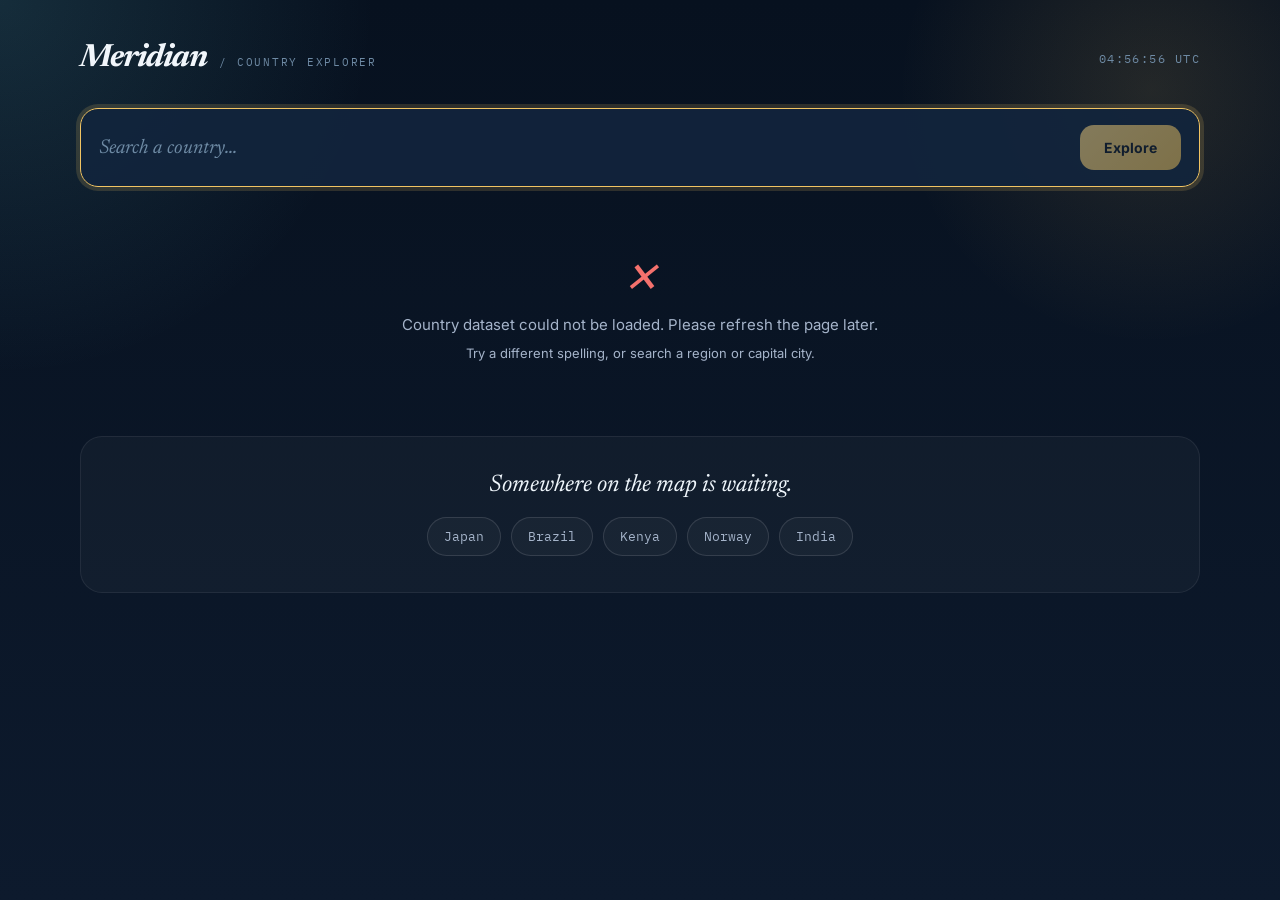
<file: Project/HTML,CSS,JS/country explore/index.html>
<!DOCTYPE html>
<html lang="en">
<head>
<meta charset="UTF-8">
<meta name="viewport" content="width=device-width, initial-scale=1.0">
<title>Meridian — Country Explorer</title>
<style>
  @import url('https://fonts.googleapis.com/css2?family=Newsreader:ital,wght@0,500;0,600;1,400&family=Inter:wght@400;500;600;700&family=IBM+Plex+Mono:wght@400;500&display=swap');

  :root{
    --bg: #08111f;
    --panel: rgba(18,36,60,0.92);
    --panel-surface: rgba(22,40,68,0.96);
    --grid-line: rgba(88,116,146,0.22);
    --ink: #F1F6FB;
    --ink-dim: #A5B4CA;
    --ink-dimmer: #6E8AA4;
    --gold: #F1C463;
    --gold-soft: rgba(241,196,99,0.18);
    --cyan: #6DD6E3;
    --error: #F4716D;
    --serif: 'Newsreader', serif;
    --sans: 'Inter', sans-serif;
    --mono: 'IBM Plex Mono', monospace;
  }

  *{
    box-sizing: border-box;
  }
  html, body{
    margin: 0;
    min-height: 100%;
    background: radial-gradient(circle at top left, rgba(109,214,227,0.14), transparent 24%),
                radial-gradient(circle at 90% 10%, rgba(241,196,99,0.12), transparent 18%),
                linear-gradient(180deg, #07111f 0%, #0d1a2d 100%);
    color: var(--ink);
    font-family: var(--sans);
  }

  body{
    background-attachment: fixed;
  }

  .wrap{
    width: min(1120px, calc(100% - 36px));
    margin: 0 auto;
    padding: 42px 0 72px;
  }

  .top-row{
    display: flex;
    align-items: center;
    justify-content: space-between;
    gap: 16px;
    margin-bottom: 34px;
  }
  .brand{
    display: flex;
    align-items: baseline;
    gap: 12px;
  }
  .brand .mark{
    font-family: var(--serif);
    font-style: italic;
    font-weight: 700;
    font-size: 32px;
    letter-spacing: -0.03em;
  }
  .brand .tag{
    font-family: var(--mono);
    font-size: 11px;
    color: var(--ink-dimmer);
    text-transform: uppercase;
    letter-spacing: 0.16em;
  }
  .coord{
    font-family: var(--mono);
    font-size: 12px;
    color: var(--ink-dimmer);
    letter-spacing: 0.12em;
  }

  .search-box{
    display: grid;
    grid-template-columns: 1fr auto;
    gap: 12px;
    background: var(--panel);
    border: 1px solid rgba(255,255,255,0.08);
    border-radius: 18px;
    padding: 16px 18px;
    box-shadow: 0 24px 52px rgba(0,0,0,0.2);
  }
  .search-box:focus-within{
    border-color: var(--gold);
    box-shadow: 0 0 0 4px rgba(241,196,99,0.16);
  }
  .search-box input{
    width: 100%;
    background: transparent;
    border: none;
    outline: none;
    font-family: var(--serif);
    font-style: italic;
    font-size: 20px;
    color: var(--ink);
    padding: 12px 0;
  }
  .search-box input::placeholder{
    color: var(--ink-dimmer);
  }
  .search-btn{
    background: linear-gradient(135deg, #f4d07d 0%, #e9bd57 100%);
    color: #101823;
    border: none;
    border-radius: 14px;
    padding: 14px 24px;
    font-family: var(--sans);
    font-weight: 700;
    font-size: 14px;
    cursor: pointer;
    transition: transform .18s ease, opacity .15s ease;
    white-space: nowrap;
  }
  .search-btn:hover{
    transform: translateY(-1px);
  }
  .search-btn:disabled{
    opacity: 0.5;
    cursor: default;
    transform: none;
  }

  .state-panel{
    margin-top: 66px;
    text-align: center;
    color: var(--ink-dim);
  }
  .state-panel.hidden{
    display: none;
  }
  .loading-dial{
    width: 40px;
    height: 40px;
    margin: 0 auto 16px;
    border-radius: 50%;
    border: 4px solid rgba(255,255,255,0.14);
    border-top-color: var(--gold);
    animation: spin 0.8s linear infinite;
  }
  @keyframes spin{
    to{ transform: rotate(360deg); }
  }
  .state-panel p{
    font-size: 15px;
    margin: 0;
    line-height: 1.6;
  }
  .error-panel .icon{
    font-family: var(--serif);
    font-style: italic;
    font-size: 42px;
    color: var(--error);
    display:block;
    margin-bottom: 10px;
  }
  .error-panel .err-name{
    color: var(--error);
    font-style: italic;
  }

  .welcome-panel{
    margin-top: 72px;
    text-align: center;
    color: var(--ink-dim);
    padding: 36px 28px;
    background: rgba(255,255,255,0.03);
    border: 1px solid rgba(255,255,255,0.07);
    border-radius: 22px;
  }
  .welcome-panel .big{
    font-family: var(--serif);
    font-style: italic;
    font-size: 24px;
    color: #eef5fb;
    margin-bottom: 20px;
  }
  .welcome-panel .examples{
    display:flex;
    justify-content: center;
    gap: 10px;
    flex-wrap: wrap;
  }
  .welcome-panel .examples span{
    font-family: var(--mono);
    font-size: 13px;
    padding: 10px 16px;
    border: 1px solid rgba(255,255,255,0.12);
    border-radius: 999px;
    cursor: pointer;
    transition: border-color .15s ease, color .15s ease, transform .15s ease;
    background: rgba(255,255,255,0.03);
  }
  .welcome-panel .examples span:hover{
    border-color: var(--gold);
    color: var(--gold);
    transform: translateY(-1px);
  }

  .match-list{
    margin-top: 34px;
  }
  .match-list.hidden{
    display:none;
  }
  .match-label{
    font-family: var(--mono);
    font-size: 11px;
    text-transform: uppercase;
    letter-spacing: 0.08em;
    color: var(--ink-dimmer);
    margin-bottom: 12px;
  }
  .match-item{
    display:flex;
    align-items:center;
    gap: 16px;
    padding: 16px 18px;
    background: var(--panel);
    border: 1px solid rgba(255,255,255,0.08);
    border-radius: 16px;
    margin-bottom: 12px;
    cursor: pointer;
    transition: transform .15s ease, border-color .15s ease;
  }
  .match-item:hover{
    border-color: var(--gold);
    transform: translateX(2px);
  }
  .match-item img{
    width: 52px;
    height: 34px;
    object-fit: cover;
    border-radius: 7px;
  }
  .match-item .m-name{
    font-weight: 600;
    font-size: 15px;
  }
  .match-item .m-region{
    font-family: var(--mono);
    font-size: 12px;
    color: var(--ink-dimmer);
  }

  #entry{
    margin-top: 42px;
  }
  #entry.hidden{
    display: none;
  }

  .entry-header{
    display:flex;
    gap: 26px;
    align-items: flex-start;
    padding-bottom: 24px;
    border-bottom: 1px solid rgba(255,255,255,0.08);
    margin-bottom: 30px;
    flex-wrap: wrap;
  }
  .flag-frame{
    flex-shrink: 0;
    width: 160px;
    min-height: 104px;
    border: 1px solid rgba(255,255,255,0.08);
    border-radius: 14px;
    padding: 8px;
    background: var(--panel);
  }
  .flag-frame img{
    width: 100%;
    display: block;
    border-radius: 10px;
  }
  .headword-block{
    flex: 1;
    min-width: 220px;
  }
  .headword{
    font-family: var(--serif);
    font-size: 42px;
    font-weight: 700;
    line-height: 1.05;
    margin-bottom: 10px;
  }
  .official-name{
    font-family: var(--mono);
    font-size: 13px;
    color: var(--ink-dimmer);
    margin-bottom: 18px;
  }
  .stamp-row{
    display:flex;
    gap: 10px;
    flex-wrap: wrap;
  }
  .stamp{
    font-family: var(--mono);
    font-size: 11.5px;
    padding: 6px 12px;
    border-radius: 999px;
    border: 1px solid var(--cyan);
    color: var(--cyan);
    text-transform: uppercase;
    letter-spacing: 0.04em;
  }

  .fact-grid{
    display:grid;
    grid-template-columns: repeat(3, minmax(0, 1fr));
    gap: 16px;
    margin-bottom: 28px;
  }
  .fact-box{
    background: var(--panel);
    border: 1px solid rgba(255,255,255,0.08);
    border-radius: 18px;
    padding: 20px 22px;
    min-height: 110px;
  }
  .fact-box .k{
    font-family: var(--mono);
    font-size: 10.5px;
    text-transform: uppercase;
    letter-spacing: 0.07em;
    color: var(--ink-dimmer);
    margin-bottom: 10px;
  }
  .fact-box .v{
    font-family: var(--sans);
    font-size: 16px;
    font-weight: 600;
    line-height: 1.5;
  }
  .fact-box .v.mono{
    font-family: var(--mono);
    font-weight: 500;
  }

  .section{
    margin-bottom: 26px;
  }
  .section-label{
    font-family: var(--mono);
    font-size: 11px;
    text-transform: uppercase;
    letter-spacing: 0.08em;
    color: var(--ink-dimmer);
    margin-bottom: 12px;
  }
  .chip-row{
    display:flex;
    flex-wrap: wrap;
    gap: 10px;
  }
  .info-chip{
    font-family: var(--mono);
    font-size: 12.5px;
    padding: 8px 14px;
    border-radius: 999px;
    background: var(--panel);
    border: 1px solid rgba(255,255,255,0.08);
    color: var(--ink-dim);
    transition: border-color .15s ease, color .15s ease, transform .15s ease;
  }
  .info-chip:hover{
    border-color: var(--gold);
    color: var(--ink);
    transform: translateY(-1px);
  }
  .border-chip{
    cursor: pointer;
  }
  .border-chip:hover{
    border-color: var(--gold);
    color: var(--gold);
  }
  .empty-note{
    font-family: var(--mono);
    font-size: 12.5px;
    color: var(--ink-dimmer);
    font-style: italic;
  }

  .source-note{
    margin-top: 36px;
    padding-top: 16px;
    border-top: 1px solid rgba(255,255,255,0.08);
    font-family: var(--mono);
    font-size: 11px;
    color: var(--ink-dimmer);
  }
  .source-note a{
    color: var(--cyan);
    text-decoration: none;
  }

  @media (max-width: 900px){
    .fact-grid{
      grid-template-columns: repeat(2, minmax(0, 1fr));
    }
  }
  @media (max-width: 760px){
    .top-row{
      flex-direction: column;
      align-items: flex-start;
    }
    .search-box{
      grid-template-columns: 1fr;
    }
    .search-btn{
      width: 100%;
    }
  }
  @media (max-width: 640px){
    .headword{
      font-size: 30px;
    }
    .flag-frame{
      width: 100%;
    }
    .fact-grid{
      grid-template-columns: 1fr;
    }
    .entry-header{
      padding-bottom: 20px;
    }
  }
</style>
</head>
<body>
<div class="wrap">

  <div class="top-row">
    <div class="brand">
      <span class="mark">Meridian</span>
      <span class="tag">/ country explorer</span>
    </div>
    <span class="coord" id="clock">--° --°</span>
  </div>

  <form class="search-box" id="searchForm">
    <input type="text" id="countryInput" placeholder="Search a country…" autocomplete="off" autofocus>
    <button type="submit" class="search-btn" id="searchBtn">Explore</button>
  </form>

  <div class="state-panel hidden" id="loadingPanel">
    <div class="loading-dial"></div>
    <p>Charting the coordinates…</p>
  </div>

  <div class="state-panel hidden error-panel" id="errorPanel">
    <span class="icon">✕</span>
    <p>No country found matching <span class="err-name" id="errorWord"></span>.</p>
    <p style="margin-top:6px; font-size:13px;">Try a different spelling, or search a region or capital city.</p>
  </div>

  <div class="welcome-panel" id="welcomePanel">
    <div class="big">Somewhere on the map is waiting.</div>
    <div class="examples">
      <span data-country="Japan">Japan</span>
      <span data-country="Brazil">Brazil</span>
      <span data-country="Kenya">Kenya</span>
      <span data-country="Norway">Norway</span>
      <span data-country="India">India</span>
    </div>
  </div>

  <div class="match-list hidden" id="matchList">
    <div class="match-label">Multiple matches — pick one</div>
    <div id="matchItems"></div>
  </div>

  <div id="entry" class="hidden"></div>

</div>

<script>
  const form = document.getElementById('searchForm');
  const input = document.getElementById('countryInput');
  const searchBtn = document.getElementById('searchBtn');
  const loadingPanel = document.getElementById('loadingPanel');
  const errorPanel = document.getElementById('errorPanel');
  const errorWord = document.getElementById('errorWord');
  const welcomePanel = document.getElementById('welcomePanel');
  const matchList = document.getElementById('matchList');
  const matchItems = document.getElementById('matchItems');
  const entryEl = document.getElementById('entry');
  const clock = document.getElementById('clock');

  const COUNTRY_DATA_URL = 'https://raw.githubusercontent.com/mledoze/countries/master/countries.json';
  let countryList = [];

  function setClock(){
    const now = new Date();
    clock.textContent = now.toUTCString().slice(17, 25) + ' UTC';
  }
  setClock();
  setInterval(setClock, 1000);

  document.querySelectorAll('.welcome-panel .examples span').forEach(el => {
    el.addEventListener('click', () => {
      input.value = el.dataset.country;
      form.requestSubmit();
    });
  });

  function showState(state, word){
    welcomePanel.classList.add('hidden');
    matchList.classList.add('hidden');
    loadingPanel.classList.toggle('hidden', state !== 'loading');
    errorPanel.classList.toggle('hidden', state !== 'error');
    entryEl.classList.toggle('hidden', state !== 'result');
    if (state === 'error') errorWord.textContent = `"${word}"`;
    if (state === 'idle') welcomePanel.classList.remove('hidden');
  }

  function escapeHtml(str){
    const div = document.createElement('div');
    div.textContent = str ?? '';
    return div.innerHTML;
  }

  function formatPopulation(num){
    if (typeof num !== 'number') return '—';
    return num.toLocaleString('en-US');
  }

  function formatCurrencies(currencies){
    if (!currencies) return [];
    return Object.values(currencies).map(c => {
      const name = c.name || 'Unknown';
      const symbol = c.symbol ? ` (${c.symbol})` : '';
      return `${name}${symbol}`;
    });
  }

  function formatLanguages(languages){
    if (!languages) return [];
    return Object.values(languages);
  }

  function getFlagUrl(country){
    if (!country.cca2) return '';
    return `https://flagcdn.com/w320/${country.cca2.toLowerCase()}.png`;
  }

  function mapCountryForRender(country){
    return {
      ...country,
      flags: {
        png: getFlagUrl(country),
        svg: getFlagUrl(country),
        alt: `Flag of ${country.name?.common || country.name?.official || country.cca3 || 'country'}`
      }
    };
  }

  async function loadCountryData(){
    try{
      const res = await fetch(COUNTRY_DATA_URL);
      if (!res.ok) throw new Error('Dataset load failed');
      const data = await res.json();
      if (!Array.isArray(data)) throw new Error('Invalid country data');
      countryList = data.map(mapCountryForRender);
    } catch(err){
      console.error(err);
      searchBtn.disabled = true;
      errorWord.textContent = 'country data unavailable';
      errorPanel.querySelector('p').textContent = 'Country dataset could not be loaded. Please refresh the page later.';
      showState('error', 'country data unavailable');
    }
  }

  function findBorderNames(codes){
    return codes.map(code => {
      const found = countryList.find(c => c.cca3 === code || c.cca2 === code);
      return { name: found?.name?.common || code, code };
    });
  }

  function renderCountry(country){
    const name = country.name?.common || 'Unknown';
    const officialName = country.name?.official || '';
    const flagUrl = country.flags?.svg || country.flags?.png || '';
    const flagAlt = country.flags?.alt || `Flag of ${name}`;
    const capital = (country.capital && country.capital.length) ? country.capital.join(', ') : 'No capital';
    const region = country.region || '—';
    const subregion = country.subregion || '';
    const population = formatPopulation(country.population);
    const currencies = formatCurrencies(country.currencies);
    const languages = formatLanguages(country.languages);
    const timezones = country.timezones || [];
    const borders = country.borders || [];

    let html = '';

    html += `<div class="entry-header">`;
    html += `<div class="flag-frame">${flagUrl ? `<img src="${flagUrl}" alt="${escapeHtml(flagAlt)}">` : `<div class="empty-note">${escapeHtml(country.flag || '')}</div>`}</div>`;
    html += `<div class="headword-block">`;
    html += `<div class="headword">${escapeHtml(name)}</div>`;
    if (officialName && officialName !== name){
      html += `<div class="official-name">${escapeHtml(officialName)}</div>`;
    }
    html += `<div class="stamp-row">`;
    html += `<span class="stamp">${escapeHtml(region)}</span>`;
    if (subregion) html += `<span class="stamp">${escapeHtml(subregion)}</span>`;
    if (country.cca2) html += `<span class="stamp">${escapeHtml(country.cca2)}</span>`;
    html += `</div></div></div>`;

    html += `<div class="fact-grid">`;
    html += `<div class="fact-box"><div class="k">Capital</div><div class="v">${escapeHtml(capital)}</div></div>`;
    html += `<div class="fact-box"><div class="k">Population</div><div class="v mono">${population}</div></div>`;
    html += `<div class="fact-box"><div class="k">Region</div><div class="v">${escapeHtml(region)}${subregion ? ' · ' + escapeHtml(subregion) : ''}</div></div>`;
    html += `</div>`;

    html += `<div class="section"><div class="section-label">Currencies</div>`;
    html += `<div class="chip-row">`;
    if (currencies.length){
      currencies.forEach(c => { html += `<span class="info-chip">${escapeHtml(c)}</span>`; });
    } else {
      html += `<span class="empty-note">No currency data available</span>`;
    }
    html += `</div></div>`;

    html += `<div class="section"><div class="section-label">Languages</div>`;
    html += `<div class="chip-row">`;
    if (languages.length){
      languages.forEach(l => { html += `<span class="info-chip">${escapeHtml(l)}</span>`; });
    } else {
      html += `<span class="empty-note">No language data available</span>`;
    }
    html += `</div></div>`;

    html += `<div class="section"><div class="section-label">Time zones</div>`;
    html += `<div class="chip-row">`;
    if (timezones.length){
      timezones.forEach(tz => { html += `<span class="info-chip">${escapeHtml(tz)}</span>`; });
    } else {
      html += `<span class="empty-note">No time zone data available</span>`;
    }
    html += `</div></div>`;

    html += `<div class="section" id="bordersSection"><div class="section-label">Bordering countries</div>`;
    html += `<div class="chip-row" id="bordersRow">`;
    if (borders.length){
      html += `<span class="empty-note">Loading borders…</span>`;
    } else {
      html += `<span class="empty-note">No land borders — this country is an island or isolated territory.</span>`;
    }
    html += `</div></div>`;

    html += `<div class="source-note">Data via <a href="https://github.com/mledoze/countries" target="_blank" rel="noopener">mledoze country dataset</a></div>`;

    entryEl.innerHTML = html;
    showState('result');

    if (borders.length){
      const borderCountries = findBorderNames(borders);
      const bordersRow = document.getElementById('bordersRow');
      if (bordersRow){
        bordersRow.innerHTML = '';
        borderCountries.forEach(b => {
          const chip = document.createElement('span');
          chip.className = 'info-chip border-chip';
          chip.textContent = b.name;
          chip.addEventListener('click', () => {
            input.value = b.name;
            form.requestSubmit();
          });
          bordersRow.appendChild(chip);
        });
      }
    }
  }

  function renderMatchList(countries){
    matchItems.innerHTML = '';
    countries.slice(0, 10).forEach(c => {
      const item = document.createElement('div');
      item.className = 'match-item';
      const flagUrl = c.flags?.png || c.flags?.svg || '';
      item.innerHTML = `
        ${flagUrl ? `<img src="${flagUrl}" alt="">` : `<span>${escapeHtml(c.flag || '')}</span>`}
        <div>
          <div class="m-name">${escapeHtml(c.name?.common || '')}</div>
          <div class="m-region">${escapeHtml(c.region || '')}${c.capital ? ' · ' + escapeHtml(c.capital[0]) : ''}</div>
        </div>
      `;
      item.addEventListener('click', () => {
        matchList.classList.add('hidden');
        renderCountry(c);
      });
      matchItems.appendChild(item);
    });
    welcomePanel.classList.add('hidden');
    loadingPanel.classList.add('hidden');
    errorPanel.classList.add('hidden');
    entryEl.classList.add('hidden');
    matchList.classList.remove('hidden');
  }

  async function lookup(query){
    if (!countryList.length) await loadCountryData();
    showState('loading');
    searchBtn.disabled = true;
    const search = query.trim().toLowerCase();

    try{
      const results = countryList.filter(c => {
        const common = c.name?.common?.toLowerCase() || '';
        const official = c.name?.official?.toLowerCase() || '';
        const capitals = (c.capital || []).join(' ').toLowerCase();
        const alt = (c.altSpellings || []).join(' ').toLowerCase();
        return common.includes(search) || official.includes(search) || capitals.includes(search) || alt.includes(search);
      });

      if (!results.length){
        showState('error', query);
        return;
      }

      const exact = results.find(c =>
        c.name?.common?.toLowerCase() === search ||
        c.name?.official?.toLowerCase() === search ||
        (c.capital || []).some(cap => cap.toLowerCase() === search)
      );

      if (exact || results.length === 1){
        renderCountry(exact || results[0]);
      } else {
        renderMatchList(results);
      }
    } catch(err){
      console.error(err);
      showState('error', query);
    } finally {
      searchBtn.disabled = false;
    }
  }

  form.addEventListener('submit', (e) => {
    e.preventDefault();
    const query = input.value.trim();
    if (!query) return;
    lookup(query);
  });

  loadCountryData();
</script>
</body>
</html>
</file>
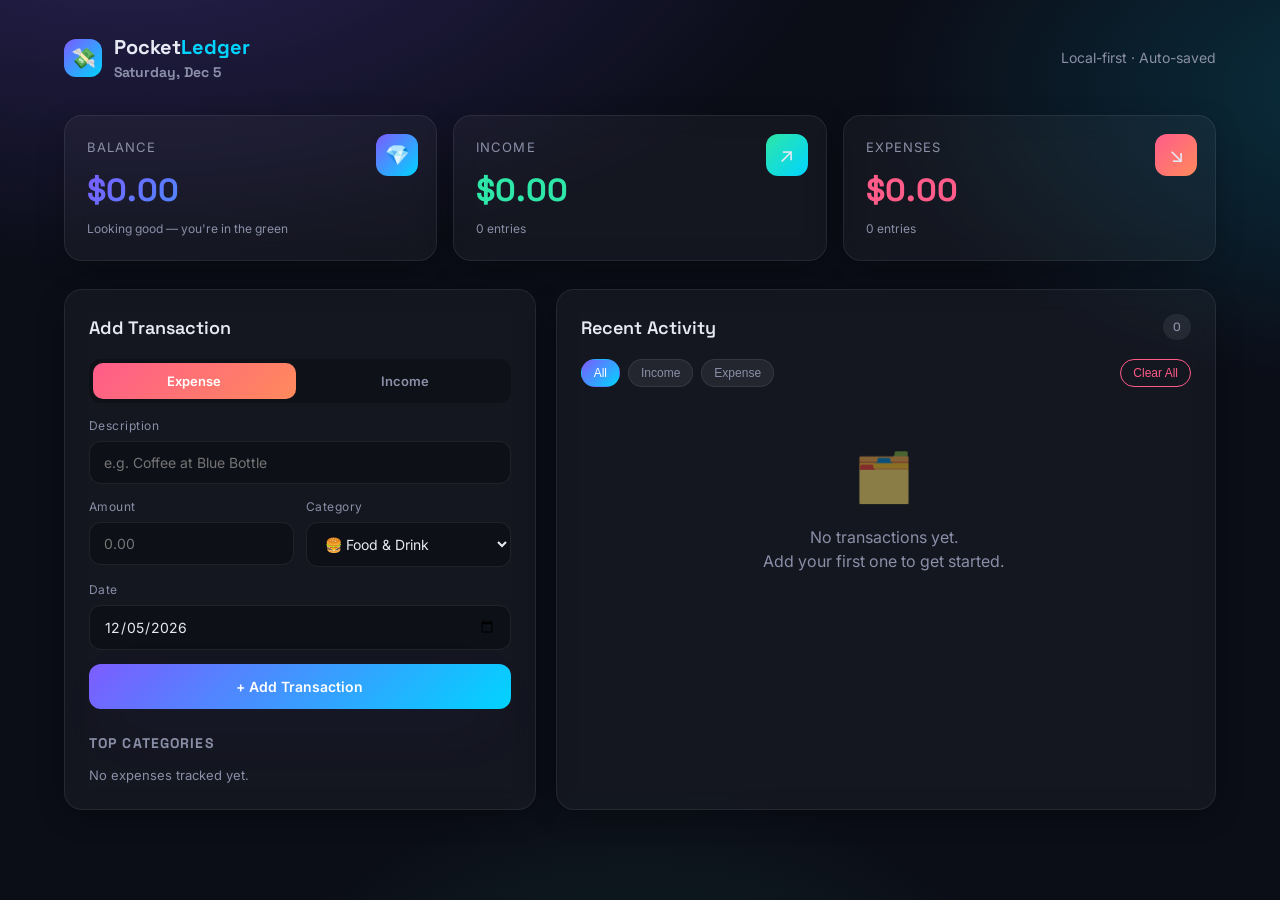
<file: Project/HTML,CSS,JS/Expense Tracker/index.html>
<!DOCTYPE html>
<html lang="en">
<head>
<meta charset="UTF-8" />
<meta name="viewport" content="width=device-width, initial-scale=1.0" />
<title>Expense Tracker — Track Your Spending Beautifully</title>
<meta name="description" content="A rich, modern expense tracker built with pure HTML, CSS, and JavaScript. Track income, expenses, categories, and balance." />
<link rel="preconnect" href="https://fonts.googleapis.com">
<link rel="preconnect" href="https://fonts.gstatic.com" crossorigin>
<link href="https://fonts.googleapis.com/css2?family=Inter:wght@400;500;600;700;800&family=Space+Grotesk:wght@600;700&display=swap" rel="stylesheet">
<style>
  :root {
    --bg-0: #0b0d17;
    --bg-1: #11142235;
    --surface: rgba(255,255,255,0.04);
    --surface-2: rgba(255,255,255,0.07);
    --border: rgba(255,255,255,0.08);
    --text: #e7e9f4;
    --muted: #8b8fa7;
    --primary: #7c5cff;
    --primary-2: #00d4ff;
    --success: #2ee6a8;
    --danger: #ff5c8a;
    --warning: #ffb547;
    --gradient: linear-gradient(135deg, #7c5cff 0%, #00d4ff 100%);
    --gradient-success: linear-gradient(135deg, #2ee6a8, #00d4ff);
    --gradient-danger: linear-gradient(135deg, #ff5c8a, #ff8a5c);
    --shadow-lg: 0 20px 60px -20px rgba(124,92,255,.45);
    --shadow-card: 0 8px 32px -8px rgba(0,0,0,.4);
    --radius: 18px;
  }

  * { box-sizing: border-box; margin: 0; padding: 0; }
  html, body { height: 100%; }
  body {
    font-family: 'Inter', system-ui, sans-serif;
    color: var(--text);
    background: var(--bg-0);
    background-image:
      radial-gradient(1200px 600px at 10% -10%, rgba(124,92,255,.25), transparent 60%),
      radial-gradient(900px 500px at 110% 10%, rgba(0,212,255,.18), transparent 60%),
      radial-gradient(700px 500px at 50% 120%, rgba(46,230,168,.12), transparent 60%);
    min-height: 100vh;
    line-height: 1.5;
    -webkit-font-smoothing: antialiased;
  }

  .app { max-width: 1200px; margin: 0 auto; padding: 32px 24px 80px; }

  header.top {
    display: flex; align-items: center; justify-content: space-between;
    margin-bottom: 32px;
  }
  .logo {
    display: flex; align-items: center; gap: 12px;
    font-family: 'Space Grotesk', sans-serif;
    font-weight: 700; font-size: 20px;
  }
  .logo-mark {
    width: 38px; height: 38px; border-radius: 12px;
    background: var(--gradient);
    display: grid; place-items: center;
    box-shadow: var(--shadow-lg);
    font-size: 20px;
  }
  .top .meta { color: var(--muted); font-size: 14px; }

  /* Stat cards */
  .stats {
    display: grid;
    grid-template-columns: repeat(3, 1fr);
    gap: 16px;
    margin-bottom: 28px;
  }
  .stat {
    position: relative; overflow: hidden;
    padding: 22px; border-radius: var(--radius);
    background: var(--surface); border: 1px solid var(--border);
    backdrop-filter: blur(12px);
    box-shadow: var(--shadow-card);
  }
  .stat .label { color: var(--muted); font-size: 13px; text-transform: uppercase; letter-spacing: .08em; }
  .stat .value {
    font-family: 'Space Grotesk', sans-serif;
    font-size: 32px; font-weight: 700; margin-top: 8px;
  }
  .stat .delta { font-size: 12px; color: var(--muted); margin-top: 6px; }
  .stat .icon {
    position: absolute; top: 18px; right: 18px;
    width: 42px; height: 42px; border-radius: 12px;
    display: grid; place-items: center;
    font-size: 20px;
  }
  .stat.balance .icon { background: var(--gradient); }
  .stat.income .icon { background: var(--gradient-success); }
  .stat.expense .icon { background: var(--gradient-danger); }
  .stat.balance .value { background: var(--gradient); -webkit-background-clip: text; background-clip: text; color: transparent; }
  .stat.income .value { color: var(--success); }
  .stat.expense .value { color: var(--danger); }

  /* Grid layout */
  .grid {
    display: grid;
    grid-template-columns: 1fr 1.4fr;
    gap: 20px;
  }

  .card {
    background: var(--surface);
    border: 1px solid var(--border);
    border-radius: var(--radius);
    padding: 24px;
    backdrop-filter: blur(12px);
    box-shadow: var(--shadow-card);
  }
  .card h2 {
    font-family: 'Space Grotesk', sans-serif;
    font-size: 18px; font-weight: 600;
    margin-bottom: 18px;
    display: flex; align-items: center; justify-content: space-between;
  }
  .card h2 .count {
    font-size: 12px; color: var(--muted); font-weight: 500;
    background: var(--surface-2); padding: 4px 10px; border-radius: 999px;
  }

  /* Form */
  .field { margin-bottom: 14px; }
  .field label { display: block; font-size: 12px; color: var(--muted); margin-bottom: 6px; letter-spacing: .04em; }
  .field input, .field select {
    width: 100%; padding: 12px 14px;
    background: rgba(0,0,0,.25);
    border: 1px solid var(--border);
    border-radius: 12px;
    color: var(--text);
    font-family: inherit; font-size: 14px;
    transition: border-color .2s, box-shadow .2s;
  }
  .field input:focus, .field select:focus {
    outline: none; border-color: var(--primary);
    box-shadow: 0 0 0 4px rgba(124,92,255,.18);
  }
  .row-2 { display: grid; grid-template-columns: 1fr 1fr; gap: 12px; }

  .type-toggle { display: grid; grid-template-columns: 1fr 1fr; gap: 8px; padding: 4px; background: rgba(0,0,0,.25); border-radius: 12px; margin-bottom: 14px; }
  .type-toggle button {
    padding: 10px; border-radius: 10px; border: none; cursor: pointer;
    background: transparent; color: var(--muted); font-weight: 600;
    font-family: inherit; font-size: 13px;
    transition: all .2s;
  }
  .type-toggle button.active.income { background: var(--gradient-success); color: #0b0d17; }
  .type-toggle button.active.expense { background: var(--gradient-danger); color: #fff; }

  .btn-primary {
    width: 100%; padding: 14px;
    background: var(--gradient); border: none; border-radius: 12px;
    color: #fff; font-weight: 600; font-size: 14px;
    font-family: inherit; cursor: pointer;
    box-shadow: var(--shadow-lg);
    transition: transform .15s, box-shadow .15s;
  }
  .btn-primary:hover { transform: translateY(-2px); box-shadow: 0 24px 70px -20px rgba(124,92,255,.6); }
  .btn-primary:active { transform: translateY(0); }

  /* Filters */
  .filters { display: flex; gap: 8px; flex-wrap: wrap; margin-bottom: 14px; }
  .chip {
    padding: 6px 12px; border-radius: 999px;
    background: var(--surface-2); border: 1px solid var(--border);
    color: var(--muted); font-size: 12px; cursor: pointer;
    transition: all .2s;
  }
  .chip.active { background: var(--gradient); color: #fff; border-color: transparent; }

  /* Transactions */
  .tx-list { display: flex; flex-direction: column; gap: 10px; max-height: 520px; overflow-y: auto; padding-right: 4px; }
  .tx-list::-webkit-scrollbar { width: 6px; }
  .tx-list::-webkit-scrollbar-thumb { background: var(--border); border-radius: 3px; }
  .tx {
    display: flex; align-items: center; gap: 14px;
    padding: 14px; border-radius: 14px;
    background: var(--surface-2); border: 1px solid var(--border);
    transition: transform .15s, border-color .2s;
  }
  .tx:hover { transform: translateX(2px); border-color: rgba(124,92,255,.35); }
  .tx .cat-icon {
    width: 44px; height: 44px; border-radius: 12px;
    background: rgba(0,0,0,.35); display: grid; place-items: center;
    font-size: 22px; flex-shrink: 0;
  }
  .tx .info { flex: 1; min-width: 0; }
  .tx .title { font-weight: 600; font-size: 14px; }
  .tx .sub { color: var(--muted); font-size: 12px; margin-top: 2px; }
  .tx .amt { font-family: 'Space Grotesk', sans-serif; font-weight: 700; font-size: 16px; }
  .tx .amt.income { color: var(--success); }
  .tx .amt.expense { color: var(--danger); }
  .tx .del {
    background: transparent; border: none; color: var(--muted);
    cursor: pointer; font-size: 18px; padding: 4px 8px; border-radius: 8px;
    transition: all .2s; opacity: 0;
  }
  .tx:hover .del { opacity: 1; }
  .tx .del:hover { color: var(--danger); background: rgba(255,92,138,.1); }

  .empty {
    text-align: center; padding: 40px 20px; color: var(--muted);
  }
  .empty .icon { font-size: 48px; margin-bottom: 12px; opacity: .5; }

  /* Category breakdown */
  .breakdown { margin-top: 24px; }
  .breakdown h3 {
    font-family: 'Space Grotesk', sans-serif;
    font-size: 14px; color: var(--muted); margin-bottom: 12px;
    text-transform: uppercase; letter-spacing: .08em;
  }
  .cat-row { margin-bottom: 12px; }
  .cat-row .head { display: flex; justify-content: space-between; font-size: 13px; margin-bottom: 6px; }
  .cat-row .head .name { display: flex; align-items: center; gap: 8px; }
  .bar { height: 6px; background: rgba(0,0,0,.3); border-radius: 999px; overflow: hidden; }
  .bar .fill { height: 100%; background: var(--gradient); border-radius: 999px; transition: width .5s ease; }

  @media (max-width: 860px) {
    .grid { grid-template-columns: 1fr; }
    .stats { grid-template-columns: 1fr; }
    .stat .value { font-size: 26px; }
  }
</style>
</head>
<body>
<div class="app">
  <header class="top">
    <div class="logo">
      <div class="logo-mark">💸</div>
      <div>
        <div>Pocket<span style="color:var(--primary-2)">Ledger</span></div>
        <div class="meta" id="todayDate"></div>
      </div>
    </div>
    <div class="meta">Local-first · Auto-saved</div>
  </header>

  <section class="stats">
    <div class="stat balance">
      <div class="icon">💎</div>
      <div class="label">Balance</div>
      <div class="value" id="balance">$0.00</div>
      <div class="delta" id="balanceDelta">Start adding transactions</div>
    </div>
    <div class="stat income">
      <div class="icon">↗</div>
      <div class="label">Income</div>
      <div class="value" id="income">$0.00</div>
      <div class="delta" id="incomeCount">0 entries</div>
    </div>
    <div class="stat expense">
      <div class="icon">↘</div>
      <div class="label">Expenses</div>
      <div class="value" id="expense">$0.00</div>
      <div class="delta" id="expenseCount">0 entries</div>
    </div>
  </section>

  <div class="grid">
    <!-- Form + breakdown -->
    <div class="card">
      <h2>Add Transaction</h2>

      <div class="type-toggle">
        <button type="button" class="active expense" data-type="expense" id="typeExpense">Expense</button>
        <button type="button" class="income" data-type="income" id="typeIncome">Income</button>
      </div>

      <form id="txForm">
        <div class="field">
          <label>Description</label>
          <input type="text" id="desc" placeholder="e.g. Coffee at Blue Bottle" required maxlength="60" />
        </div>
        <div class="row-2">
          <div class="field">
            <label>Amount</label>
            <input type="number" id="amount" placeholder="0.00" step="0.01" min="0.01" required />
          </div>
          <div class="field">
            <label>Category</label>
            <select id="category"></select>
          </div>
        </div>
        <div class="field">
          <label>Date</label>
          <input type="date" id="date" required />
        </div>
        <button type="submit" class="btn-primary">+ Add Transaction</button>
      </form>

      <div class="breakdown">
        <h3>Top Categories</h3>
        <div id="breakdown"></div>
      </div>
    </div>

    <!-- Transactions list -->
    <div class="card">
      <h2>Recent Activity <span class="count" id="txCount">0</span></h2>

      <div class="filters" id="filters">
        <button class="chip active" data-filter="all">All</button>
        <button class="chip" data-filter="income">Income</button>
        <button class="chip" data-filter="expense">Expense</button>
        <button class="chip" data-filter="clear" style="margin-left:auto;background:transparent;border-color:var(--danger);color:var(--danger)">Clear All</button>
      </div>

      <div class="tx-list" id="txList"></div>
    </div>
  </div>
</div>

<script>
  const CATEGORIES = {
    expense: [
      { id: 'food', name: 'Food & Drink', icon: '🍔' },
      { id: 'transport', name: 'Transport', icon: '🚗' },
      { id: 'shopping', name: 'Shopping', icon: '🛍️' },
      { id: 'bills', name: 'Bills & Utilities', icon: '🧾' },
      { id: 'entertainment', name: 'Entertainment', icon: '🎬' },
      { id: 'health', name: 'Health', icon: '💊' },
      { id: 'travel', name: 'Travel', icon: '✈️' },
      { id: 'other_exp', name: 'Other', icon: '📦' },
    ],
    income: [
      { id: 'salary', name: 'Salary', icon: '💼' },
      { id: 'freelance', name: 'Freelance', icon: '💻' },
      { id: 'investment', name: 'Investment', icon: '📈' },
      { id: 'gift', name: 'Gift', icon: '🎁' },
      { id: 'other_inc', name: 'Other', icon: '💰' },
    ],
  };
  const ALL_CATS = [...CATEGORIES.expense, ...CATEGORIES.income];
  const catById = (id) => ALL_CATS.find(c => c.id === id) || { name: 'Other', icon: '📦' };

  const STORAGE_KEY = 'pocketledger.transactions.v1';
  let state = {
    type: 'expense',
    filter: 'all',
    transactions: load(),
  };

  function load() {
    try { return JSON.parse(localStorage.getItem(STORAGE_KEY)) || []; }
    catch { return []; }
  }
  function save() { localStorage.setItem(STORAGE_KEY, JSON.stringify(state.transactions)); }

  const fmt = (n) => new Intl.NumberFormat(undefined, { style: 'currency', currency: 'USD' }).format(n);

  // Init UI
  document.getElementById('todayDate').textContent = new Date().toLocaleDateString(undefined, { weekday: 'long', month: 'short', day: 'numeric' });
  document.getElementById('date').valueAsDate = new Date();

  function renderCategoryOptions() {
    const sel = document.getElementById('category');
    sel.innerHTML = CATEGORIES[state.type].map(c => `<option value="${c.id}">${c.icon}  ${c.name}</option>`).join('');
  }
  renderCategoryOptions();

  // Type toggle
  document.querySelectorAll('.type-toggle button').forEach(btn => {
    btn.addEventListener('click', () => {
      state.type = btn.dataset.type;
      document.querySelectorAll('.type-toggle button').forEach(b => b.classList.remove('active'));
      btn.classList.add('active');
      renderCategoryOptions();
    });
  });

  // Filters
  document.querySelectorAll('#filters .chip').forEach(chip => {
    chip.addEventListener('click', () => {
      if (chip.dataset.filter === 'clear') {
        if (confirm('Delete all transactions? This cannot be undone.')) {
          state.transactions = [];
          save(); render();
        }
        return;
      }
      state.filter = chip.dataset.filter;
      document.querySelectorAll('#filters .chip').forEach(c => c.classList.toggle('active', c === chip));
      render();
    });
  });

  // Form submit
  document.getElementById('txForm').addEventListener('submit', (e) => {
    e.preventDefault();
    const tx = {
      id: crypto.randomUUID(),
      type: state.type,
      desc: document.getElementById('desc').value.trim(),
      amount: parseFloat(document.getElementById('amount').value),
      category: document.getElementById('category').value,
      date: document.getElementById('date').value,
      createdAt: Date.now(),
    };
    if (!tx.desc || !(tx.amount > 0)) return;
    state.transactions.unshift(tx);
    save();
    e.target.reset();
    document.getElementById('date').valueAsDate = new Date();
    render();
  });

function deleteTx(id) {
  const tx = state.transactions.find(t => t.id === id);
  if (!tx) return;
  if (!confirm(`Delete "${tx.desc}"? This cannot be undone.`)) return;
  state.transactions = state.transactions.filter(t => t.id !== id);
  save(); render();
}

  function render() {
    const txs = state.transactions;
    const income = txs.filter(t => t.type === 'income').reduce((s, t) => s + t.amount, 0);
    const expense = txs.filter(t => t.type === 'expense').reduce((s, t) => s + t.amount, 0);
    const balance = income - expense;

    document.getElementById('balance').textContent = fmt(balance);
    document.getElementById('income').textContent = fmt(income);
    document.getElementById('expense').textContent = fmt(expense);
    document.getElementById('incomeCount').textContent = `${txs.filter(t=>t.type==='income').length} entries`;
    document.getElementById('expenseCount').textContent = `${txs.filter(t=>t.type==='expense').length} entries`;
    document.getElementById('balanceDelta').textContent =
      balance >= 0 ? 'Looking good — you\'re in the green' : 'Spending exceeds income';

    // Filtered list
    const filtered = state.filter === 'all' ? txs : txs.filter(t => t.type === state.filter);
    document.getElementById('txCount').textContent = filtered.length;

    const list = document.getElementById('txList');
    if (filtered.length === 0) {
      list.innerHTML = `<div class="empty"><div class="icon">🗂️</div><div>No transactions yet.<br/>Add your first one to get started.</div></div>`;
    } else {
      list.innerHTML = filtered
        .slice()
        .sort((a,b) => (b.date.localeCompare(a.date)) || (b.createdAt - a.createdAt))
        .map(t => {
          const c = catById(t.category);
          const d = new Date(t.date).toLocaleDateString(undefined, { month: 'short', day: 'numeric', year: 'numeric' });
          return `
            <div class="tx">
              <div class="cat-icon">${c.icon}</div>
              <div class="info">
                <div class="title">${escapeHtml(t.desc)}</div>
                <div class="sub">${c.name} · ${d}</div>
              </div>
              <div class="amt ${t.type}">${t.type === 'expense' ? '-' : '+'}${fmt(t.amount)}</div>
              <button class="del" title="Delete" onclick="deleteTx('${t.id}')">✕</button>
            </div>`;
        }).join('');
    }

    // Category breakdown (expenses only)
    const expByCat = {};
    txs.filter(t => t.type === 'expense').forEach(t => {
      expByCat[t.category] = (expByCat[t.category] || 0) + t.amount;
    });
    const totals = Object.entries(expByCat).sort((a,b) => b[1]-a[1]).slice(0,5);
    const max = totals[0]?.[1] || 1;
    const breakdown = document.getElementById('breakdown');
    if (totals.length === 0) {
      breakdown.innerHTML = `<div style="color:var(--muted);font-size:13px">No expenses tracked yet.</div>`;
    } else {
      breakdown.innerHTML = totals.map(([cat, val]) => {
        const c = catById(cat);
        const pct = (val/max)*100;
        return `
          <div class="cat-row">
            <div class="head">
              <div class="name">${c.icon} ${c.name}</div>
              <div style="color:var(--muted)">${fmt(val)}</div>
            </div>
            <div class="bar"><div class="fill" style="width:${pct}%"></div></div>
          </div>`;
      }).join('');
    }
  }

  function escapeHtml(s) {
    return s.replace(/[&<>"']/g, ch => ({'&':'&amp;','<':'&lt;','>':'&gt;','"':'&quot;',"'":'&#39;'}[ch]));
  }

  window.deleteTx = deleteTx;
  render();
</script>
</body>
</html>
</file>
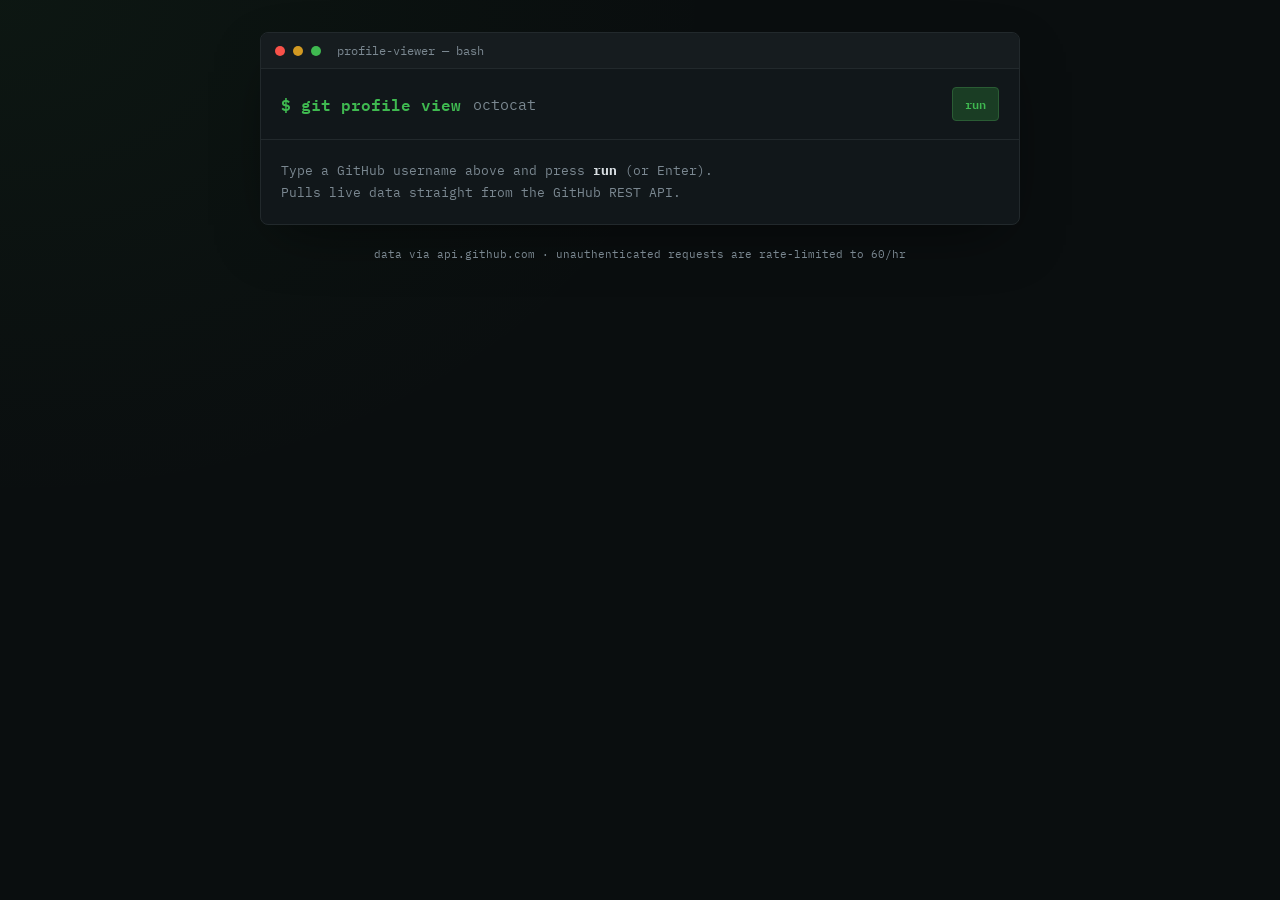
<file: Project/HTML,CSS,JS/github profile viewer/index.html>
<!DOCTYPE html>
<html lang="en">
<head>
<meta charset="UTF-8">
<meta name="viewport" content="width=device-width, initial-scale=1.0">
<title>git profile view</title>
<link rel="preconnect" href="https://fonts.googleapis.com">
<link href="https://fonts.googleapis.com/css2?family=IBM+Plex+Mono:wght@400;500;600;700&family=IBM+Plex+Sans:wght@400;500;600&display=swap" rel="stylesheet">
<style>
  :root{
    --bg: #0a0e0f;
    --panel: #11171a;
    --panel-border: #22292c;
    --text: #d8dee2;
    --text-dim: #7b8891;
    --add: #3fb950;
    --add-dim: #1a3d24;
    --rm: #f85149;
    --rm-dim: #3d1a1a;
    --link: #d29922;
    --mono: 'IBM Plex Mono', monospace;
    --sans: 'IBM Plex Sans', sans-serif;
  }
  *{box-sizing:border-box;}
  body{
    margin:0;
    background:
      radial-gradient(ellipse at top left, rgba(63,185,80,0.05), transparent 40%),
      var(--bg);
    color:var(--text);
    font-family:var(--sans);
    min-height:100vh;
    padding:32px 16px 80px;
  }
  .wrap{max-width:760px;margin:0 auto;}

  /* terminal chrome */
  .term{
    background:var(--panel);
    border:1px solid var(--panel-border);
    border-radius:8px;
    overflow:hidden;
    box-shadow:0 20px 60px -20px rgba(0,0,0,0.6);
  }
  .term-bar{
    display:flex;align-items:center;gap:8px;
    padding:10px 14px;
    background:#161c1f;
    border-bottom:1px solid var(--panel-border);
  }
  .dot{width:10px;height:10px;border-radius:50%;}
  .dot.r{background:#f85149;}
  .dot.y{background:#d29922;}
  .dot.g{background:#3fb950;}
  .term-title{
    margin-left:8px;font-family:var(--mono);font-size:12px;color:var(--text-dim);
  }

  .cmd-row{
    display:flex;align-items:center;gap:10px;
    padding:18px 20px;
    font-family:var(--mono);
    border-bottom:1px solid var(--panel-border);
  }
  .prompt{color:var(--add);font-weight:600;white-space:nowrap;}
  .cmd-row input{
    flex:1;background:transparent;border:none;outline:none;
    color:var(--text);font-family:var(--mono);font-size:15px;
    caret-color:var(--add);
  }
  .cmd-row input::placeholder{color:var(--text-dim);}
  .go-btn{
    background:var(--add-dim);color:var(--add);
    border:1px solid #2a5c34;border-radius:4px;
    font-family:var(--mono);font-size:12px;font-weight:600;
    padding:6px 12px;cursor:pointer;white-space:nowrap;
  }
  .go-btn:hover{background:#204a29;}
  .go-btn:disabled{opacity:0.5;cursor:default;}

  .body-area{padding:20px;min-height:60px;}

  .hint{
    font-family:var(--mono);color:var(--text-dim);font-size:13px;line-height:1.7;
  }
  .hint b{color:var(--text);}

  .err{
    font-family:var(--mono);color:var(--rm);font-size:13px;
    background:var(--rm-dim);border:1px solid #5c2323;border-radius:4px;
    padding:12px 14px;
  }

  .loading{font-family:var(--mono);color:var(--text-dim);font-size:13px;}
  .loading .cur{animation:blink 1s step-end infinite;}
  @keyframes blink{50%{opacity:0;}}

  /* profile card */
  .profile{display:none;}
  .profile.show{display:block;animation:fadeup 0.35s ease both;}
  @keyframes fadeup{from{opacity:0;transform:translateY(6px);}to{opacity:1;transform:translateY(0);}}

  .p-head{display:flex;gap:16px;align-items:flex-start;margin-bottom:18px;}
  .avatar{
    width:72px;height:72px;border-radius:6px;
    border:1px solid var(--panel-border);
    flex-shrink:0;
  }
  .p-idline{font-family:var(--mono);font-size:12px;color:var(--text-dim);margin-bottom:4px;}
  .p-name{font-family:var(--sans);font-weight:600;font-size:19px;color:var(--text);}
  .p-login{font-family:var(--mono);color:var(--link);font-size:13px;margin-left:6px;}
  .p-bio{font-family:var(--sans);color:var(--text);font-size:14px;line-height:1.55;margin-top:8px;}
  .p-meta{
    display:flex;flex-wrap:wrap;gap:10px 18px;margin-top:10px;
    font-family:var(--mono);font-size:12px;color:var(--text-dim);
  }
  .p-meta span b{color:var(--text);font-weight:500;}
  .p-meta a{color:var(--link);text-decoration:none;}
  .p-meta a:hover{text-decoration:underline;}

  /* diffstat */
  .diffstat{
    font-family:var(--mono);font-size:12px;
    border:1px solid var(--panel-border);
    border-radius:6px;
    padding:14px 16px;
    margin:16px 0 20px;
    background:#0d1315;
  }
  .diffstat-title{color:var(--text-dim);margin-bottom:10px;}
  .ds-row{display:flex;align-items:center;gap:10px;margin-bottom:8px;}
  .ds-row:last-child{margin-bottom:0;}
  .ds-label{width:96px;color:var(--text-dim);flex-shrink:0;}
  .ds-num{width:46px;text-align:right;flex-shrink:0;font-weight:600;}
  .ds-num.add{color:var(--add);}
  .ds-num.rm{color:var(--rm);}
  .ds-bar{flex:1;display:flex;gap:1px;height:12px;border-radius:2px;overflow:hidden;background:#1c2427;}
  .ds-fill{height:100%;}
  .ds-fill.add{background:var(--add);}
  .ds-fill.rm{background:var(--rm);}

  /* repo listing */
  .section-label{
    font-family:var(--mono);font-size:12px;color:var(--text-dim);
    margin:22px 0 8px;padding-bottom:6px;border-bottom:1px solid var(--panel-border);
  }
  .repo-list{display:flex;flex-direction:column;}
  .repo-row{
    display:flex;align-items:baseline;gap:10px;
    padding:9px 0;border-bottom:1px solid #1a2124;
    font-family:var(--mono);font-size:12.5px;
  }
  .repo-row:last-child{border-bottom:none;}
  .lang-dot{width:8px;height:8px;border-radius:50%;flex-shrink:0;background:var(--text-dim);}
  .repo-name{color:var(--text);font-weight:600;text-decoration:none;flex-shrink:0;}
  .repo-name:hover{color:var(--link);}
  .repo-desc{
    color:var(--text-dim);flex:1;min-width:0;overflow:hidden;text-overflow:ellipsis;
    white-space:nowrap;font-family:var(--sans);font-size:12.5px;
  }
  .repo-star{color:var(--link);flex-shrink:0;white-space:nowrap;}

  .empty-note{font-family:var(--mono);color:var(--text-dim);font-size:12px;padding:8px 0;}

  footer{
    text-align:center;font-family:var(--mono);color:var(--text-dim);
    font-size:11px;margin-top:22px;
  }

  @media (max-width:480px){
    .p-head{flex-direction:column;align-items:flex-start;}
    .repo-desc{display:none;}
  }
</style>
</head>
<body>
<div class="wrap">
  <div class="term">
    <div class="term-bar">
      <div class="dot r"></div><div class="dot y"></div><div class="dot g"></div>
      <div class="term-title">profile-viewer — bash</div>
    </div>
    <div class="cmd-row">
      <span class="prompt">$ git profile view</span>
      <input id="username" type="text" placeholder="octocat" autocomplete="off" spellcheck="false">
      <button class="go-btn" id="goBtn">run</button>
    </div>
    <div class="body-area" id="body">
      <div class="hint">
        Type a GitHub username above and press <b>run</b> (or Enter).<br>
        Pulls live data straight from the GitHub REST API.
      </div>
    </div>
  </div>
  <footer>data via api.github.com · unauthenticated requests are rate-limited to 60/hr</footer>
</div>

<script>
const input = document.getElementById('username');
const goBtn = document.getElementById('goBtn');
const body = document.getElementById('body');

function esc(s){
  const d = document.createElement('div');
  d.innerText = s ?? '';
  return d.innerHTML;
}

function fmtNum(n){
  if(n >= 1000) return (n/1000).toFixed(n % 1000 === 0 ? 0 : 1) + 'k';
  return String(n);
}

function timeAgo(dateStr){
  const d = new Date(dateStr);
  const diff = Math.floor((Date.now() - d.getTime())/1000);
  const units = [[31536000,'y'],[2592000,'mo'],[86400,'d'],[3600,'h'],[60,'m']];
  for(const [s,label] of units){
    if(diff >= s) return Math.floor(diff/s) + label + ' ago';
  }
  return 'just now';
}

const LANG_COLORS = {
  JavaScript:'#f1e05a', TypeScript:'#3178c6', Python:'#3572A5', Java:'#b07219',
  Go:'#00ADD8', Rust:'#dea584', C:'#555555', 'C++':'#f34b7d', 'C#':'#178600',
  HTML:'#e34c26', CSS:'#563d7c', Ruby:'#701516', PHP:'#4F5D95', Shell:'#89e051',
  Swift:'#F05138', Kotlin:'#A97BFF', Dart:'#00B4AB', Vue:'#41b883'
};

function langColor(lang){
  return LANG_COLORS[lang] || '#8b949e';
}

async function runSearch(){
  const username = input.value.trim();
  if(!username){
    input.focus();
    return;
  }
  goBtn.disabled = true;
  body.innerHTML = `<div class="loading">fetching /users/${esc(username)}<span class="cur">_</span></div>`;

  try {
    const [userRes, reposRes] = await Promise.all([
      fetch(`https://api.github.com/users/${encodeURIComponent(username)}`),
      fetch(`https://api.github.com/users/${encodeURIComponent(username)}/repos?sort=updated&per_page=100`)
    ]);

    if(userRes.status === 404){
      body.innerHTML = `<div class="err">error: user '${esc(username)}' not found (404)</div>`;
      goBtn.disabled = false;
      return;
    }
    if(!userRes.ok){
      let msg = 'request failed';
      if(userRes.status === 403) msg = 'rate limit exceeded — try again later';
      body.innerHTML = `<div class="err">error: ${esc(msg)} (${userRes.status})</div>`;
      goBtn.disabled = false;
      return;
    }

    const user = await userRes.json();
    const repos = reposRes.ok ? await reposRes.json() : [];

    // diffstat scaling
    const maxVal = Math.max(user.followers, user.following, user.public_repos, 1);
    const scale = v => Math.max(4, Math.round((v/maxVal)*100));

    const topRepos = [...repos]
      .filter(r => !r.fork)
      .sort((a,b) => b.stargazers_count - a.stargazers_count)
      .slice(0, 8);

    let reposHtml = '';
    if(topRepos.length === 0){
      reposHtml = `<div class="empty-note">no public, non-fork repositories to show.</div>`;
    } else {
      reposHtml = `<div class="repo-list">` + topRepos.map(r => `
        <div class="repo-row">
          <span class="lang-dot" style="background:${langColor(r.language)}"></span>
          <a class="repo-name" href="${r.html_url}" target="_blank" rel="noopener">${esc(r.name)}</a>
          <span class="repo-desc">${esc(r.description || 'no description')}</span>
          <span class="repo-star">★ ${fmtNum(r.stargazers_count)}</span>
        </div>
      `).join('') + `</div>`;
    }

    body.innerHTML = `
      <div class="profile show">
        <div class="p-head">
          <img class="avatar" src="${user.avatar_url}" alt="${esc(user.login)} avatar">
          <div>
            <div class="p-idline"># ${esc(user.login)} — joined ${new Date(user.created_at).toLocaleDateString('en-US',{year:'numeric',month:'short'})}</div>
            <span class="p-name">${esc(user.name || user.login)}</span><span class="p-login">@${esc(user.login)}</span>
            ${user.bio ? `<div class="p-bio">${esc(user.bio)}</div>` : ''}
            <div class="p-meta">
              ${user.company ? `<span>🏢 <b>${esc(user.company)}</b></span>` : ''}
              ${user.location ? `<span>📍 <b>${esc(user.location)}</b></span>` : ''}
              ${user.blog ? `<span>🔗 <a href="${user.blog.startsWith('http') ? user.blog : 'https://'+user.blog}" target="_blank" rel="noopener">${esc(user.blog)}</a></span>` : ''}
              <span>🕓 last updated ${timeAgo(user.updated_at)}</span>
            </div>
          </div>
        </div>

        <div class="diffstat">
          <div class="diffstat-title">git diff --stat  (profile summary)</div>
          <div class="ds-row">
            <span class="ds-label">repos</span>
            <span class="ds-num add">${user.public_repos}</span>
            <span class="ds-bar"><span class="ds-fill add" style="width:${scale(user.public_repos)}%"></span></span>
          </div>
          <div class="ds-row">
            <span class="ds-label">followers</span>
            <span class="ds-num add">${user.followers}</span>
            <span class="ds-bar"><span class="ds-fill add" style="width:${scale(user.followers)}%"></span></span>
          </div>
          <div class="ds-row">
            <span class="ds-label">following</span>
            <span class="ds-num rm">${user.following}</span>
            <span class="ds-bar"><span class="ds-fill rm" style="width:${scale(user.following)}%"></span></span>
          </div>
          <div class="ds-row">
            <span class="ds-label">gists</span>
            <span class="ds-num add">${user.public_gists}</span>
            <span class="ds-bar"><span class="ds-fill add" style="width:${scale(user.public_gists)}%"></span></span>
          </div>
        </div>

        <div class="section-label">top repositories (by ★, excluding forks)</div>
        ${reposHtml}
      </div>
    `;
  } catch(e){
    body.innerHTML = `<div class="err">error: network request failed — ${esc(e.message)}</div>`;
  } finally {
    goBtn.disabled = false;
  }
}

goBtn.addEventListener('click', runSearch);
input.addEventListener('keydown', (e) => {
  if(e.key === 'Enter') runSearch();
});
</script>
</body>
</html>
</file>
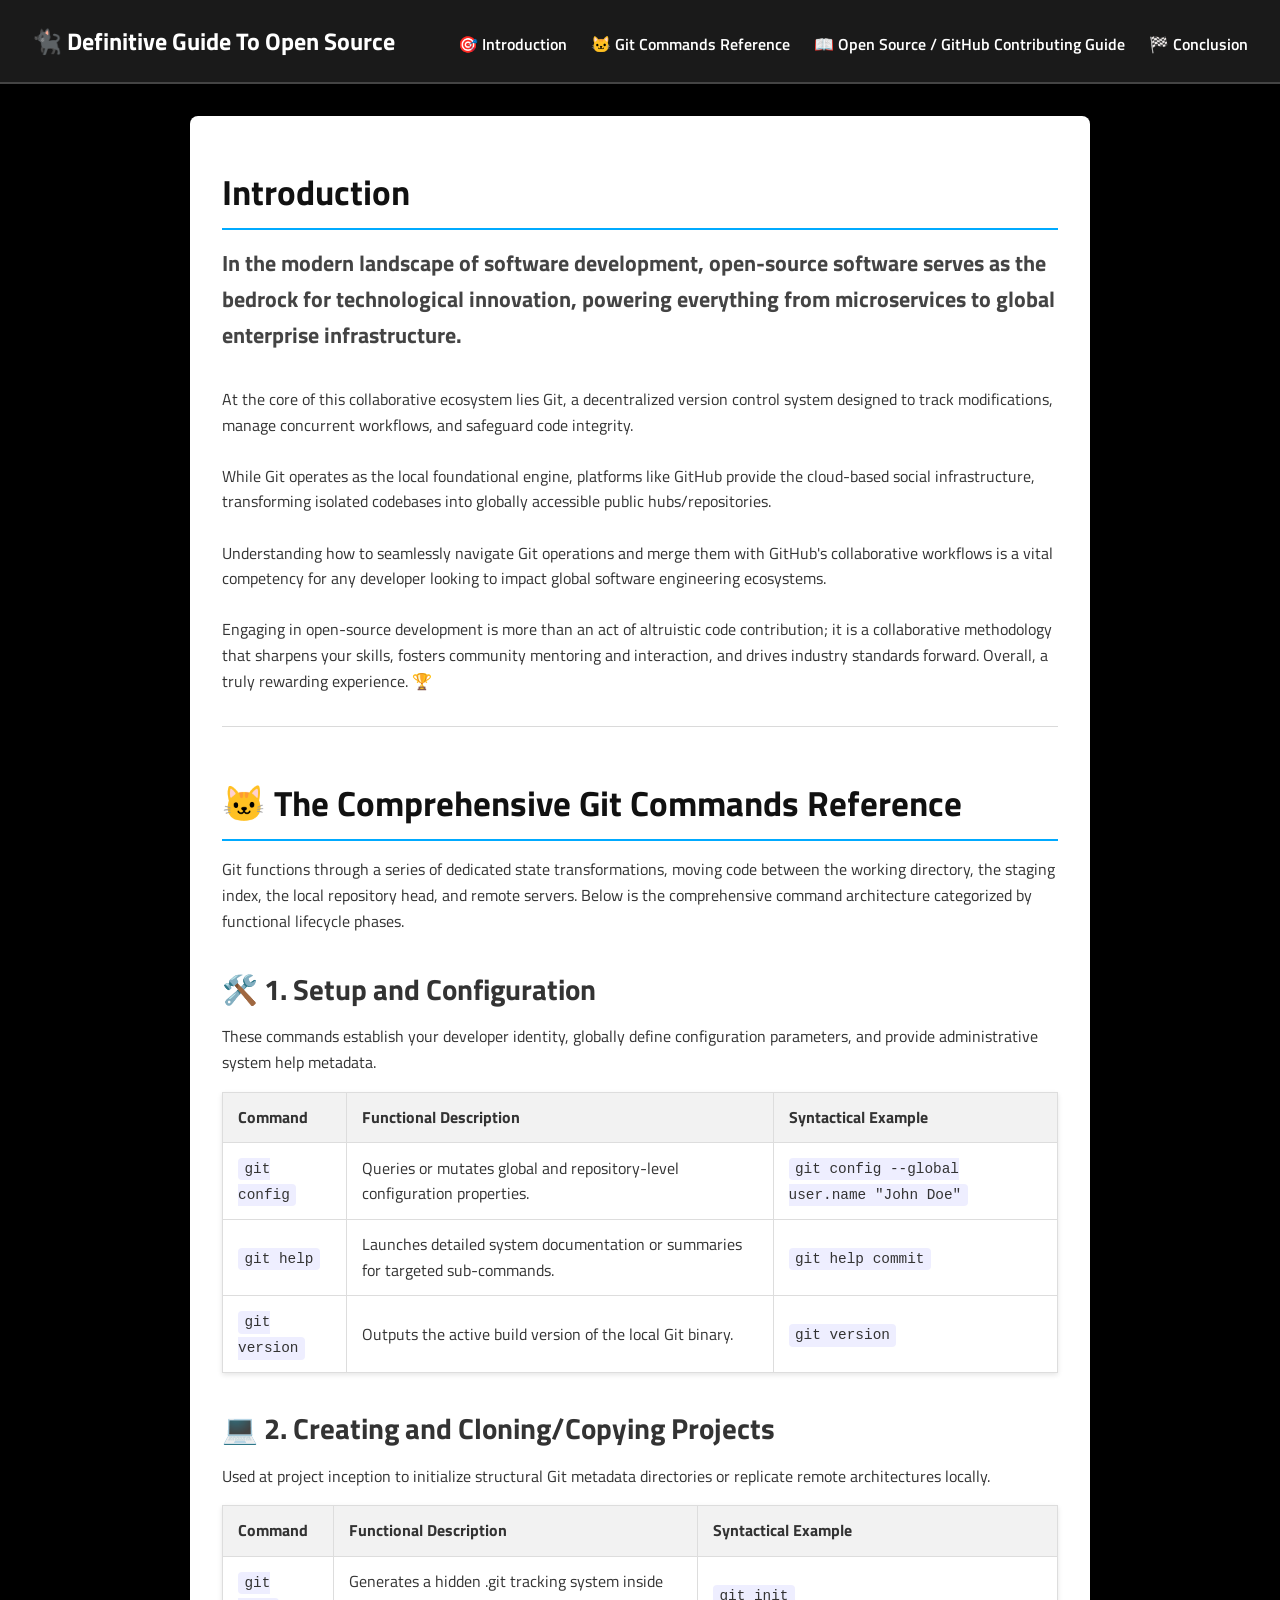
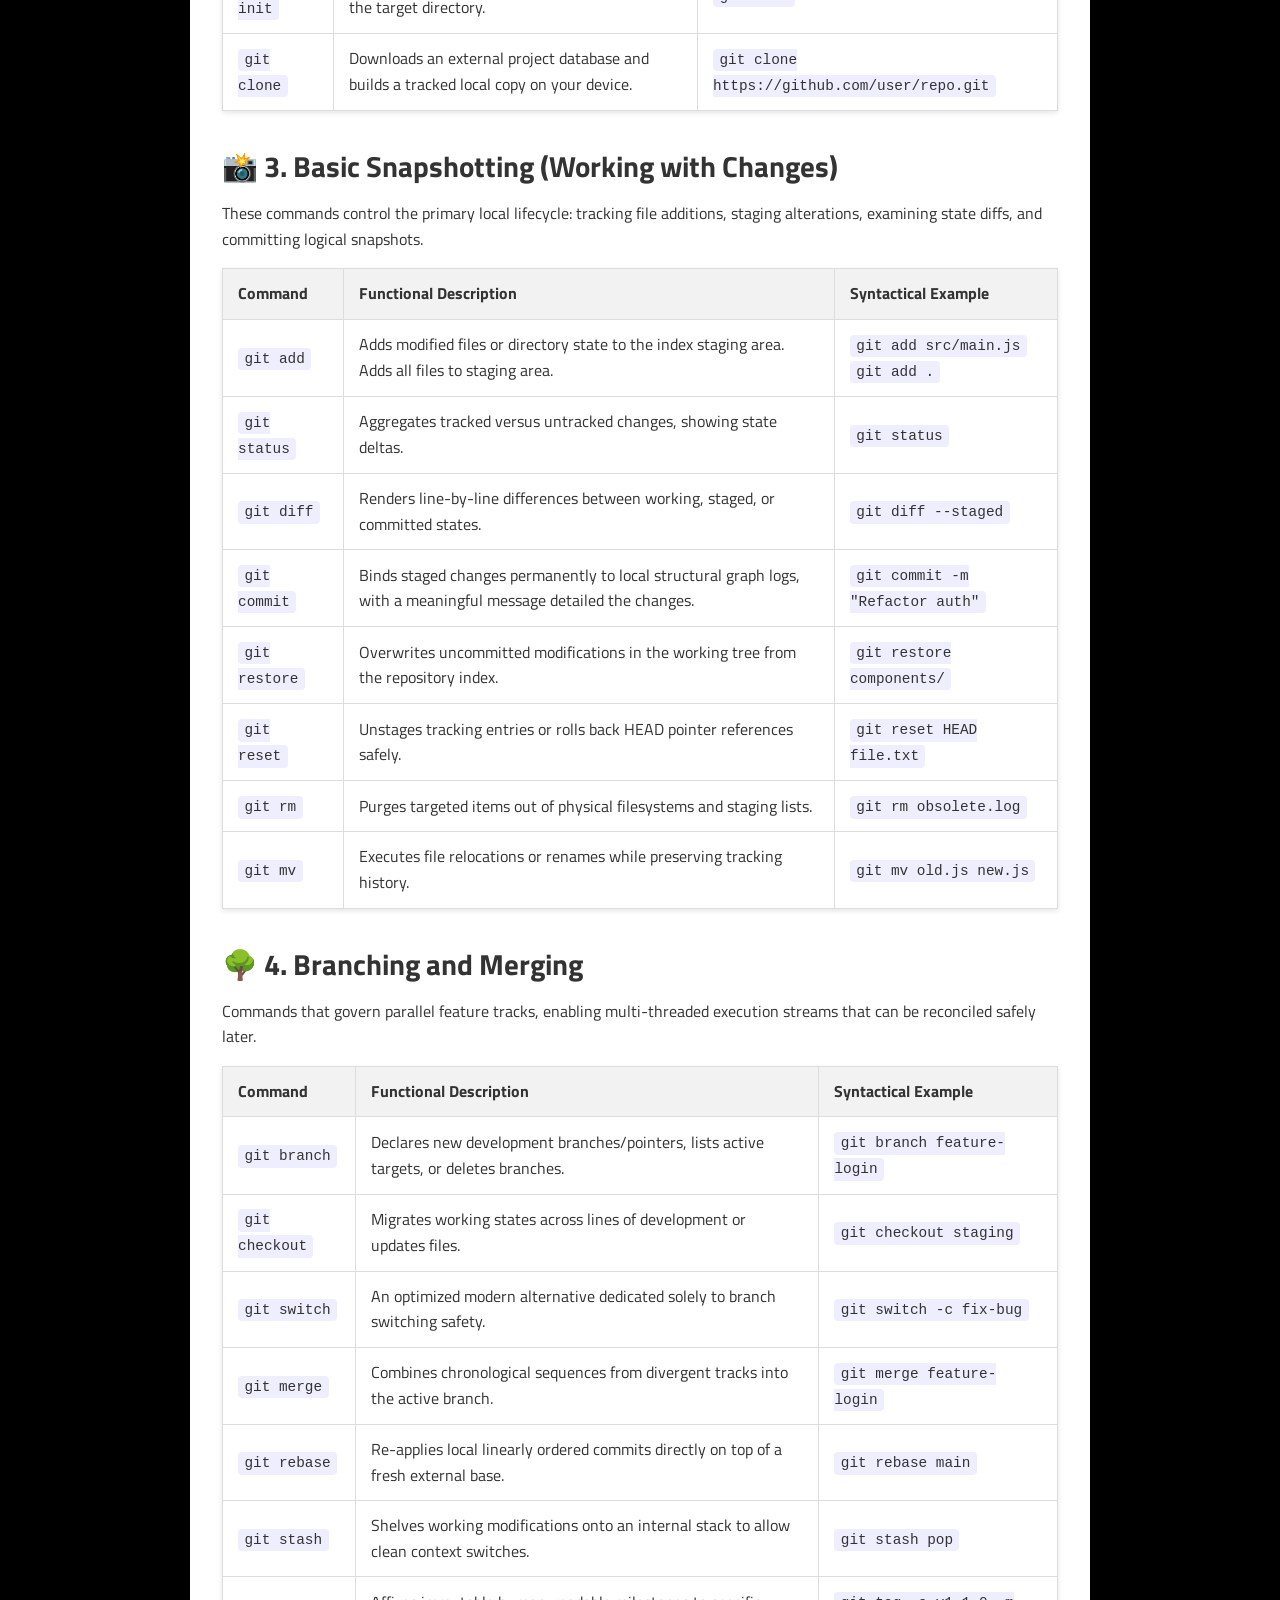
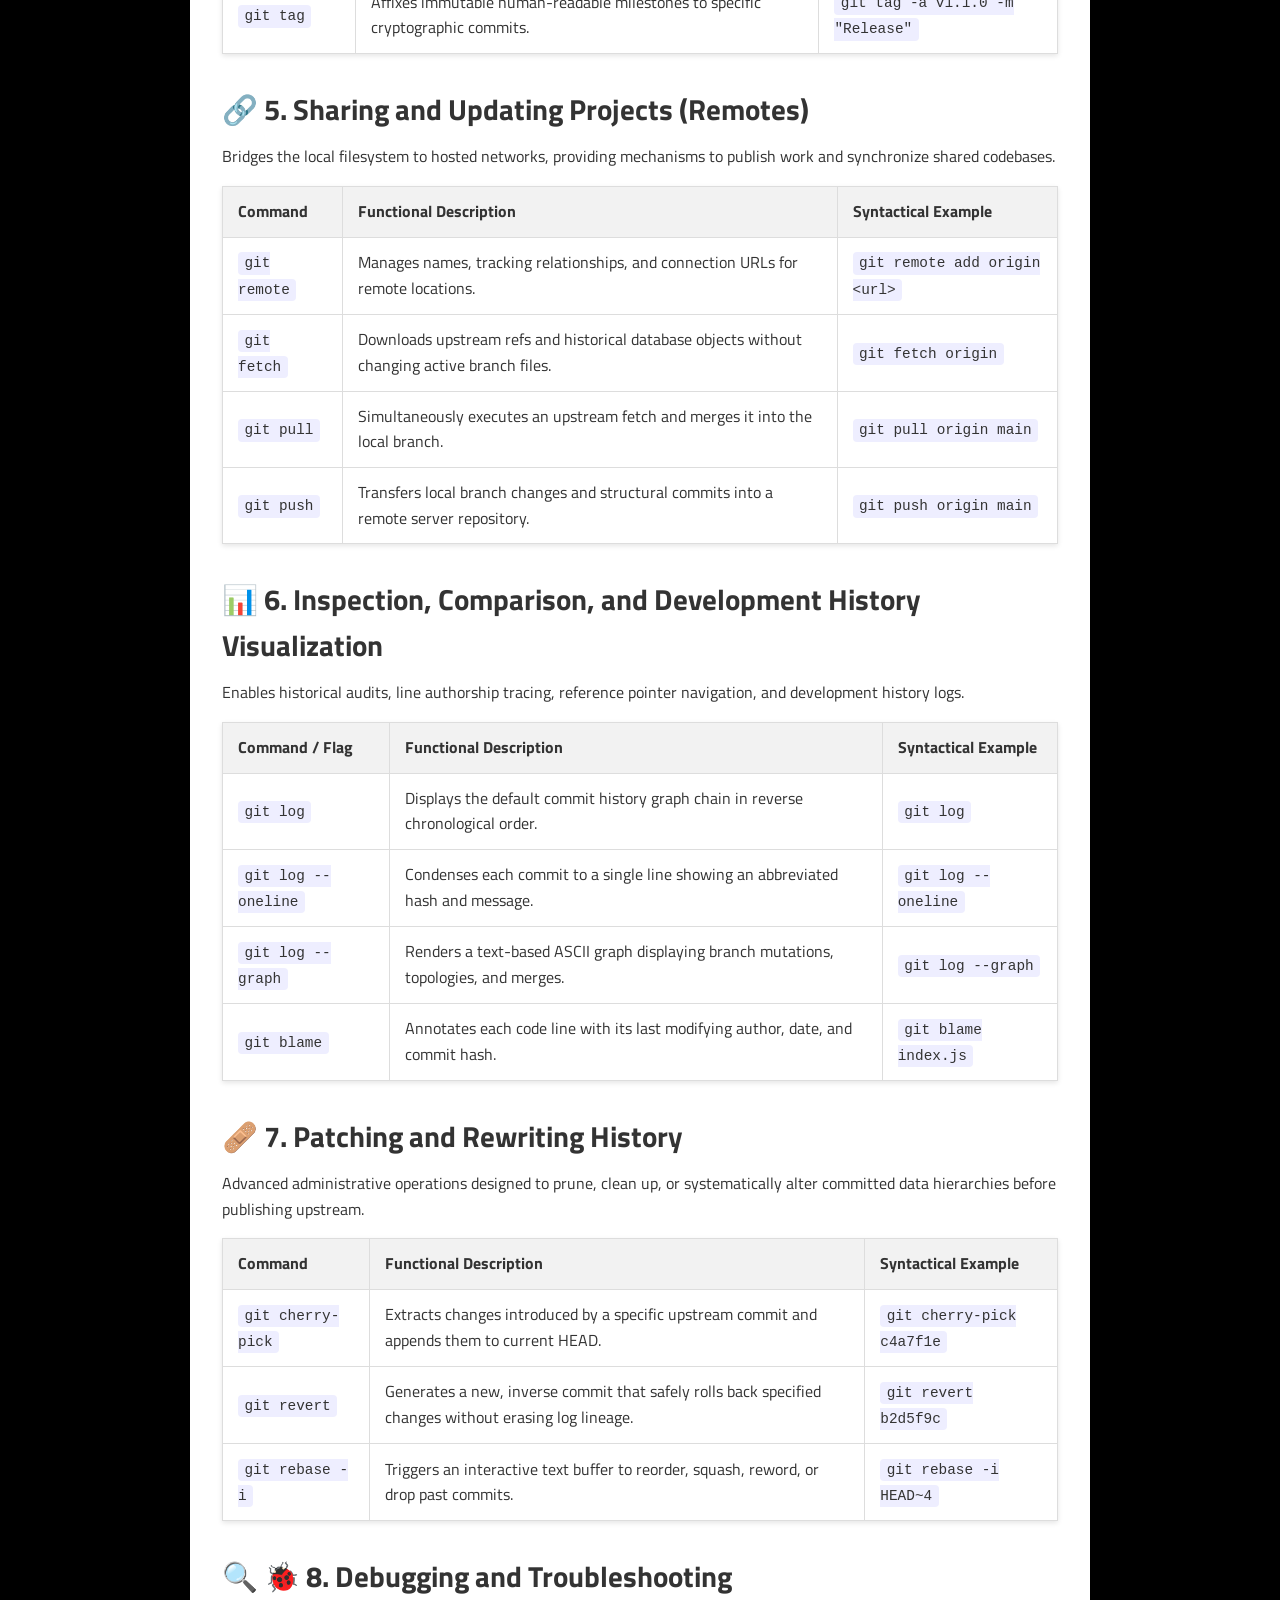
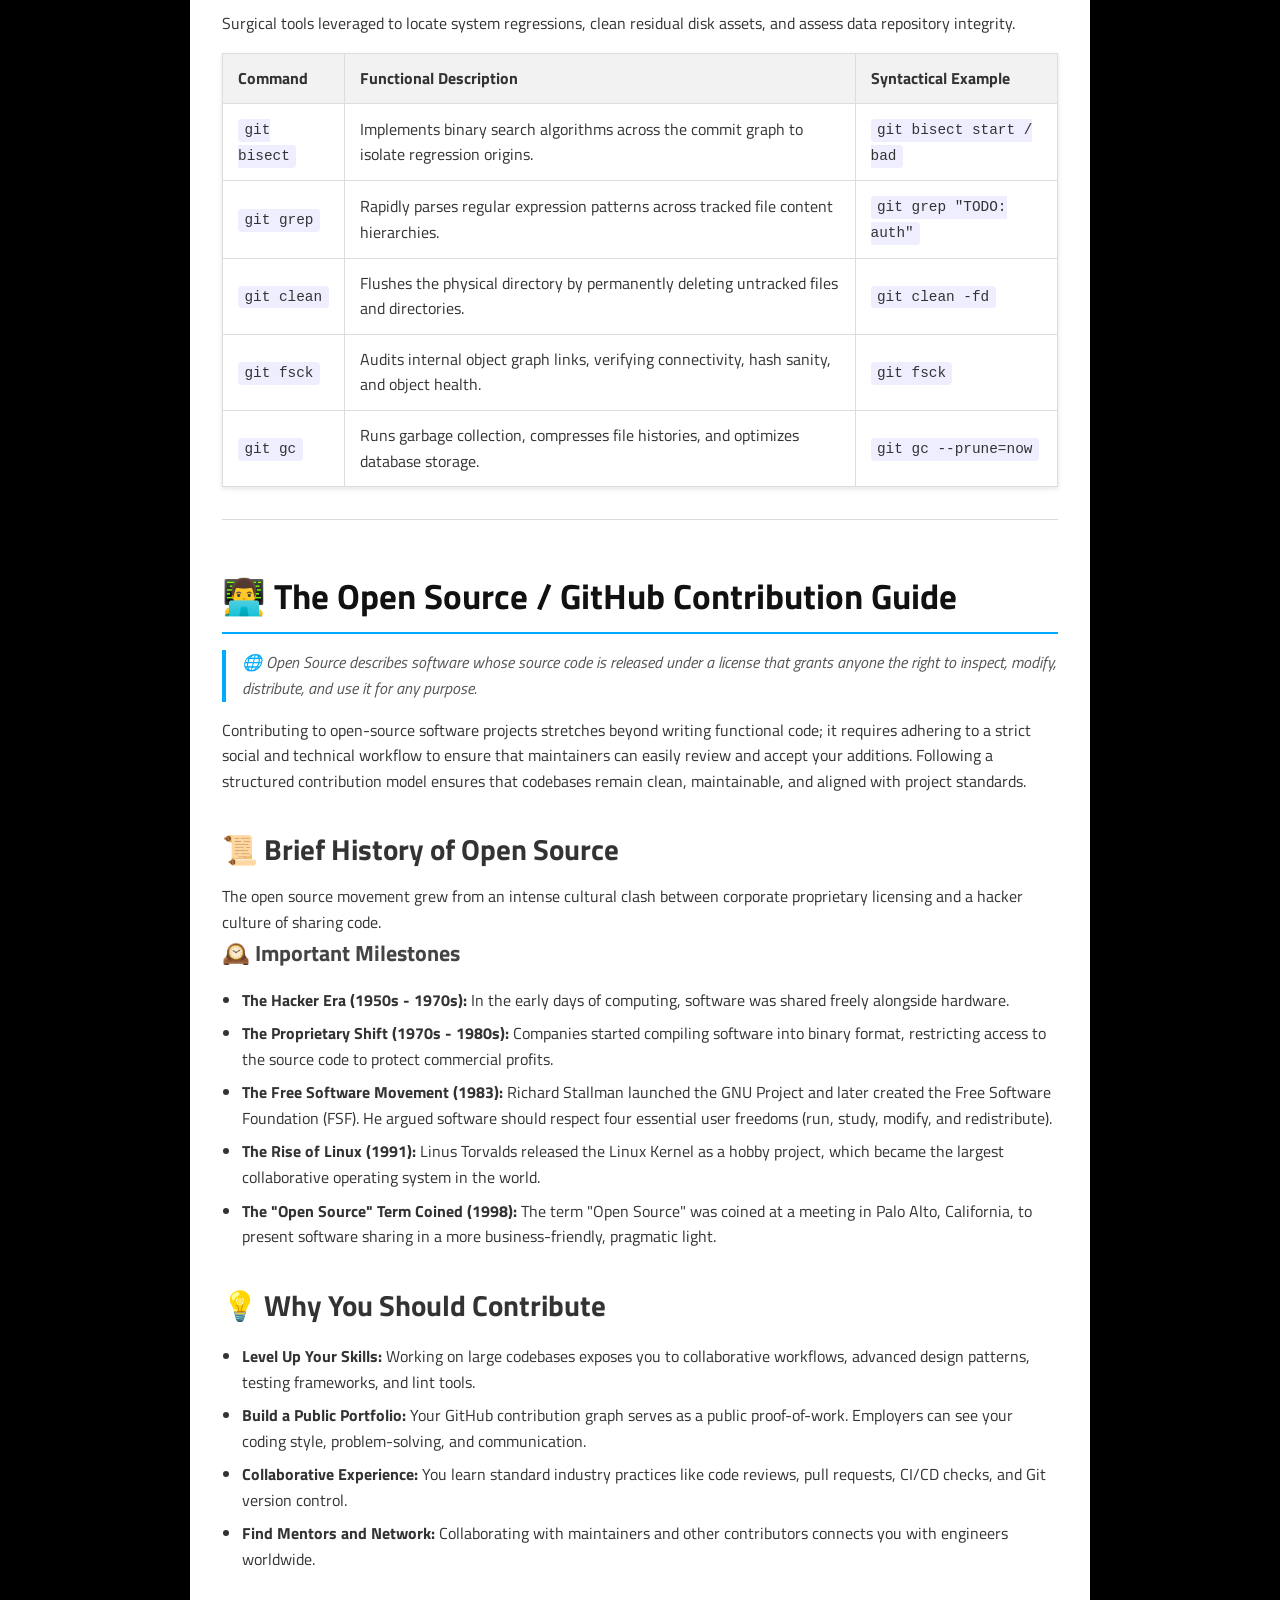
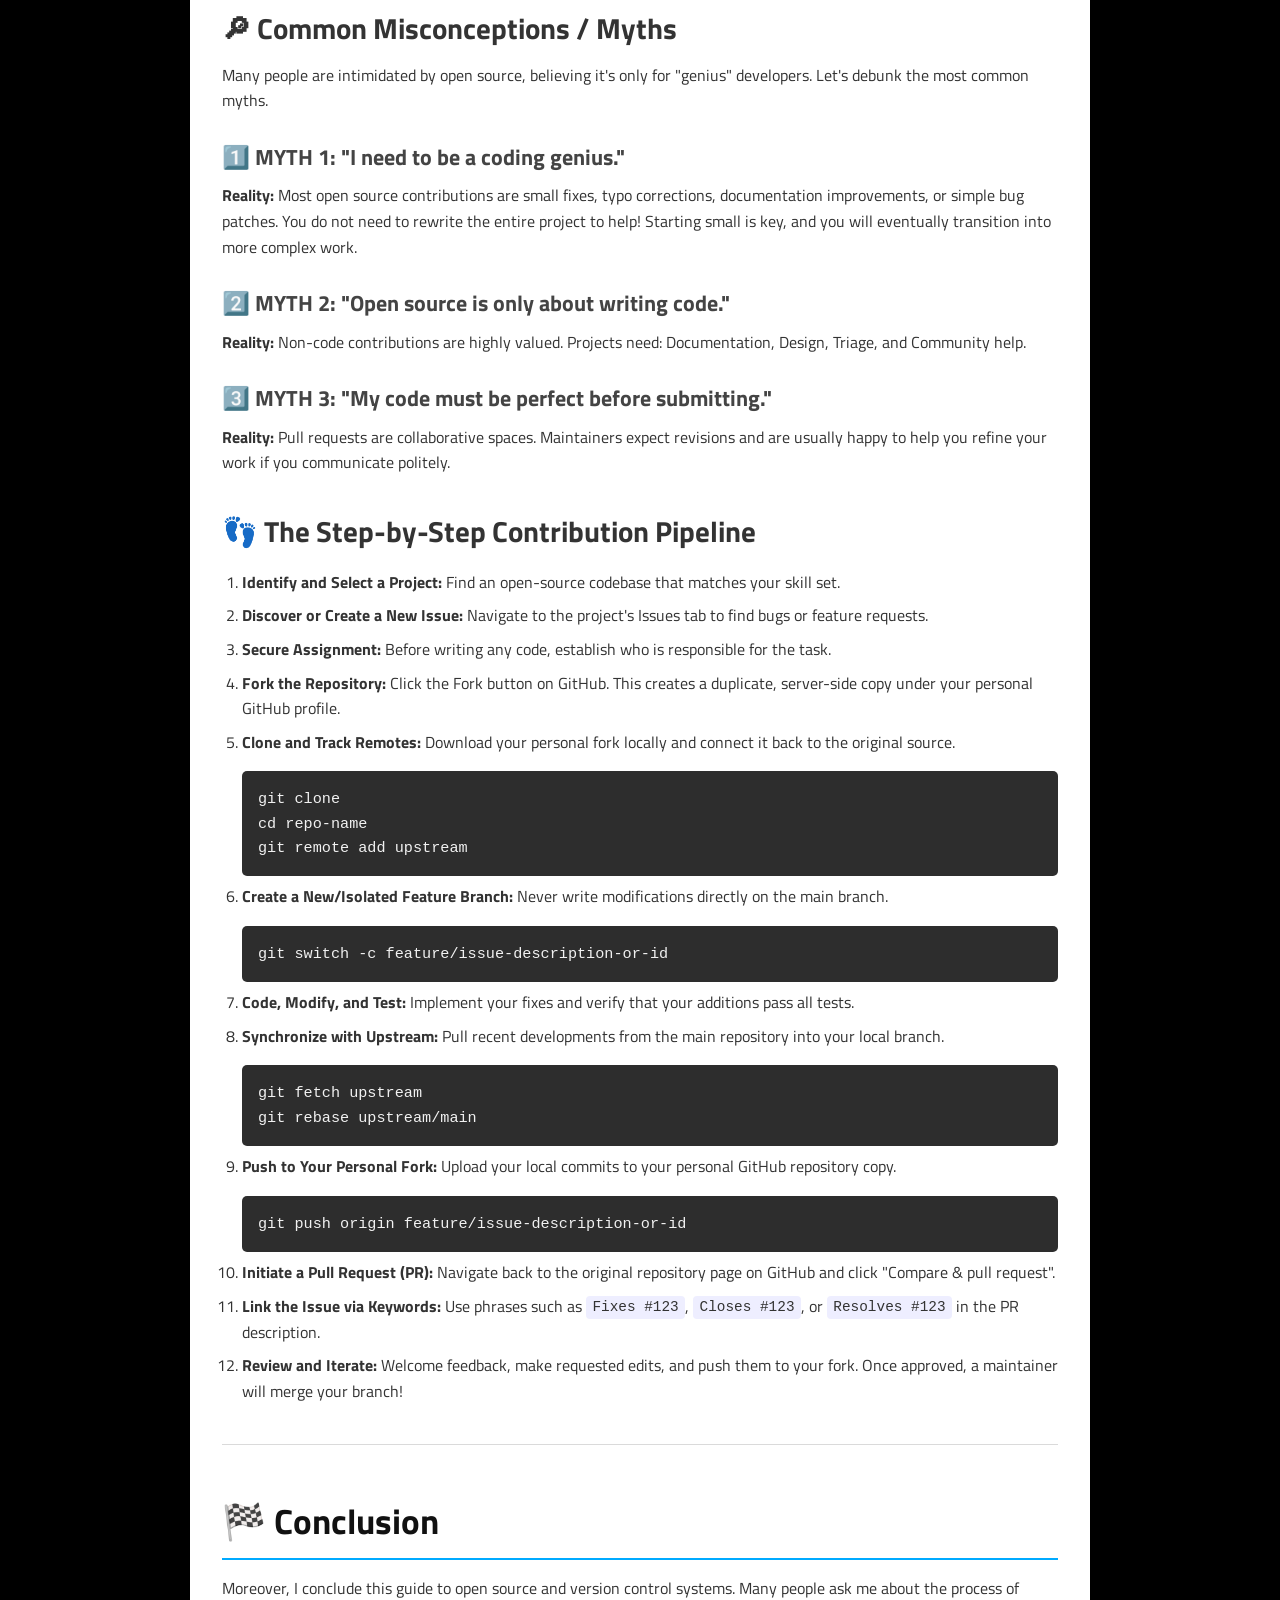
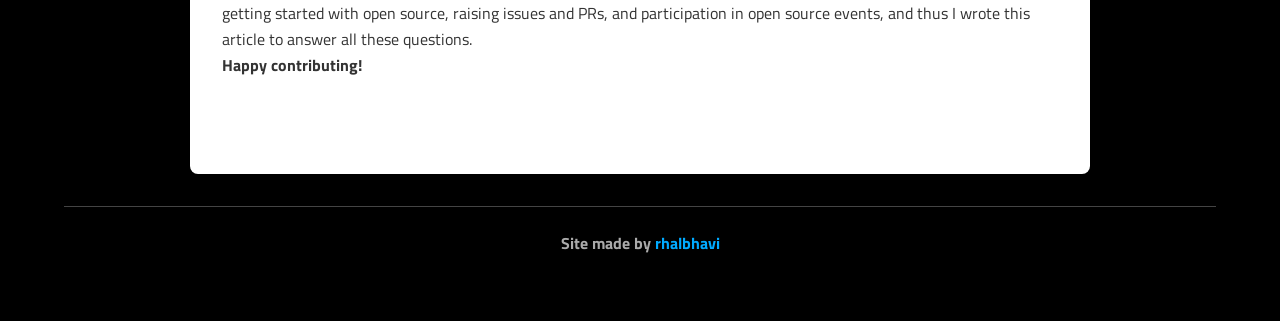
<file: Project/HTML,CSS,JS/Guide To Open Source/index.html>
<!DOCTYPE html>
<html lang="en">
<head>
    <meta charset="UTF-8">
    <meta name="viewport" content="width=device-width, initial-scale=1.0">
    <title>🐈‍⬛ Definitive Guide To Open Source</title>
    <link rel="preconnect" href="https://fonts.googleapis.com">
    <link rel="preconnect" href="https://fonts.gstatic.com" crossorigin>
    <link href="https://fonts.googleapis.com/css2?family=Titillium+Web:wght@400;600;700&display=swap" rel="stylesheet">
    <link rel="stylesheet" href="style.css">
</head>
<body>

    <header class="topbar">
        <h1><a href="#top">🐈‍⬛ Definitive Guide To Open Source</a></h1>
        <nav>
            <ul>
                <li><a href="#intro">🎯 Introduction</a></li>
                <li class="dropdown">
                    <a href="#part1">🐱 Git Commands Reference</a>
                    <ul class="dropdown-menu">
                        <li><a href="#setup">Setup & Configuration</a></li>
                        <li><a href="#creating">Creating & Cloning Projects</a></li>
                        <li><a href="#snapshotting">Basic Snapshotting</a></li>
                        <li><a href="#branching">Branching & Merging</a></li>
                        <li><a href="#sharing">Sharing & Updating Projects</a></li>
                        <li><a href="#inspection">Inspection & History</a></li>
                        <li><a href="#patching">Patching & Rewriting History</a></li>
                        <li><a href="#debugging">Debugging & Troubleshooting</a></li>
                    </ul>
                </li>
                <li class="dropdown">
                    <a href="#part2">📖 Open Source / GitHub Contributing Guide</a>
                    <ul class="dropdown-menu">
                        <li><a href="#history">Brief History</a></li>
                        <li><a href="#why-contribute">Why You Should Contribute</a></li>
                        <li><a href="#myths">Common Misconceptions</a></li>
                        <li><a href="#pipeline">Contribution Pipeline</a></li>
                    </ul>
                </li>
                <li><a href="#conclusion">🏁 Conclusion</a></li>
            </ul>
        </nav>
    </header>

    <div class="container">
        <main>
            <section id="intro">
                <h2>Introduction</h2>
                <h4>In the modern landscape of software development, open-source software serves as the bedrock for technological innovation, powering everything from microservices to global enterprise infrastructure.</h4><br>
                <p>At the core of this collaborative ecosystem lies Git, a decentralized version control system designed to track modifications, manage concurrent workflows, and safeguard code integrity.</p><br>
                <p>While Git operates as the local foundational engine, platforms like GitHub provide the cloud-based social infrastructure, transforming isolated codebases into globally accessible public hubs/repositories.</p><br>
                <p>Understanding how to seamlessly navigate Git operations and merge them with GitHub's collaborative workflows is a vital competency for any developer looking to impact global software engineering ecosystems.</p><br>
                <p>Engaging in open-source development is more than an act of altruistic code contribution; it is a collaborative methodology that sharpens your skills, fosters community mentoring and interaction, and drives industry standards forward. Overall, a truly rewarding experience. 🏆</p>
            </section>

            <section id="part1">
                <h2>🐱 The Comprehensive Git Commands Reference</h2>
                <p>Git functions through a series of dedicated state transformations, moving code between the working directory, the staging index, the local repository head, and remote servers. Below is the comprehensive command architecture categorized by functional lifecycle phases.</p>

                <article id="setup">
                    <h3>🛠️ 1. Setup and Configuration</h3>
                    <p>These commands establish your developer identity, globally define configuration parameters, and provide administrative system help metadata.</p>
                    <table>
                        <thead>
                            <tr>
                                <th>Command</th>
                                <th>Functional Description</th>
                                <th>Syntactical Example</th>
                            </tr>
                        </thead>
                        <tbody>
                            <tr>
                                <td><code>git config</code></td>
                                <td>Queries or mutates global and repository-level configuration properties.</td>
                                <td><code>git config --global user.name "John Doe"</code></td>
                            </tr>
                            <tr>
                                <td><code>git help</code></td>
                                <td>Launches detailed system documentation or summaries for targeted sub-commands.</td>
                                <td><code>git help commit</code></td>
                            </tr>
                            <tr>
                                <td><code>git version</code></td>
                                <td>Outputs the active build version of the local Git binary.</td>
                                <td><code>git version</code></td>
                            </tr>
                        </tbody>
                    </table>
                </article>

                <article id="creating">
                    <h3>💻 2. Creating and Cloning/Copying Projects</h3>
                    <p>Used at project inception to initialize structural Git metadata directories or replicate remote architectures locally.</p>
                    <table>
                        <thead>
                            <tr>
                                <th>Command</th>
                                <th>Functional Description</th>
                                <th>Syntactical Example</th>
                            </tr>
                        </thead>
                        <tbody>
                            <tr>
                                <td><code>git init</code></td>
                                <td>Generates a hidden .git tracking system inside the target directory.</td>
                                <td><code>git init</code></td>
                            </tr>
                            <tr>
                                <td><code>git clone</code></td>
                                <td>Downloads an external project database and builds a tracked local copy on your device.</td>
                                <td><code>git clone https://github.com/user/repo.git</code></td>
                            </tr>
                        </tbody>
                    </table>
                </article>

                <article id="snapshotting">
                    <h3>📸 3. Basic Snapshotting (Working with Changes)</h3>
                    <p>These commands control the primary local lifecycle: tracking file additions, staging alterations, examining state diffs, and committing logical snapshots.</p>
                    <table>
                        <thead>
                            <tr>
                                <th>Command</th>
                                <th>Functional Description</th>
                                <th>Syntactical Example</th>
                            </tr>
                        </thead>
                        <tbody>
                            <tr>
                                <td><code>git add</code></td>
                                <td>Adds modified files or directory state to the index staging area. Adds all files to staging area.</td>
                                <td><code>git add src/main.js</code><br><code>git add .</code></td>
                            </tr>
                            <tr>
                                <td><code>git status</code></td>
                                <td>Aggregates tracked versus untracked changes, showing state deltas.</td>
                                <td><code>git status</code></td>
                            </tr>
                            <tr>
                                <td><code>git diff</code></td>
                                <td>Renders line-by-line differences between working, staged, or committed states.</td>
                                <td><code>git diff --staged</code></td>
                            </tr>
                            <tr>
                                <td><code>git commit</code></td>
                                <td>Binds staged changes permanently to local structural graph logs, with a meaningful message detailed the changes.</td>
                                <td><code>git commit -m "Refactor auth"</code></td>
                            </tr>
                            <tr>
                                <td><code>git restore</code></td>
                                <td>Overwrites uncommitted modifications in the working tree from the repository index.</td>
                                <td><code>git restore components/</code></td>
                            </tr>
                            <tr>
                                <td><code>git reset</code></td>
                                <td>Unstages tracking entries or rolls back HEAD pointer references safely.</td>
                                <td><code>git reset HEAD file.txt</code></td>
                            </tr>
                            <tr>
                                <td><code>git rm</code></td>
                                <td>Purges targeted items out of physical filesystems and staging lists.</td>
                                <td><code>git rm obsolete.log</code></td>
                            </tr>
                            <tr>
                                <td><code>git mv</code></td>
                                <td>Executes file relocations or renames while preserving tracking history.</td>
                                <td><code>git mv old.js new.js</code></td>
                            </tr>
                        </tbody>
                    </table>
                </article>
                
                <article id="branching">
                    <h3>🌳 4. Branching and Merging</h3>
                    <p>Commands that govern parallel feature tracks, enabling multi-threaded execution streams that can be reconciled safely later.</p>
                    <table>
                        <thead>
                            <tr>
                                <th>Command</th>
                                <th>Functional Description</th>
                                <th>Syntactical Example</th>
                            </tr>
                        </thead>
                        <tbody>
                            <tr>
                                <td><code>git branch</code></td>
                                <td>Declares new development branches/pointers, lists active targets, or deletes branches.</td>
                                <td><code>git branch feature-login</code></td>
                            </tr>
                            <tr>
                                <td><code>git checkout</code></td>
                                <td>Migrates working states across lines of development or updates files.</td>
                                <td><code>git checkout staging</code></td>
                            </tr>
                            <tr>
                                <td><code>git switch</code></td>
                                <td>An optimized modern alternative dedicated solely to branch switching safety.</td>
                                <td><code>git switch -c fix-bug</code></td>
                            </tr>
                            <tr>
                                <td><code>git merge</code></td>
                                <td>Combines chronological sequences from divergent tracks into the active branch.</td>
                                <td><code>git merge feature-login</code></td>
                            </tr>
                            <tr>
                                <td><code>git rebase</code></td>
                                <td>Re-applies local linearly ordered commits directly on top of a fresh external base.</td>
                                <td><code>git rebase main</code></td>
                            </tr>
                            <tr>
                                <td><code>git stash</code></td>
                                <td>Shelves working modifications onto an internal stack to allow clean context switches.</td>
                                <td><code>git stash pop</code></td>
                            </tr>
                            <tr>
                                <td><code>git tag</code></td>
                                <td>Affixes immutable human-readable milestones to specific cryptographic commits.</td>
                                <td><code>git tag -a v1.1.0 -m "Release"</code></td>
                            </tr>
                        </tbody>
                    </table>
                </article>

                <article id="sharing">
                    <h3>🔗 5. Sharing and Updating Projects (Remotes)</h3>
                    <p>Bridges the local filesystem to hosted networks, providing mechanisms to publish work and synchronize shared codebases.</p>
                    <table>
                        <thead>
                            <tr>
                                <th>Command</th>
                                <th>Functional Description</th>
                                <th>Syntactical Example</th>
                            </tr>
                        </thead>
                        <tbody>
                            <tr>
                                <td><code>git remote</code></td>
                                <td>Manages names, tracking relationships, and connection URLs for remote locations.</td>
                                <td><code>git remote add origin &lt;url&gt;</code></td>
                            </tr>
                            <tr>
                                <td><code>git fetch</code></td>
                                <td>Downloads upstream refs and historical database objects without changing active branch files.</td>
                                <td><code>git fetch origin</code></td>
                            </tr>
                            <tr>
                                <td><code>git pull</code></td>
                                <td>Simultaneously executes an upstream fetch and merges it into the local branch.</td>
                                <td><code>git pull origin main</code></td>
                            </tr>
                            <tr>
                                <td><code>git push</code></td>
                                <td>Transfers local branch changes and structural commits into a remote server repository.</td>
                                <td><code>git push origin main</code></td>
                            </tr>
                        </tbody>
                    </table>
                </article>

                <article id="inspection">
                    <h3>📊 6. Inspection, Comparison, and Development History Visualization</h3>
                    <p>Enables historical audits, line authorship tracing, reference pointer navigation, and development history logs.</p>
                    <table>
                        <thead>
                            <tr>
                                <th>Command / Flag</th>
                                <th>Functional Description</th>
                                <th>Syntactical Example</th>
                            </tr>
                        </thead>
                        <tbody>
                            <tr>
                                <td><code>git log</code></td>
                                <td>Displays the default commit history graph chain in reverse chronological order.</td>
                                <td><code>git log</code></td>
                            </tr>
                            <tr>
                                <td><code>git log --oneline</code></td>
                                <td>Condenses each commit to a single line showing an abbreviated hash and message.</td>
                                <td><code>git log --oneline</code></td>
                            </tr>
                            <tr>
                                <td><code>git log --graph</code></td>
                                <td>Renders a text-based ASCII graph displaying branch mutations, topologies, and merges.</td>
                                <td><code>git log --graph</code></td>
                            </tr>
                             <tr>
                                <td><code>git blame</code></td>
                                <td>Annotates each code line with its last modifying author, date, and commit hash.</td>
                                <td><code>git blame index.js</code></td>
                            </tr>
                        </tbody>
                    </table>
                </article>

                <article id="patching">
                    <h3>🩹 7. Patching and Rewriting History</h3>
                    <p>Advanced administrative operations designed to prune, clean up, or systematically alter committed data hierarchies before publishing upstream.</p>
                    <table>
                        <thead>
                            <tr>
                                <th>Command</th>
                                <th>Functional Description</th>
                                <th>Syntactical Example</th>
                            </tr>
                        </thead>
                        <tbody>
                            <tr>
                                <td><code>git cherry-pick</code></td>
                                <td>Extracts changes introduced by a specific upstream commit and appends them to current HEAD.</td>
                                <td><code>git cherry-pick c4a7f1e</code></td>
                            </tr>
                            <tr>
                                <td><code>git revert</code></td>
                                <td>Generates a new, inverse commit that safely rolls back specified changes without erasing log lineage.</td>
                                <td><code>git revert b2d5f9c</code></td>
                            </tr>
                            <tr>
                                <td><code>git rebase -i</code></td>
                                <td>Triggers an interactive text buffer to reorder, squash, reword, or drop past commits.</td>
                                <td><code>git rebase -i HEAD~4</code></td>
                            </tr>
                        </tbody>
                    </table>
                </article>

                <article id="debugging">
                    <h3>🔍 🐞 8. Debugging and Troubleshooting</h3>
                    <p>Surgical tools leveraged to locate system regressions, clean residual disk assets, and assess data repository integrity.</p>
                    <table>
                        <thead>
                            <tr>
                                <th>Command</th>
                                <th>Functional Description</th>
                                <th>Syntactical Example</th>
                            </tr>
                        </thead>
                        <tbody>
                            <tr>
                                <td><code>git bisect</code></td>
                                <td>Implements binary search algorithms across the commit graph to isolate regression origins.</td>
                                <td><code>git bisect start / bad</code></td>
                            </tr>
                            <tr>
                                <td><code>git grep</code></td>
                                <td>Rapidly parses regular expression patterns across tracked file content hierarchies.</td>
                                <td><code>git grep "TODO: auth"</code></td>
                            </tr>
                            <tr>
                                <td><code>git clean</code></td>
                                <td>Flushes the physical directory by permanently deleting untracked files and directories.</td>
                                <td><code>git clean -fd</code></td>
                            </tr>
                            <tr>
                                <td><code>git fsck</code></td>
                                <td>Audits internal object graph links, verifying connectivity, hash sanity, and object health.</td>
                                <td><code>git fsck</code></td>
                            </tr>
                            <tr>
                                <td><code>git gc</code></td>
                                <td>Runs garbage collection, compresses file histories, and optimizes database storage.</td>
                                <td><code>git gc --prune=now</code></td>
                            </tr>
                        </tbody>
                    </table>
                </article>
            </section>

            <section id="part2">
                <h2>👨‍💻 The Open Source / GitHub Contribution Guide</h2>
                <blockquote>🌐 Open Source describes software whose source code is released under a license that grants anyone the right to inspect, modify, distribute, and use it for any purpose.</blockquote>
                <p>Contributing to open-source software projects stretches beyond writing functional code; it requires adhering to a strict social and technical workflow to ensure that maintainers can easily review and accept your additions. Following a structured contribution model ensures that codebases remain clean, maintainable, and aligned with project standards.</p>

                <article id="history">
                    <h3>📜 Brief History of Open Source</h3>
                    <p>The open source movement grew from an intense cultural clash between corporate proprietary licensing and a hacker culture of sharing code.</p>
                    <h4>🕰️ Important Milestones</h4>
                    <ul>
                        <li><strong>The Hacker Era (1950s - 1970s):</strong> In the early days of computing, software was shared freely alongside hardware.</li>
                        <li><strong>The Proprietary Shift (1970s - 1980s):</strong> Companies started compiling software into binary format, restricting access to the source code to protect commercial profits.</li>
                        <li><strong>The Free Software Movement (1983):</strong> Richard Stallman launched the GNU Project and later created the Free Software Foundation (FSF). He argued software should respect four essential user freedoms (run, study, modify, and redistribute).</li>
                        <li><strong>The Rise of Linux (1991):</strong> Linus Torvalds released the Linux Kernel as a hobby project, which became the largest collaborative operating system in the world.</li>
                        <li><strong>The "Open Source" Term Coined (1998):</strong> The term "Open Source" was coined at a meeting in Palo Alto, California, to present software sharing in a more business-friendly, pragmatic light.</li>
                    </ul>
                </article>

                <article id="why-contribute">
                    <h3>💡 Why You Should Contribute</h3>
                    <ul>
                        <li><strong>Level Up Your Skills:</strong> Working on large codebases exposes you to collaborative workflows, advanced design patterns, testing frameworks, and lint tools.</li>
                        <li><strong>Build a Public Portfolio:</strong> Your GitHub contribution graph serves as a public proof-of-work. Employers can see your coding style, problem-solving, and communication.</li>
                        <li><strong>Collaborative Experience:</strong> You learn standard industry practices like code reviews, pull requests, CI/CD checks, and Git version control.</li>
                        <li><strong>Find Mentors and Network:</strong> Collaborating with maintainers and other contributors connects you with engineers worldwide.</li>
                    </ul>
                </article>

                <article id="myths">
                    <h3>🔎︎ Common Misconceptions / Myths</h3>
                    <p>Many people are intimidated by open source, believing it's only for "genius" developers. Let's debunk the most common myths.</p><br>
                    <h4>1️⃣ MYTH 1: "I need to be a coding genius."</h4>
                    <p><strong>Reality:</strong> Most open source contributions are small fixes, typo corrections, documentation improvements, or simple bug patches. You do not need to rewrite the entire project to help! Starting small is key, and you will eventually transition into more complex work.</p><br>
                    <h4>2️⃣ MYTH 2: "Open source is only about writing code."</h4>
                    <p><strong>Reality:</strong> Non-code contributions are highly valued. Projects need: Documentation, Design, Triage, and Community help.</p><br>
                    <h4>3️⃣ MYTH 3: "My code must be perfect before submitting."</h4>
                    <p><strong>Reality:</strong> Pull requests are collaborative spaces. Maintainers expect revisions and are usually happy to help you refine your work if you communicate politely.</p>
                </article>

                <article id="pipeline">
                    <h3>👣 The Step-by-Step Contribution Pipeline</h3>
                    <ol>
                        <li><strong>Identify and Select a Project:</strong> Find an open-source codebase that matches your skill set.</li>
                        <li><strong>Discover or Create a New Issue:</strong> Navigate to the project's Issues tab to find bugs or feature requests.</li>
                        <li><strong>Secure Assignment:</strong> Before writing any code, establish who is responsible for the task.</li>
                        <li><strong>Fork the Repository:</strong> Click the Fork button on GitHub. This creates a duplicate, server-side copy under your personal GitHub profile.</li>
                        <li><strong>Clone and Track Remotes:</strong> Download your personal fork locally and connect it back to the original source.
                            <pre><code>git clone <https://github.com/your-username/repo-name.git>
cd repo-name
git remote add upstream <https://github.com/original-username/repo-name.git></code></pre>
                        </li>
                        <li><strong>Create a New/Isolated Feature Branch:</strong> Never write modifications directly on the main branch.
                            <pre><code>git switch -c feature/issue-description-or-id</code></pre>
                        </li>
                        <li><strong>Code, Modify, and Test:</strong> Implement your fixes and verify that your additions pass all tests.</li>
                        <li><strong>Synchronize with Upstream:</strong> Pull recent developments from the main repository into your local branch.
                            <pre><code>git fetch upstream
git rebase upstream/main</code></pre>
                        </li>
                        <li><strong>Push to Your Personal Fork:</strong> Upload your local commits to your personal GitHub repository copy.
                            <pre><code>git push origin feature/issue-description-or-id</code></pre>
                        </li>
                        <li><strong>Initiate a Pull Request (PR):</strong> Navigate back to the original repository page on GitHub and click "Compare & pull request".</li>
                        <li><strong>Link the Issue via Keywords:</strong> Use phrases such as <code>Fixes #123</code>, <code>Closes #123</code>, or <code>Resolves #123</code> in the PR description.</li>
                        <li><strong>Review and Iterate:</strong> Welcome feedback, make requested edits, and push them to your fork. Once approved, a maintainer will merge your branch!</li>
                    </ol>
                </article>
            </section>

            <section id="conclusion">
                <h2>🏁 Conclusion</h2>
                <p>Moreover, I conclude this guide to open source and version control systems. Many people ask me about the process of getting started with open source, raising issues and PRs, and participation in open source events, and thus I wrote this article to answer all these questions.</p>
                <p><strong>Happy contributing!</strong></p>
            </section>
        </main>
        <footer>
            <hr>
            <p><strong>Site made by <a href="https://github.com/rhalbhavi" target="_blank" rel="noopener noreferrer">rhalbhavi</a></strong></p>
        </footer>
    </div>

    <script src="script.js"></script>
</body>
</html>
</file>
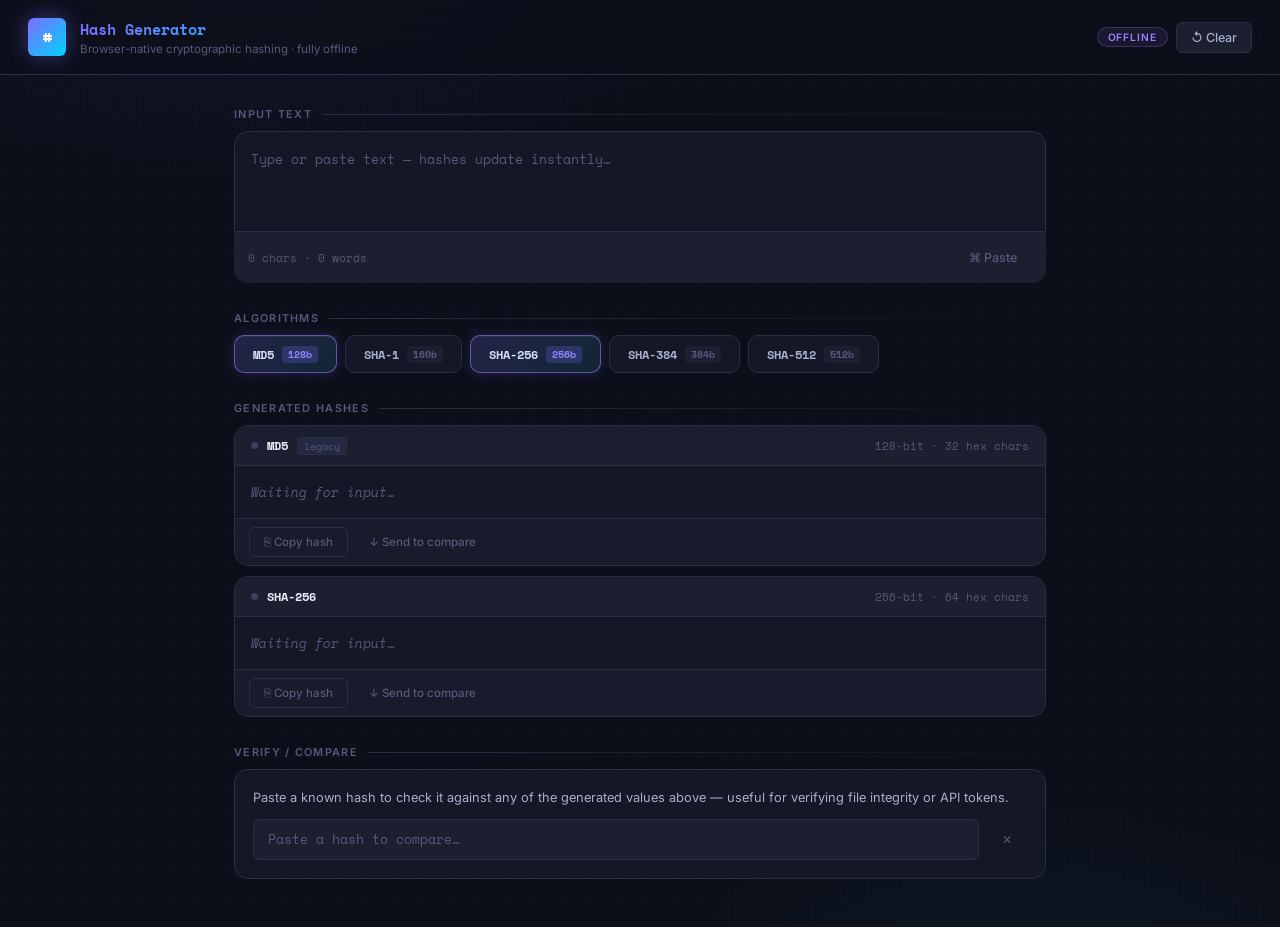
<file: Project/HTML,CSS,JS/hash generator/index.html>
<!DOCTYPE html>
<html lang="en">
<head>
  <meta charset="UTF-8" />
  <meta name="viewport" content="width=device-width, initial-scale=1.0" />
  <title>Hash Generator</title>
  <link href="https://fonts.googleapis.com/css2?family=Inter:wght@400;500;600&family=Space+Mono:wght@400;700&display=swap" rel="stylesheet" />
  <style>
    *, *::before, *::after { box-sizing: border-box; margin: 0; padding: 0; }

    :root {
      --bg:          #0C0F1A;
      --surface:     #131726;
      --surface2:    #1B1F30;
      --surface3:    #242840;
      --border:      #2A2E45;
      --border-hi:   #3C4060;
      --grad-a:      #7C6DFF;
      --grad-b:      #00D4FF;
      --accent:      #9B7FFF;
      --accent-dim:  #9B7FFF18;
      --success:     #3FB950;
      --success-bg:  #3FB95018;
      --error:       #FF7B72;
      --error-bg:    #FF7B7218;
      --text:        #E8EAF6;
      --text-soft:   #A8AECC;
      --muted:       #555A7A;
      --mono:        'Space Mono', monospace;
      --sans:        'Inter', sans-serif;
      --radius:      10px;
      --radius-sm:   6px;
      --radius-lg:   14px;
    }

    body {
      background: var(--bg);
      color: var(--text);
      font-family: var(--sans);
      min-height: 100vh;
      display: flex;
      flex-direction: column;
      background-image:
        radial-gradient(ellipse 70% 50% at 20% -10%, rgba(124,109,255,0.07) 0%, transparent 60%),
        radial-gradient(ellipse 50% 40% at 80% 110%, rgba(0,212,255,0.05) 0%, transparent 60%),
        linear-gradient(rgba(124,109,255,0.025) 1px, transparent 1px),
        linear-gradient(90deg, rgba(124,109,255,0.025) 1px, transparent 1px);
      background-size: 100% 100%, 100% 100%, 28px 28px, 28px 28px;
    }

    /* ── Header ── */
    header {
      padding: 18px 28px;
      border-bottom: 1px solid var(--border);
      display: flex;
      align-items: center;
      justify-content: space-between;
      background: rgba(12,15,26,0.75);
      backdrop-filter: blur(16px);
      -webkit-backdrop-filter: blur(16px);
      position: sticky;
      top: 0;
      z-index: 10;
      gap: 12px;
    }

    .header-left { display: flex; align-items: center; gap: 14px; }

    .logo-icon {
      width: 38px; height: 38px;
      background: linear-gradient(135deg, var(--grad-a) 0%, var(--grad-b) 100%);
      border-radius: var(--radius-sm);
      display: flex; align-items: center; justify-content: center;
      font-family: var(--mono);
      font-size: 1.1rem;
      font-weight: 700;
      color: #fff;
      box-shadow: 0 0 20px rgba(124,109,255,0.45), 0 2px 8px rgba(0,0,0,0.4);
      flex-shrink: 0;
    }

    .logo-text {
      font-family: var(--mono);
      font-size: 0.95rem;
      font-weight: 700;
      background: linear-gradient(90deg, var(--grad-a), var(--grad-b));
      -webkit-background-clip: text;
      -webkit-text-fill-color: transparent;
      background-clip: text;
    }

    .logo-sub {
      font-size: 0.72rem;
      color: var(--muted);
      margin-top: 2px;
    }

    .header-right { display: flex; align-items: center; gap: 8px; }

    .badge {
      font-size: 0.64rem;
      font-weight: 600;
      text-transform: uppercase;
      letter-spacing: 0.09em;
      padding: 3px 10px;
      border-radius: 20px;
      background: var(--accent-dim);
      color: var(--accent);
      border: 1px solid rgba(155,127,255,0.25);
    }

    /* ── Buttons ── */
    .btn {
      font-family: var(--sans);
      font-size: 0.78rem;
      font-weight: 500;
      padding: 7px 14px;
      border-radius: var(--radius-sm);
      border: 1px solid var(--border);
      background: var(--surface2);
      color: var(--text-soft);
      cursor: pointer;
      transition: all 0.15s;
      display: inline-flex;
      align-items: center;
      gap: 6px;
      white-space: nowrap;
    }
    .btn:hover { border-color: var(--border-hi); color: var(--text); background: var(--surface3); }
    .btn.ghost { background: transparent; border-color: transparent; color: var(--muted); }
    .btn.ghost:hover { background: var(--surface2); border-color: var(--border); color: var(--text-soft); }
    .btn.danger:hover { border-color: var(--error); color: var(--error); }

    .btn.copy {
      font-size: 0.72rem;
      background: transparent;
      border-color: var(--border);
      color: var(--muted);
    }
    .btn.copy:hover { border-color: var(--success); color: var(--success); }
    .btn.copy.copied { border-color: var(--success); color: var(--success); background: var(--success-bg); }

    /* ── Main ── */
    main {
      flex: 1;
      max-width: 860px;
      width: 100%;
      margin: 0 auto;
      padding: 32px 24px 48px;
      display: flex;
      flex-direction: column;
      gap: 28px;
    }

    /* ── Section ── */
    .section { display: flex; flex-direction: column; gap: 10px; }

    .section-label {
      font-size: 0.68rem;
      font-weight: 600;
      text-transform: uppercase;
      letter-spacing: 0.12em;
      color: var(--muted);
      display: flex;
      align-items: center;
      gap: 10px;
    }
    .section-label::after {
      content: '';
      flex: 1;
      height: 1px;
      background: linear-gradient(to right, var(--border), transparent);
    }

    /* ── Textarea ── */
    .input-wrapper { position: relative; }

    textarea {
      width: 100%;
      min-height: 148px;
      font-family: var(--mono);
      font-size: 0.84rem;
      line-height: 1.75;
      background: var(--surface);
      border: 1px solid var(--border);
      border-radius: var(--radius-lg);
      color: var(--text-soft);
      padding: 16px 16px 48px;
      resize: vertical;
      outline: none;
      transition: border-color 0.18s, box-shadow 0.18s;
    }
    textarea:focus {
      border-color: var(--accent);
      box-shadow: 0 0 0 3px rgba(155,127,255,0.12), 0 4px 20px rgba(124,109,255,0.08);
    }
    textarea::placeholder { color: var(--muted); }

    .input-footer {
      position: absolute;
      bottom: 0;
      left: 0; right: 0;
      padding: 10px 14px;
      display: flex;
      align-items: center;
      justify-content: space-between;
      border-top: 1px solid var(--border);
      background: var(--surface2);
      border-radius: 0 0 var(--radius-lg) var(--radius-lg);
    }

    .counters {
      font-family: var(--mono);
      font-size: 0.7rem;
      color: var(--muted);
    }

    /* ── Algo buttons ── */
    .algo-grid {
      display: flex;
      flex-wrap: wrap;
      gap: 8px;
    }

    .algo-btn {
      font-family: var(--mono);
      font-size: 0.76rem;
      font-weight: 700;
      padding: 9px 18px;
      border-radius: var(--radius);
      border: 1px solid var(--border);
      background: var(--surface);
      color: var(--text-soft);
      cursor: pointer;
      transition: all 0.16s;
      display: flex;
      align-items: center;
      gap: 8px;
      position: relative;
      overflow: hidden;
    }
    .algo-btn::before {
      content: '';
      position: absolute;
      inset: 0;
      background: linear-gradient(135deg, rgba(124,109,255,0.15), rgba(0,212,255,0.08));
      opacity: 0;
      transition: opacity 0.16s;
    }
    .algo-btn:hover { border-color: var(--border-hi); color: var(--text); }
    .algo-btn:hover::before { opacity: 1; }
    .algo-btn.active {
      border-color: rgba(155,127,255,0.6);
      color: var(--text);
      box-shadow: 0 0 14px rgba(124,109,255,0.2), inset 0 1px 0 rgba(255,255,255,0.06);
    }
    .algo-btn.active::before { opacity: 1; }

    .algo-bits {
      font-size: 0.62rem;
      color: var(--muted);
      background: var(--surface2);
      padding: 1px 6px;
      border-radius: 3px;
      transition: background 0.16s, color 0.16s;
    }
    .algo-btn.active .algo-bits {
      background: rgba(124,109,255,0.22);
      color: var(--accent);
    }

    /* ── Hash cards ── */
    .hash-cards { display: flex; flex-direction: column; gap: 10px; }

    .hash-card {
      background: var(--surface);
      border: 1px solid var(--border);
      border-radius: var(--radius-lg);
      overflow: hidden;
      transition: border-color 0.18s, box-shadow 0.18s;
    }
    .hash-card:hover { border-color: var(--border-hi); }
    .hash-card.live {
      border-color: rgba(155,127,255,0.4);
      box-shadow: 0 0 0 1px rgba(155,127,255,0.08), 0 4px 24px rgba(124,109,255,0.1);
    }

    .hash-card-header {
      display: flex;
      align-items: center;
      justify-content: space-between;
      padding: 10px 16px;
      border-bottom: 1px solid var(--border);
      background: var(--surface2);
    }

    .algo-name {
      font-family: var(--mono);
      font-size: 0.78rem;
      font-weight: 700;
      display: flex;
      align-items: center;
      gap: 9px;
    }

    .algo-dot {
      width: 7px; height: 7px;
      border-radius: 50%;
      background: var(--border-hi);
      transition: background 0.3s, box-shadow 0.3s;
      flex-shrink: 0;
    }
    .algo-dot.ready {
      background: var(--success);
      box-shadow: 0 0 7px var(--success);
    }

    .legacy-tag {
      font-size: 0.6rem;
      color: var(--muted);
      font-weight: 400;
      background: var(--surface3);
      padding: 1px 6px;
      border-radius: 3px;
      border: 1px solid var(--border);
    }

    .hash-meta { font-family: var(--mono); font-size: 0.68rem; color: var(--muted); }

    .hash-value-wrap {
      padding: 14px 16px;
      min-height: 52px;
      display: flex;
      align-items: center;
    }

    .hash-value {
      font-family: var(--mono);
      font-size: 0.82rem;
      line-height: 1.6;
      word-break: break-all;
      color: var(--muted);
      font-style: italic;
    }
    .hash-value.ready {
      color: var(--text-soft);
      font-style: normal;
    }

    .hash-card-footer {
      display: flex;
      align-items: center;
      gap: 6px;
      padding: 8px 14px;
      border-top: 1px solid var(--border);
      background: rgba(27, 31, 48, 0.6);
    }

    /* ── Compare ── */
    .compare-box {
      background: var(--surface);
      border: 1px solid var(--border);
      border-radius: var(--radius-lg);
      padding: 18px;
      display: flex;
      flex-direction: column;
      gap: 12px;
    }

    .compare-desc {
      font-size: 0.8rem;
      color: var(--text-soft);
      line-height: 1.5;
    }

    .compare-field {
      display: flex;
      gap: 8px;
    }

    input.compare-input {
      flex: 1;
      font-family: var(--mono);
      font-size: 0.8rem;
      background: var(--surface2);
      border: 1px solid var(--border);
      border-radius: var(--radius-sm);
      color: var(--text-soft);
      padding: 10px 14px;
      outline: none;
      transition: border-color 0.15s, box-shadow 0.15s;
      min-width: 0;
    }
    input.compare-input:focus {
      border-color: var(--accent);
      box-shadow: 0 0 0 3px rgba(155,127,255,0.1);
    }
    input.compare-input::placeholder { color: var(--muted); }

    .compare-result {
      font-size: 0.8rem;
      padding: 9px 14px;
      border-radius: var(--radius-sm);
      display: flex;
      align-items: center;
      gap: 9px;
      font-weight: 500;
      border: 1px solid transparent;
      transition: all 0.2s;
    }
    .compare-result.idle { display: none; }
    .compare-result.match { background: var(--success-bg); color: var(--success); border-color: rgba(63,185,80,0.3); }
    .compare-result.no-match { background: var(--error-bg); color: var(--error); border-color: rgba(255,123,114,0.3); }

    /* ── Toast ── */
    #toast {
      position: fixed;
      bottom: 24px; right: 24px;
      background: var(--surface2);
      border: 1px solid var(--border);
      color: var(--text-soft);
      padding: 10px 18px;
      border-radius: var(--radius);
      font-size: 0.8rem;
      opacity: 0;
      transform: translateY(10px);
      transition: all 0.2s;
      pointer-events: none;
      z-index: 999;
      backdrop-filter: blur(8px);
    }
    #toast.show { opacity: 1; transform: translateY(0); }

    /* ── Animate ── */
    @keyframes hashReveal {
      from { opacity: 0.3; transform: translateY(3px); }
      to   { opacity: 1;   transform: translateY(0); }
    }
    .hash-animate { animation: hashReveal 0.28s ease-out; }

    /* ── Scrollbar ── */
    ::-webkit-scrollbar { width: 6px; }
    ::-webkit-scrollbar-track { background: transparent; }
    ::-webkit-scrollbar-thumb { background: var(--border); border-radius: 3px; }
    ::-webkit-scrollbar-thumb:hover { background: var(--border-hi); }

    /* ── Responsive ── */
    @media (max-width: 600px) {
      header { padding: 14px 16px; }
      main { padding: 20px 16px 36px; gap: 22px; }
      .algo-btn { padding: 7px 13px; font-size: 0.72rem; }
      .hash-value { font-size: 0.76rem; }
    }
  </style>
</head>
<body>

<header>
  <div class="header-left">
    <div class="logo-icon">#</div>
    <div>
      <div class="logo-text">Hash Generator</div>
      <div class="logo-sub">Browser-native cryptographic hashing · fully offline</div>
    </div>
  </div>
  <div class="header-right">
    <div class="badge">Offline</div>
    <button class="btn danger" onclick="clearAll()">↺ Clear</button>
  </div>
</header>

<main>

  <!-- Input -->
  <div class="section">
    <div class="section-label">Input Text</div>
    <div class="input-wrapper">
      <textarea id="inputText"
        placeholder="Type or paste text — hashes update instantly…"
        oninput="onInput()"
        spellcheck="false"></textarea>
      <div class="input-footer">
        <span class="counters" id="counters">0 chars · 0 words</span>
        <button class="btn ghost" onclick="pasteText()">⌘ Paste</button>
      </div>
    </div>
  </div>

  <!-- Algorithm selector -->
  <div class="section">
    <div class="section-label">Algorithms</div>
    <div class="algo-grid" id="algoGrid"></div>
  </div>

  <!-- Hash outputs -->
  <div class="section">
    <div class="section-label">Generated Hashes</div>
    <div class="hash-cards" id="hashCards"></div>
  </div>

  <!-- Compare -->
  <div class="section">
    <div class="section-label">Verify / Compare</div>
    <div class="compare-box">
      <p class="compare-desc">Paste a known hash to check it against any of the generated values above — useful for verifying file integrity or API tokens.</p>
      <div class="compare-field">
        <input class="compare-input" id="compareInput" type="text"
          placeholder="Paste a hash to compare…"
          oninput="doCompare()"
          spellcheck="false"
          autocomplete="off" />
        <button class="btn ghost" onclick="clearCompare()">✕</button>
      </div>
      <div class="compare-result idle" id="compareResult"></div>
    </div>
  </div>

</main>

<div id="toast"></div>

<script>
/* ─── MD5 — RFC 1321, pure JS ────────────────────────── */
function md5(str) {
  function safeAdd(x, y) {
    const lsw = (x & 0xFFFF) + (y & 0xFFFF);
    const msw = (x >> 16) + (y >> 16) + (lsw >> 16);
    return (msw << 16) | (lsw & 0xFFFF);
  }
  const brl = (n, c) => (n << c) | (n >>> (32 - c));
  const cmn = (q, a, b, x, s, t) => safeAdd(brl(safeAdd(safeAdd(a, q), safeAdd(x, t)), s), b);
  const ff = (a,b,c,d,x,s,t) => cmn((b&c)|(~b&d),a,b,x,s,t);
  const gg = (a,b,c,d,x,s,t) => cmn((b&d)|(c&~d),a,b,x,s,t);
  const hh = (a,b,c,d,x,s,t) => cmn(b^c^d,a,b,x,s,t);
  const ii = (a,b,c,d,x,s,t) => cmn(c^(b|~d),a,b,x,s,t);

  const utf8 = unescape(encodeURIComponent(str));
  const bytes = Array.from(utf8, c => c.charCodeAt(0));
  bytes.push(0x80);
  while (bytes.length % 64 !== 56) bytes.push(0);
  const bl = utf8.length * 8;
  bytes.push(bl&0xff,(bl>>>8)&0xff,(bl>>>16)&0xff,(bl>>>24)&0xff,0,0,0,0);

  let a=0x67452301,b=0xEFCDAB89,c=0x98BADCFE,d=0x10325476;
  for (let i = 0; i < bytes.length; i += 64) {
    const m = Array.from({length:16},(_,j)=>bytes[i+j*4]|(bytes[i+j*4+1]<<8)|(bytes[i+j*4+2]<<16)|(bytes[i+j*4+3]<<24));
    const [aa,bb,cc,dd]=[a,b,c,d];
    a=ff(a,b,c,d,m[0],7,-680876936);d=ff(d,a,b,c,m[1],12,-389564586);c=ff(c,d,a,b,m[2],17,606105819);b=ff(b,c,d,a,m[3],22,-1044525330);
    a=ff(a,b,c,d,m[4],7,-176418897);d=ff(d,a,b,c,m[5],12,1200080426);c=ff(c,d,a,b,m[6],17,-1473231341);b=ff(b,c,d,a,m[7],22,-45705983);
    a=ff(a,b,c,d,m[8],7,1770035416);d=ff(d,a,b,c,m[9],12,-1958414417);c=ff(c,d,a,b,m[10],17,-42063);b=ff(b,c,d,a,m[11],22,-1990404162);
    a=ff(a,b,c,d,m[12],7,1804603682);d=ff(d,a,b,c,m[13],12,-40341101);c=ff(c,d,a,b,m[14],17,-1502002290);b=ff(b,c,d,a,m[15],22,1236535329);
    a=gg(a,b,c,d,m[1],5,-165796510);d=gg(d,a,b,c,m[6],9,-1069501632);c=gg(c,d,a,b,m[11],14,643717713);b=gg(b,c,d,a,m[0],20,-373897302);
    a=gg(a,b,c,d,m[5],5,-701558691);d=gg(d,a,b,c,m[10],9,38016083);c=gg(c,d,a,b,m[15],14,-660478335);b=gg(b,c,d,a,m[4],20,-405537848);
    a=gg(a,b,c,d,m[9],5,568446438);d=gg(d,a,b,c,m[14],9,-1019803690);c=gg(c,d,a,b,m[3],14,-187363961);b=gg(b,c,d,a,m[8],20,1163531501);
    a=gg(a,b,c,d,m[13],5,-1444681467);d=gg(d,a,b,c,m[2],9,-51403784);c=gg(c,d,a,b,m[7],14,1735328473);b=gg(b,c,d,a,m[12],20,-1926607734);
    a=hh(a,b,c,d,m[5],4,-378558);d=hh(d,a,b,c,m[8],11,-2022574463);c=hh(c,d,a,b,m[11],16,1839030562);b=hh(b,c,d,a,m[14],23,-35309556);
    a=hh(a,b,c,d,m[1],4,-1530992060);d=hh(d,a,b,c,m[4],11,1272893353);c=hh(c,d,a,b,m[7],16,-155497632);b=hh(b,c,d,a,m[10],23,-1094730640);
    a=hh(a,b,c,d,m[13],4,681279174);d=hh(d,a,b,c,m[0],11,-358537222);c=hh(c,d,a,b,m[3],16,-722521979);b=hh(b,c,d,a,m[6],23,76029189);
    a=hh(a,b,c,d,m[9],4,-640364487);d=hh(d,a,b,c,m[12],11,-421815835);c=hh(c,d,a,b,m[15],16,530742520);b=hh(b,c,d,a,m[2],23,-995338651);
    a=ii(a,b,c,d,m[0],6,-198630844);d=ii(d,a,b,c,m[7],10,1126891415);c=ii(c,d,a,b,m[14],15,-1416354905);b=ii(b,c,d,a,m[5],21,-57434055);
    a=ii(a,b,c,d,m[12],6,1700485571);d=ii(d,a,b,c,m[3],10,-1894986606);c=ii(c,d,a,b,m[10],15,-1051523);b=ii(b,c,d,a,m[1],21,-2054922799);
    a=ii(a,b,c,d,m[8],6,1873313359);d=ii(d,a,b,c,m[15],10,-30611744);c=ii(c,d,a,b,m[6],15,-1560198380);b=ii(b,c,d,a,m[13],21,1309151649);
    a=ii(a,b,c,d,m[4],6,-145523070);d=ii(d,a,b,c,m[11],10,-1120210379);c=ii(c,d,a,b,m[2],15,718787259);b=ii(b,c,d,a,m[9],21,-343485551);
    a=safeAdd(a,aa);b=safeAdd(b,bb);c=safeAdd(c,cc);d=safeAdd(d,dd);
  }
  return [a,b,c,d].map(n=>[0,1,2,3].map(j=>('0'+((n>>>(j*8))&0xff).toString(16)).slice(-2)).join('')).join('');
}

/* ─── Config ─────────────────────────────────────────── */
const ALGOS = [
  { id:'MD5',    label:'MD5',    bits:'128', web:false },
  { id:'SHA-1',  label:'SHA-1',  bits:'160', web:true, subtle:'SHA-1'   },
  { id:'SHA-256',label:'SHA-256',bits:'256', web:true, subtle:'SHA-256' },
  { id:'SHA-384',label:'SHA-384',bits:'384', web:true, subtle:'SHA-384' },
  { id:'SHA-512',label:'SHA-512',bits:'512', web:true, subtle:'SHA-512' },
];

let activeAlgos = new Set(['MD5', 'SHA-256']);
let hashCache = {};

/* ─── Build UI ───────────────────────────────────────── */
function buildUI() {
  const grid = document.getElementById('algoGrid');
  ALGOS.forEach(a => {
    const btn = document.createElement('button');
    btn.className = 'algo-btn' + (activeAlgos.has(a.id) ? ' active' : '');
    btn.id = 'abtn-' + a.id;
    btn.title = a.web ? 'Uses Web Crypto API (SHA family)' : 'Pure JS — MD5 is legacy, avoid for security use';
    btn.innerHTML = `${a.label}<span class="algo-bits">${a.bits}b</span>`;
    btn.onclick = () => toggleAlgo(a.id);
    grid.appendChild(btn);
  });

  const cards = document.getElementById('hashCards');
  ALGOS.forEach(a => {
    const card = document.createElement('div');
    card.className = 'hash-card';
    card.id = 'card-' + a.id;
    card.style.display = activeAlgos.has(a.id) ? '' : 'none';
    card.innerHTML = `
      <div class="hash-card-header">
        <div class="algo-name">
          <div class="algo-dot" id="dot-${a.id}"></div>
          ${a.label}
          ${!a.web ? '<span class="legacy-tag">legacy</span>' : ''}
        </div>
        <span class="hash-meta">${a.bits}-bit · ${parseInt(a.bits)/4} hex chars</span>
      </div>
      <div class="hash-value-wrap">
        <span class="hash-value" id="hval-${a.id}">Waiting for input…</span>
      </div>
      <div class="hash-card-footer">
        <button class="btn copy" id="copy-${a.id}" onclick="copyHash('${a.id}')">⎘ Copy hash</button>
        <button class="btn ghost" style="font-size:0.72rem;" onclick="sendToCompare('${a.id}')">↓ Send to compare</button>
      </div>
    `;
    cards.appendChild(card);
  });
}

function toggleAlgo(id) {
  if (activeAlgos.has(id) && activeAlgos.size === 1) {
    toast('Keep at least one algorithm active.'); return;
  }
  activeAlgos.has(id) ? activeAlgos.delete(id) : activeAlgos.add(id);
  document.getElementById('abtn-' + id).classList.toggle('active', activeAlgos.has(id));
  document.getElementById('card-' + id).style.display = activeAlgos.has(id) ? '' : 'none';
  rehash();
}

/* ─── Hashing ────────────────────────────────────────── */
function ab2hex(buf) {
  return Array.from(new Uint8Array(buf), b => b.toString(16).padStart(2,'0')).join('');
}

async function computeHashes(text) {
  const enc = new TextEncoder();
  const data = enc.encode(text);
  const out = {};
  for (const a of ALGOS) {
    if (!activeAlgos.has(a.id)) continue;
    try {
      out[a.id] = a.web
        ? ab2hex(await crypto.subtle.digest(a.subtle, data))
        : md5(text);
    } catch(e) { out[a.id] = '(error: ' + e.message + ')'; }
  }
  return out;
}

let debounce;
function onInput() {
  const t = document.getElementById('inputText').value;
  const chars = t.length;
  const words = t.trim() ? t.trim().split(/\s+/).length : 0;
  document.getElementById('counters').textContent = `${chars.toLocaleString()} chars · ${words.toLocaleString()} words`;
  clearTimeout(debounce);
  debounce = setTimeout(rehash, 60);
}

async function rehash() {
  const text = document.getElementById('inputText').value;
  if (!text) {
    hashCache = {};
    ALGOS.forEach(a => setCard(a.id, null));
    doCompare();
    return;
  }
  const results = await computeHashes(text);
  hashCache = results;
  ALGOS.forEach(a => { if (activeAlgos.has(a.id)) setCard(a.id, results[a.id]); });
  doCompare();
}

function setCard(id, value) {
  const el   = document.getElementById('hval-' + id);
  const dot  = document.getElementById('dot-' + id);
  const card = document.getElementById('card-' + id);
  if (!value) {
    el.textContent = 'Waiting for input…';
    el.className   = 'hash-value';
    dot.className  = 'algo-dot';
    card.classList.remove('live');
  } else {
    el.textContent = value;
    el.className   = 'hash-value ready hash-animate';
    dot.className  = 'algo-dot ready';
    card.classList.add('live');
    setTimeout(() => el.classList.remove('hash-animate'), 350);
  }
}

/* ─── Copy ───────────────────────────────────────────── */
function copyHash(id) {
  const val = hashCache[id];
  if (!val) { toast('Nothing to copy yet.'); return; }
  navigator.clipboard.writeText(val).then(() => {
    const btn = document.getElementById('copy-' + id);
    btn.textContent = '✓ Copied!';
    btn.classList.add('copied');
    setTimeout(() => { btn.textContent = '⎘ Copy hash'; btn.classList.remove('copied'); }, 1800);
  });
}

function sendToCompare(id) {
  const val = hashCache[id];
  if (!val) { toast('Generate a hash first.'); return; }
  document.getElementById('compareInput').value = val;
  doCompare();
  document.querySelector('.compare-box').scrollIntoView({ behavior: 'smooth', block: 'nearest' });
}

/* ─── Compare ────────────────────────────────────────── */
function doCompare() {
  const input = document.getElementById('compareInput').value.trim().toLowerCase();
  const res   = document.getElementById('compareResult');
  if (!input) { res.className = 'compare-result idle'; return; }
  const entry = Object.entries(hashCache).find(([,v]) => v.toLowerCase() === input);
  if (entry) {
    res.className = 'compare-result match';
    res.innerHTML = `✓ Match — ${entry[0]}`;
  } else {
    res.className = 'compare-result no-match';
    res.innerHTML = `✗ No match with current hashes`;
  }
}

function clearCompare() {
  document.getElementById('compareInput').value = '';
  document.getElementById('compareResult').className = 'compare-result idle';
}

/* ─── Misc ───────────────────────────────────────────── */
async function pasteText() {
  try {
    const t = await navigator.clipboard.readText();
    document.getElementById('inputText').value = t;
    onInput();
  } catch { toast('Clipboard access denied — paste with Ctrl/Cmd+V.'); }
}

function clearAll() {
  document.getElementById('inputText').value = '';
  document.getElementById('counters').textContent = '0 chars · 0 words';
  clearCompare();
  hashCache = {};
  ALGOS.forEach(a => setCard(a.id, null));
  toast('Cleared.');
}

let toastTimer;
function toast(msg) {
  const el = document.getElementById('toast');
  el.textContent = msg;
  el.classList.add('show');
  clearTimeout(toastTimer);
  toastTimer = setTimeout(() => el.classList.remove('show'), 2200);
}

buildUI();
</script>
</body>
</html>
</file>
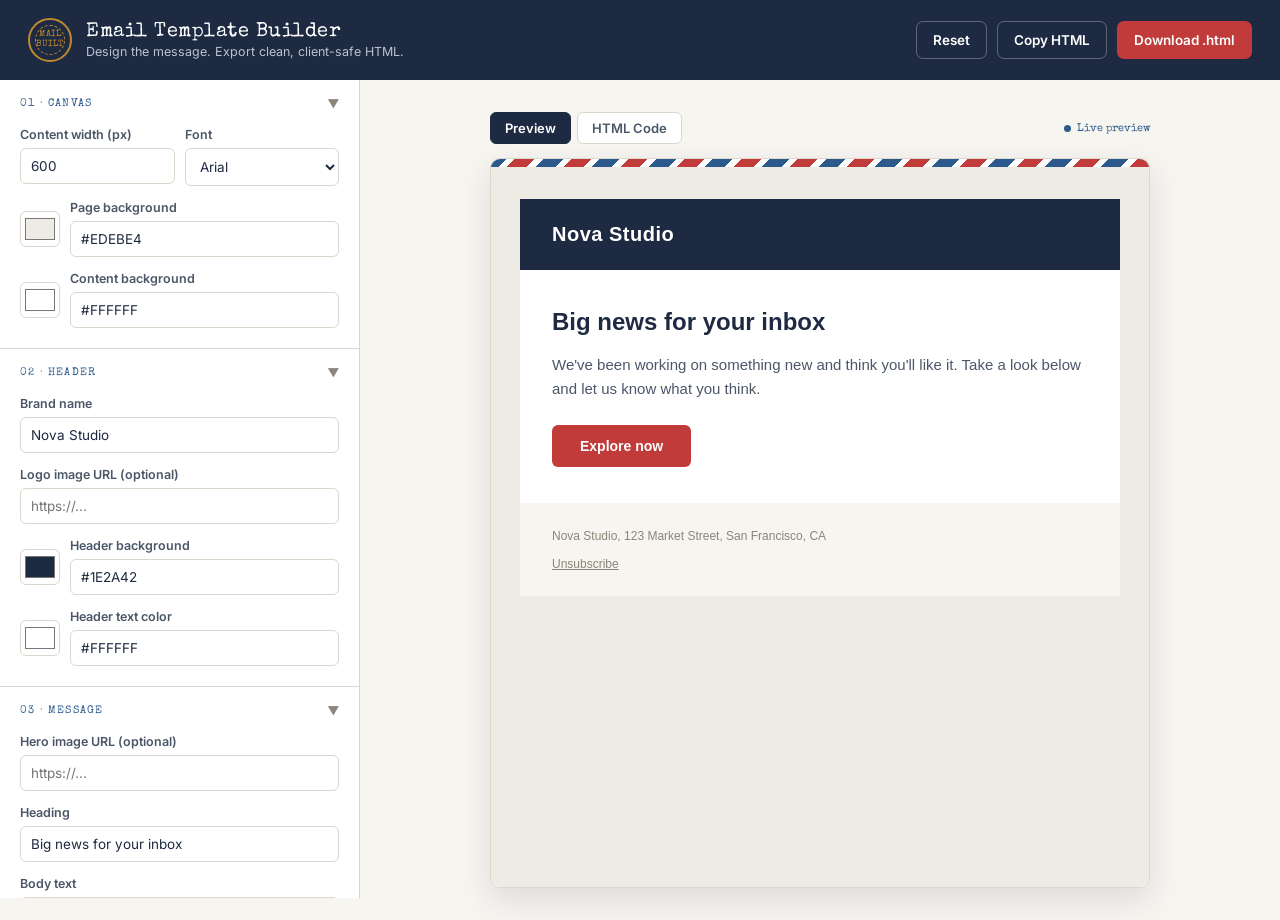
<file: Project/HTML,CSS,JS/HTML Email Template Builder/index.html>
<!DOCTYPE html>
<html lang="en">
<head>
<meta charset="UTF-8">
<title>Email Template Builder</title>
<link rel="preconnect" href="https://fonts.googleapis.com">
<link href="https://fonts.googleapis.com/css2?family=Special+Elite&family=Inter:wght@400;500;600;700&family=JetBrains+Mono:wght@400;500&display=swap" rel="stylesheet">
<style>
  :root{
    --paper:#F7F5F0;
    --ink:#1E2A42;
    --ink-soft:#4B5768;
    --ink-faint:#8A8578;
    --airmail-red:#C23B3B;
    --airmail-blue:#2C5A8C;
    --stamp-gold:#BD8B2E;
    --line:#DCD7CC;
    --card:#FFFFFF;
  }
  *{box-sizing:border-box;}
  html,body{margin:0;padding:0;}
  body{
    background:var(--paper);
    color:var(--ink);
    font-family:'Inter',sans-serif;
    min-height:100vh;
  }
  .app{
    display:flex;
    flex-direction:column;
    min-height:100vh;
  }

  /* ---- Top bar ---- */
  .topbar{
    display:flex;
    align-items:center;
    justify-content:space-between;
    padding:18px 28px;
    background:var(--ink);
    color:#fff;
    flex-wrap:wrap;
    gap:12px;
  }
  .brand{
    display:flex;
    align-items:center;
    gap:14px;
  }
  .postmark{
    width:44px;height:44px;
    border-radius:50%;
    border:2px solid var(--stamp-gold);
    display:flex;
    align-items:center;
    justify-content:center;
    position:relative;
    flex-shrink:0;
  }
  .postmark::before{
    content:"";
    position:absolute;
    inset:5px;
    border:1px dashed var(--stamp-gold);
    border-radius:50%;
  }
  .postmark span{
    font-family:'Special Elite',monospace;
    font-size:9px;
    color:var(--stamp-gold);
    letter-spacing:0.5px;
    text-align:center;
    line-height:1.1;
  }
  .brand h1{
    font-family:'Special Elite',monospace;
    font-size:20px;
    font-weight:400;
    margin:0;
    letter-spacing:0.5px;
  }
  .brand p{
    margin:2px 0 0;
    font-size:12.5px;
    color:#B9C2D0;
  }
  .actions{
    display:flex;
    gap:10px;
  }
  .btn{
    font-family:'Inter',sans-serif;
    font-size:13.5px;
    font-weight:600;
    padding:10px 16px;
    border-radius:7px;
    border:1px solid transparent;
    cursor:pointer;
    display:inline-flex;
    align-items:center;
    gap:7px;
    transition:transform .12s ease, background .15s ease;
  }
  .btn:active{ transform:scale(0.97); }
  .btn-primary{
    background:var(--airmail-red);
    color:#fff;
  }
  .btn-primary:hover{ background:#a92f2f; }
  .btn-ghost{
    background:transparent;
    color:#fff;
    border-color:rgba(255,255,255,0.28);
  }
  .btn-ghost:hover{ background:rgba(255,255,255,0.08); }

  /* ---- Main layout ---- */
  .main{
    display:flex;
    flex:1;
    min-height:0;
  }
  .sidebar{
    width:360px;
    flex-shrink:0;
    background:var(--card);
    border-right:1px solid var(--line);
    overflow-y:auto;
    max-height:calc(100vh - 82px);
  }
  .preview-wrap{
    flex:1;
    padding:32px;
    overflow-y:auto;
    display:flex;
    flex-direction:column;
    align-items:center;
  }

  /* ---- Sidebar sections ---- */
  .section{
    border-bottom:1px solid var(--line);
  }
  .section summary{
    list-style:none;
    cursor:pointer;
    padding:16px 20px;
    display:flex;
    align-items:center;
    justify-content:space-between;
    user-select:none;
  }
  .section summary::-webkit-details-marker{ display:none; }
  .eyebrow{
    font-family:'Special Elite',monospace;
    font-size:11px;
    letter-spacing:1.2px;
    text-transform:uppercase;
    color:var(--airmail-blue);
  }
  .chev{
    font-size:12px;
    color:var(--ink-faint);
    transition:transform .15s ease;
  }
  details[open] > summary .chev{ transform:rotate(90deg); }
  .section-body{
    padding:0 20px 20px;
    display:flex;
    flex-direction:column;
    gap:14px;
  }

  .field label{
    display:block;
    font-size:12.5px;
    font-weight:600;
    color:var(--ink-soft);
    margin-bottom:6px;
  }
  .field input[type="text"],
  .field input[type="url"],
  .field textarea,
  .field select{
    width:100%;
    padding:9px 10px;
    border:1px solid var(--line);
    border-radius:6px;
    font-family:'Inter',sans-serif;
    font-size:13.5px;
    color:var(--ink);
    background:#fff;
  }
  .field textarea{ resize:vertical; min-height:64px; }
  .field input:focus,
  .field textarea:focus,
  .field select:focus{
    outline:2px solid var(--airmail-blue);
    outline-offset:1px;
  }
  .row2{ display:flex; gap:10px; }
  .row2 .field{ flex:1; }

  .color-field{ display:flex; align-items:center; gap:10px; }
  .color-field input[type="color"]{
    width:40px;height:36px;
    border:1px solid var(--line);
    border-radius:6px;
    padding:2px;
    background:#fff;
    cursor:pointer;
    flex-shrink:0;
  }
  .color-field input[type="text"]{ flex:1; }

  .range-field{ display:flex; align-items:center; gap:10px; }
  .range-field input[type="range"]{ flex:1; }
  .range-value{
    font-family:'JetBrains Mono',monospace;
    font-size:12px;
    color:var(--ink-soft);
    width:40px;
    text-align:right;
  }

  /* ---- Preview frame ---- */
  .frame-toolbar{
    width:100%;
    max-width:660px;
    display:flex;
    align-items:center;
    justify-content:space-between;
    margin-bottom:14px;
  }
  .tabs{ display:flex; gap:6px; }
  .tab{
    font-family:'Inter',sans-serif;
    font-size:13px;
    font-weight:600;
    padding:7px 14px;
    border-radius:6px;
    border:1px solid var(--line);
    background:#fff;
    color:var(--ink-soft);
    cursor:pointer;
  }
  .tab.active{
    background:var(--ink);
    color:#fff;
    border-color:var(--ink);
  }
  .live-badge{
    font-family:'Special Elite',monospace;
    font-size:11px;
    color:var(--airmail-blue);
    display:flex;
    align-items:center;
    gap:6px;
  }
  .live-dot{
    width:7px;height:7px;
    border-radius:50%;
    background:var(--airmail-blue);
    display:inline-block;
    animation:pulse 2s infinite ease-in-out;
  }
  @media (prefers-reduced-motion: reduce){
    .live-dot{ animation:none; }
  }
  @keyframes pulse{
    0%,100%{ opacity:1; }
    50%{ opacity:0.35; }
  }

  .airmail-frame{
    width:100%;
    max-width:660px;
    background:#fff;
    border-radius:10px;
    box-shadow:0 12px 32px rgba(30,42,66,0.12);
    overflow:hidden;
    border:1px solid var(--line);
  }
  .airmail-stripe{
    height:8px;
    width:100%;
    background:repeating-linear-gradient(
      -45deg,
      var(--airmail-red) 0 14px,
      #fff 14px 20px,
      var(--airmail-blue) 20px 34px,
      #fff 34px 40px
    );
  }
  #previewFrame{
    width:100%;
    height:720px;
    border:none;
    display:block;
  }
  .code-view{
    display:none;
    width:100%;
    height:720px;
    margin:0;
    padding:20px;
    font-family:'JetBrains Mono',monospace;
    font-size:12.5px;
    line-height:1.6;
    color:#DCE3EC;
    background:var(--ink);
    overflow:auto;
    white-space:pre-wrap;
    word-break:break-word;
    border-radius:0 0 10px 10px;
  }
  .copied-toast{
    position:fixed;
    bottom:24px;
    left:50%;
    transform:translateX(-50%) translateY(20px);
    background:var(--ink);
    color:#fff;
    padding:10px 18px;
    border-radius:7px;
    font-size:13.5px;
    font-weight:600;
    opacity:0;
    transition:opacity .2s ease, transform .2s ease;
    pointer-events:none;
    display:flex;
    align-items:center;
    gap:8px;
  }
  .copied-toast.show{
    opacity:1;
    transform:translateX(-50%) translateY(0);
  }
  .copied-toast .dot{
    width:7px;height:7px;border-radius:50%;
    background:var(--airmail-red);
  }

  ::-webkit-scrollbar{ width:10px; height:10px; }
  ::-webkit-scrollbar-thumb{ background:var(--line); border-radius:10px; }
  ::-webkit-scrollbar-track{ background:transparent; }

  @media (max-width: 860px){
    .main{ flex-direction:column; }
    .sidebar{ width:100%; max-height:none; border-right:none; border-bottom:1px solid var(--line); }
    .preview-wrap{ padding:20px 14px; }
  }
</style>
</head>
<body>
<div class="app">

  <div class="topbar">
    <div class="brand">
      <div class="postmark"><span>MAIL<br>BUILT</span></div>
      <div>
        <h1>Email Template Builder</h1>
        <p>Design the message. Export clean, client-safe HTML.</p>
      </div>
    </div>
    <div class="actions">
      <button class="btn btn-ghost" id="resetBtn">Reset</button>
      <button class="btn btn-ghost" id="copyBtn">Copy HTML</button>
      <button class="btn btn-primary" id="downloadBtn">Download .html</button>
    </div>
  </div>

  <div class="main">
    <div class="sidebar" id="sidebar">

      <details class="section" open>
        <summary><span class="eyebrow">01 · Canvas</span><span class="chev">▶</span></summary>
        <div class="section-body">
          <div class="row2">
            <div class="field">
              <label for="containerWidth">Content width (px)</label>
              <input type="text" id="containerWidth" value="600">
            </div>
            <div class="field">
              <label for="fontFamily">Font</label>
              <select id="fontFamily">
                <option value="Arial, Helvetica, sans-serif">Arial</option>
                <option value="Georgia, 'Times New Roman', serif">Georgia</option>
                <option value="'Trebuchet MS', sans-serif">Trebuchet MS</option>
                <option value="Verdana, Geneva, sans-serif">Verdana</option>
                <option value="Tahoma, Geneva, sans-serif">Tahoma</option>
                <option value="'Courier New', monospace">Courier New</option>
              </select>
            </div>
          </div>
          <div class="field color-field">
            <input type="color" id="pageBg" value="#EDEBE4">
            <div style="flex:1">
              <label>Page background</label>
              <input type="text" id="pageBgText" value="#EDEBE4">
            </div>
          </div>
          <div class="field color-field">
            <input type="color" id="contentBg" value="#FFFFFF">
            <div style="flex:1">
              <label>Content background</label>
              <input type="text" id="contentBgText" value="#FFFFFF">
            </div>
          </div>
        </div>
      </details>

      <details class="section" open>
        <summary><span class="eyebrow">02 · Header</span><span class="chev">▶</span></summary>
        <div class="section-body">
          <div class="field">
            <label for="brandName">Brand name</label>
            <input type="text" id="brandName" value="Nova Studio">
          </div>
          <div class="field">
            <label for="logoUrl">Logo image URL (optional)</label>
            <input type="url" id="logoUrl" placeholder="https://...">
          </div>
          <div class="field color-field">
            <input type="color" id="headerBg" value="#1E2A42">
            <div style="flex:1">
              <label>Header background</label>
              <input type="text" id="headerBgText" value="#1E2A42">
            </div>
          </div>
          <div class="field color-field">
            <input type="color" id="headerTextColor" value="#FFFFFF">
            <div style="flex:1">
              <label>Header text color</label>
              <input type="text" id="headerTextColorText" value="#FFFFFF">
            </div>
          </div>
        </div>
      </details>

      <details class="section" open>
        <summary><span class="eyebrow">03 · Message</span><span class="chev">▶</span></summary>
        <div class="section-body">
          <div class="field">
            <label for="heroUrl">Hero image URL (optional)</label>
            <input type="url" id="heroUrl" placeholder="https://...">
          </div>
          <div class="field">
            <label for="headingText">Heading</label>
            <input type="text" id="headingText" value="Big news for your inbox">
          </div>
          <div class="field">
            <label for="bodyText">Body text</label>
            <textarea id="bodyText">We've been working on something new and think you'll like it. Take a look below and let us know what you think.</textarea>
          </div>
          <div class="field color-field">
            <input type="color" id="headingColor" value="#1E2A42">
            <div style="flex:1">
              <label>Heading color</label>
              <input type="text" id="headingColorText" value="#1E2A42">
            </div>
          </div>
          <div class="field color-field">
            <input type="color" id="bodyTextColor" value="#4B5768">
            <div style="flex:1">
              <label>Body text color</label>
              <input type="text" id="bodyTextColorText" value="#4B5768">
            </div>
          </div>
        </div>
      </details>

      <details class="section" open>
        <summary><span class="eyebrow">04 · Button</span><span class="chev">▶</span></summary>
        <div class="section-body">
          <div class="row2">
            <div class="field">
              <label for="buttonText">Label</label>
              <input type="text" id="buttonText" value="Explore now">
            </div>
            <div class="field">
              <label for="buttonUrl">Link</label>
              <input type="url" id="buttonUrl" value="https://example.com">
            </div>
          </div>
          <div class="field color-field">
            <input type="color" id="buttonBg" value="#C23B3B">
            <div style="flex:1">
              <label>Button background</label>
              <input type="text" id="buttonBgText" value="#C23B3B">
            </div>
          </div>
          <div class="field color-field">
            <input type="color" id="buttonTextColor" value="#FFFFFF">
            <div style="flex:1">
              <label>Button text color</label>
              <input type="text" id="buttonTextColorText" value="#FFFFFF">
            </div>
          </div>
          <div class="field range-field">
            <label style="margin:0; flex-shrink:0; width:110px;">Corner radius</label>
            <input type="range" id="buttonRadius" min="0" max="28" value="6">
            <span class="range-value" id="buttonRadiusValue">6px</span>
          </div>
        </div>
      </details>

      <details class="section">
        <summary><span class="eyebrow">05 · Footer</span><span class="chev">▶</span></summary>
        <div class="section-body">
          <div class="field">
            <label for="footerText">Footer text</label>
            <textarea id="footerText">Nova Studio, 123 Market Street, San Francisco, CA</textarea>
          </div>
          <div class="field">
            <label for="unsubscribeText">Unsubscribe link label</label>
            <input type="text" id="unsubscribeText" value="Unsubscribe">
          </div>
          <div class="field color-field">
            <input type="color" id="footerBg" value="#F7F5F0">
            <div style="flex:1">
              <label>Footer background</label>
              <input type="text" id="footerBgText" value="#F7F5F0">
            </div>
          </div>
          <div class="field color-field">
            <input type="color" id="footerTextColor" value="#8A8578">
            <div style="flex:1">
              <label>Footer text color</label>
              <input type="text" id="footerTextColorText" value="#8A8578">
            </div>
          </div>
        </div>
      </details>

    </div>

    <div class="preview-wrap">
      <div class="frame-toolbar">
        <div class="tabs">
          <button class="tab active" id="tabPreview">Preview</button>
          <button class="tab" id="tabCode">HTML Code</button>
        </div>
        <div class="live-badge"><span class="live-dot"></span>Live preview</div>
      </div>
      <div class="airmail-frame">
        <div class="airmail-stripe"></div>
        <iframe id="previewFrame" title="Email preview"></iframe>
        <pre class="code-view" id="codeView"></pre>
      </div>
    </div>
  </div>
</div>

<div class="copied-toast" id="toast"><span class="dot"></span><span id="toastText">Copied</span></div>

<script>
  const ids = [
    'containerWidth','fontFamily','pageBg','contentBg',
    'brandName','logoUrl','headerBg','headerTextColor',
    'heroUrl','headingText','bodyText','headingColor','bodyTextColor',
    'buttonText','buttonUrl','buttonBg','buttonTextColor','buttonRadius',
    'footerText','unsubscribeText','footerBg','footerTextColor'
  ];

  const defaults = {};
  ids.forEach(id => {
    const el = document.getElementById(id);
    defaults[id] = el.value;
  });

  // Sync color pickers <-> text inputs
  const colorPairs = [
    ['pageBg','pageBgText'],['contentBg','contentBgText'],
    ['headerBg','headerBgText'],['headerTextColor','headerTextColorText'],
    ['headingColor','headingColorText'],['bodyTextColor','bodyTextColorText'],
    ['buttonBg','buttonBgText'],['buttonTextColor','buttonTextColorText'],
    ['footerBg','footerBgText'],['footerTextColor','footerTextColorText']
  ];
  colorPairs.forEach(([colorId, textId]) => {
    const colorEl = document.getElementById(colorId);
    const textEl = document.getElementById(textId);
    colorEl.addEventListener('input', () => { textEl.value = colorEl.value; render(); });
    textEl.addEventListener('input', () => {
      if (/^#[0-9A-Fa-f]{6}$/.test(textEl.value)) colorEl.value = textEl.value;
      render();
    });
  });

  document.getElementById('buttonRadius').addEventListener('input', (e) => {
    document.getElementById('buttonRadiusValue').textContent = e.target.value + 'px';
    render();
  });

  ids.forEach(id => {
    const el = document.getElementById(id);
    if (el.tagName === 'SELECT' || el.type === 'text' || el.type === 'url' || el.tagName === 'TEXTAREA') {
      el.addEventListener('input', render);
    }
  });

  function esc(str){
    return String(str)
      .replace(/&/g,'&amp;')
      .replace(/</g,'&lt;')
      .replace(/>/g,'&gt;');
  }

  function getVal(id){ return document.getElementById(id).value.trim(); }

  function generateHTML(){
    const width = parseInt(getVal('containerWidth')) || 600;
    const font = getVal('fontFamily');
    const pageBg = getVal('pageBg');
    const contentBg = getVal('contentBg');
    const brandName = getVal('brandName') || 'Your Brand';
    const logoUrl = getVal('logoUrl');
    const headerBg = getVal('headerBg');
    const headerTextColor = getVal('headerTextColor');
    const heroUrl = getVal('heroUrl');
    const headingText = getVal('headingText');
    const bodyText = getVal('bodyText');
    const headingColor = getVal('headingColor');
    const bodyTextColor = getVal('bodyTextColor');
    const buttonText = getVal('buttonText') || 'Click here';
    const buttonUrl = getVal('buttonUrl') || '#';
    const buttonBg = getVal('buttonBg');
    const buttonTextColor = getVal('buttonTextColor');
    const buttonRadius = getVal('buttonRadius');
    const footerText = getVal('footerText');
    const unsubscribeText = getVal('unsubscribeText') || 'Unsubscribe';
    const footerBg = getVal('footerBg');
    const footerTextColor = getVal('footerTextColor');

    const logoBlock = logoUrl
      ? `<img src="${esc(logoUrl)}" alt="${esc(brandName)}" width="140" style="display:block;border:0;max-width:140px;height:auto;">`
      : `<span style="font-family:${font};font-size:20px;font-weight:bold;color:${headerTextColor};letter-spacing:0.5px;">${esc(brandName)}</span>`;

    const heroBlock = heroUrl
      ? `<tr>
          <td style="padding:0;">
            <img src="${esc(heroUrl)}" alt="" width="${width}" style="display:block;width:100%;max-width:${width}px;height:auto;border:0;">
          </td>
        </tr>`
      : '';

    return `<!DOCTYPE html>
<html lang="en">
<head>
<meta charset="UTF-8">
<meta name="viewport" content="width=device-width, initial-scale=1.0">
<title>${esc(brandName)}</title>
</head>
<body style="margin:0;padding:0;background-color:${pageBg};font-family:${font};">
<table role="presentation" width="100%" cellpadding="0" cellspacing="0" border="0" style="background-color:${pageBg};">
  <tr>
    <td align="center" style="padding:32px 16px;">
      <table role="presentation" width="${width}" cellpadding="0" cellspacing="0" border="0" style="width:${width}px;max-width:100%;background-color:${contentBg};border-collapse:collapse;">

        <!-- Header -->
        <tr>
          <td style="background-color:${headerBg};padding:24px 32px;text-align:left;">
            ${logoBlock}
          </td>
        </tr>
${heroBlock}
        <!-- Body -->
        <tr>
          <td style="padding:36px 32px 12px;">
            <h1 style="margin:0 0 16px;font-family:${font};font-size:24px;line-height:1.3;color:${headingColor};">${esc(headingText)}</h1>
            <p style="margin:0;font-family:${font};font-size:15px;line-height:1.6;color:${bodyTextColor};">${esc(bodyText)}</p>
          </td>
        </tr>

        <!-- Button -->
        <tr>
          <td style="padding:12px 32px 36px;">
            <table role="presentation" cellpadding="0" cellspacing="0" border="0">
              <tr>
                <td style="border-radius:${buttonRadius}px;background-color:${buttonBg};">
                  <a href="${esc(buttonUrl)}" target="_blank" style="display:inline-block;padding:13px 28px;font-family:${font};font-size:14px;font-weight:bold;color:${buttonTextColor};text-decoration:none;border-radius:${buttonRadius}px;">${esc(buttonText)}</a>
                </td>
              </tr>
            </table>
          </td>
        </tr>

        <!-- Footer -->
        <tr>
          <td style="background-color:${footerBg};padding:24px 32px;text-align:left;">
            <p style="margin:0 0 8px;font-family:${font};font-size:12px;line-height:1.6;color:${footerTextColor};">${esc(footerText)}</p>
            <a href="#" style="font-family:${font};font-size:12px;color:${footerTextColor};text-decoration:underline;">${esc(unsubscribeText)}</a>
          </td>
        </tr>

      </table>
    </td>
  </tr>
</table>
</body>
</html>`;
  }

  function render(){
    const html = generateHTML();
    document.getElementById('previewFrame').srcdoc = html;
    document.getElementById('codeView').textContent = html;
  }

  // Tabs
  const tabPreview = document.getElementById('tabPreview');
  const tabCode = document.getElementById('tabCode');
  const previewFrame = document.getElementById('previewFrame');
  const codeView = document.getElementById('codeView');

  tabPreview.addEventListener('click', () => {
    tabPreview.classList.add('active');
    tabCode.classList.remove('active');
    previewFrame.style.display = 'block';
    codeView.style.display = 'none';
  });
  tabCode.addEventListener('click', () => {
    tabCode.classList.add('active');
    tabPreview.classList.remove('active');
    previewFrame.style.display = 'none';
    codeView.style.display = 'block';
  });

  function showToast(text){
    const toast = document.getElementById('toast');
    document.getElementById('toastText').textContent = text;
    toast.classList.add('show');
    setTimeout(() => toast.classList.remove('show'), 1800);
  }

  document.getElementById('copyBtn').addEventListener('click', () => {
    const html = generateHTML();
    const ta = document.createElement('textarea');
    ta.value = html;
    ta.style.position = 'fixed';
    ta.style.opacity = '0';
    document.body.appendChild(ta);
    ta.focus();
    ta.select();
    let ok = false;
    try { ok = document.execCommand('copy'); } catch (e) { ok = false; }
    document.body.removeChild(ta);
    if (ok) {
      showToast('HTML copied to clipboard');
    } else if (navigator.clipboard && navigator.clipboard.writeText) {
      navigator.clipboard.writeText(html).then(
        () => showToast('HTML copied to clipboard'),
        () => showToast('Copy failed — select the code manually')
      );
    } else {
      showToast('Copy failed — select the code manually');
    }
  });

  document.getElementById('downloadBtn').addEventListener('click', () => {
    const html = generateHTML();
    const blob = new Blob([html], { type: 'text/html' });
    const url = URL.createObjectURL(blob);
    const a = document.createElement('a');
    const brand = (getVal('brandName') || 'email-template').toLowerCase().replace(/[^a-z0-9]+/g, '-').replace(/(^-|-$)/g, '');
    a.href = url;
    a.download = (brand || 'email-template') + '.html';
    document.body.appendChild(a);
    a.click();
    document.body.removeChild(a);
    URL.revokeObjectURL(url);
    showToast('Template downloaded');
  });

  document.getElementById('resetBtn').addEventListener('click', () => {
    ids.forEach(id => {
      document.getElementById(id).value = defaults[id];
    });
    colorPairs.forEach(([colorId, textId]) => {
      document.getElementById(textId).value = document.getElementById(colorId).value;
    });
    document.getElementById('buttonRadiusValue').textContent = defaults.buttonRadius + 'px';
    render();
  });

  render();
</script>
</body>
</html>
</file>
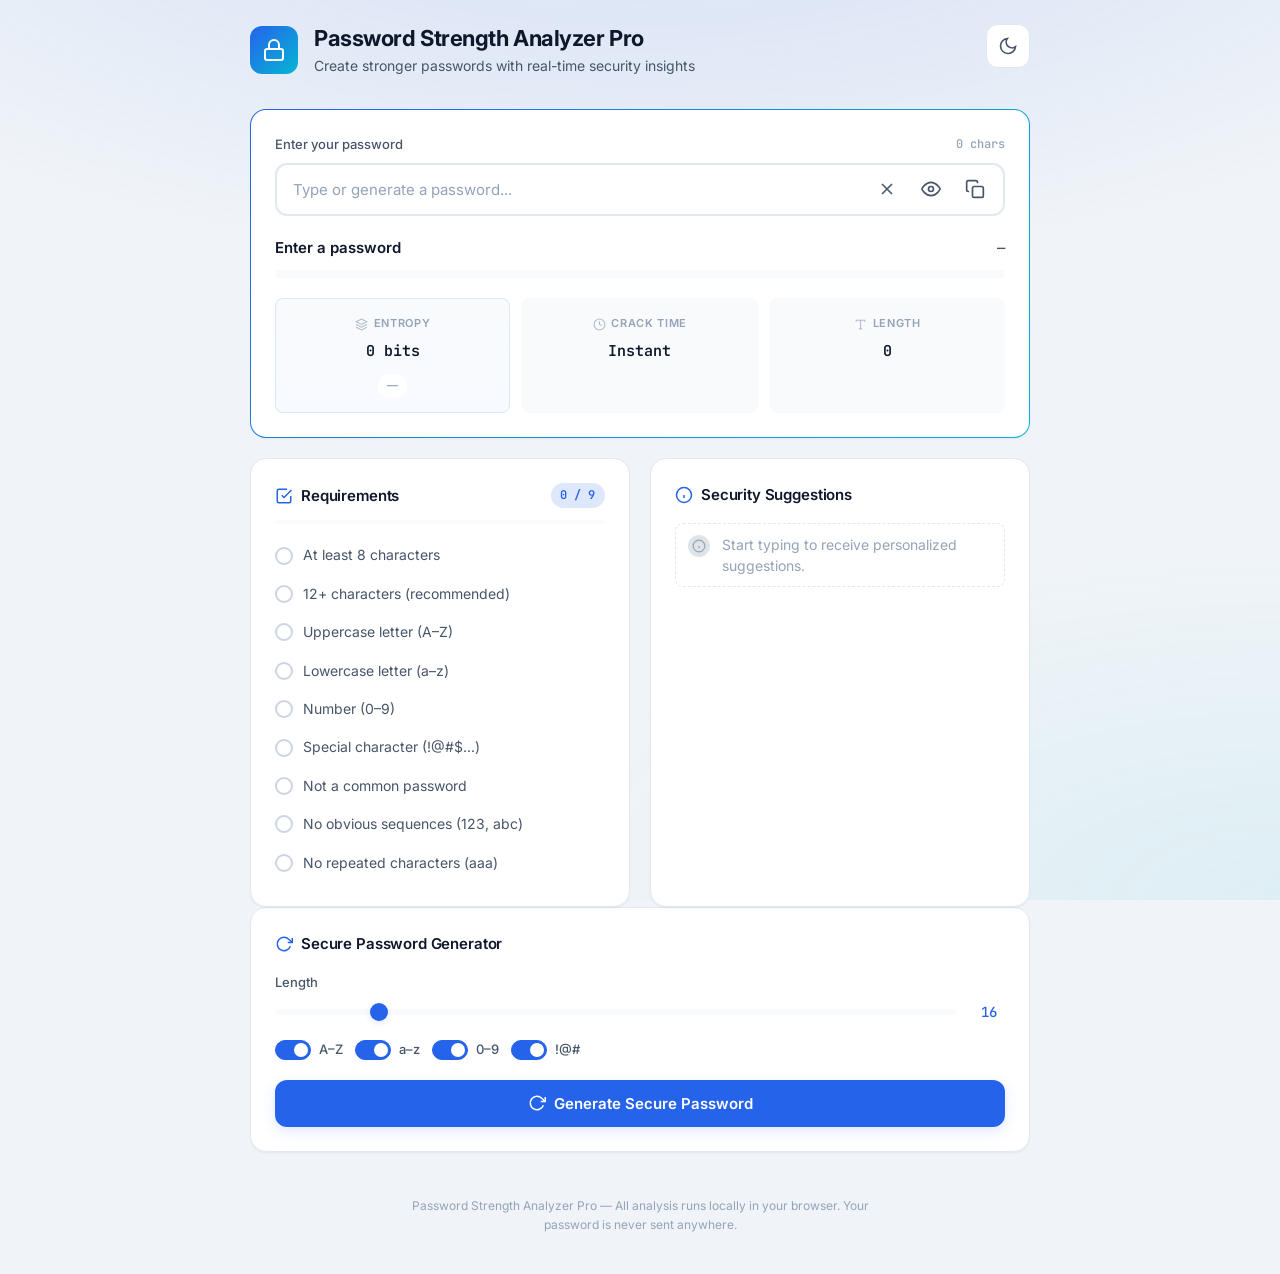
<file: Project/HTML,CSS,JS/Password Strength Analyzer Pro/index.html>
<!DOCTYPE html>
<html lang="en" data-theme="dark">
<head>
  <meta charset="UTF-8">
  <meta name="viewport" content="width=device-width, initial-scale=1.0">
  <meta name="description" content="Password Strength Analyzer Pro — real-time password analysis, entropy estimation, and secure password generation.">
  <title>Password Strength Analyzer Pro</title>
  <link rel="stylesheet" href="styles.css">
  <link rel="preconnect" href="https://fonts.googleapis.com">
  <link rel="preconnect" href="https://fonts.gstatic.com" crossorigin>
  <link href="https://fonts.googleapis.com/css2?family=Inter:wght@400;500;600;700&family=JetBrains+Mono:wght@400;500&display=swap" rel="stylesheet">
</head>
<body>
  <div class="app">
    <header class="header">
      <div class="header__brand">
        <div class="header__logo" aria-hidden="true">
          <svg viewBox="0 0 24 24" fill="none" stroke="currentColor" stroke-width="2">
            <rect x="3" y="11" width="18" height="11" rx="2" ry="2"/>
            <path d="M7 11V7a5 5 0 0 1 10 0v4"/>
          </svg>
        </div>
        <div>
          <h1 class="header__title">Password Strength Analyzer Pro</h1>
          <p class="header__subtitle">Create stronger passwords with real-time security insights</p>
        </div>
      </div>
      <button class="theme-toggle" id="themeToggle" aria-label="Toggle dark/light mode" title="Toggle theme">
        <svg class="theme-toggle__icon theme-toggle__icon--sun" viewBox="0 0 24 24" fill="none" stroke="currentColor" stroke-width="2">
          <circle cx="12" cy="12" r="5"/>
          <line x1="12" y1="1" x2="12" y2="3"/>
          <line x1="12" y1="21" x2="12" y2="23"/>
          <line x1="4.22" y1="4.22" x2="5.64" y2="5.64"/>
          <line x1="18.36" y1="18.36" x2="19.78" y2="19.78"/>
          <line x1="1" y1="12" x2="3" y2="12"/>
          <line x1="21" y1="12" x2="23" y2="12"/>
          <line x1="4.22" y1="19.78" x2="5.64" y2="18.36"/>
          <line x1="18.36" y1="5.64" x2="19.78" y2="4.22"/>
        </svg>
        <svg class="theme-toggle__icon theme-toggle__icon--moon" viewBox="0 0 24 24" fill="none" stroke="currentColor" stroke-width="2">
          <path d="M21 12.79A9 9 0 1 1 11.21 3 7 7 0 0 0 21 12.79z"/>
        </svg>
      </button>
    </header>

    <main class="main">
      <section class="card card--primary" aria-labelledby="analyzer-heading">
        <h2 id="analyzer-heading" class="sr-only">Password Analyzer</h2>

        <div class="password-input-group">
          <div class="password-input-group__header">
            <label for="passwordInput" class="password-input-group__label">Enter your password</label>
            <span class="char-count" id="charCount" aria-live="polite">0 chars</span>
          </div>
          <div class="password-input-wrapper">
            <input
              type="password"
              id="passwordInput"
              class="password-input"
              placeholder="Type or generate a password..."
              autocomplete="off"
              spellcheck="false"
              aria-describedby="strengthLabel crackTime entropyValue entropyBadge"
            >
            <div class="password-input-actions">
              <button type="button" class="btn-icon" id="clearPassword" aria-label="Clear password" title="Clear password">
                <svg viewBox="0 0 24 24" fill="none" stroke="currentColor" stroke-width="2">
                  <line x1="18" y1="6" x2="6" y2="18"/>
                  <line x1="6" y1="6" x2="18" y2="18"/>
                </svg>
              </button>
              <button type="button" class="btn-icon" id="toggleVisibility" aria-label="Show password" title="Show password">
                <svg class="icon-eye" viewBox="0 0 24 24" fill="none" stroke="currentColor" stroke-width="2">
                  <path d="M1 12s4-8 11-8 11 8 11 8-4 8-11 8-11-8-11-8z"/>
                  <circle cx="12" cy="12" r="3"/>
                </svg>
                <svg class="icon-eye-off" viewBox="0 0 24 24" fill="none" stroke="currentColor" stroke-width="2" hidden>
                  <path d="M17.94 17.94A10.07 10.07 0 0 1 12 20c-7 0-11-8-11-8a18.45 18.45 0 0 1 5.06-5.94"/>
                  <path d="M9.9 4.24A9.12 9.12 0 0 1 12 4c7 0 11 8 11 8a18.5 18.5 0 0 1-2.16 3.19"/>
                  <line x1="1" y1="1" x2="23" y2="23"/>
                </svg>
              </button>
              <button type="button" class="btn-icon" id="copyPassword" aria-label="Copy password" title="Copy password">
                <svg viewBox="0 0 24 24" fill="none" stroke="currentColor" stroke-width="2">
                  <rect x="9" y="9" width="13" height="13" rx="2" ry="2"/>
                  <path d="M5 15H4a2 2 0 0 1-2-2V4a2 2 0 0 1 2-2h9a2 2 0 0 1 2 2v1"/>
                </svg>
              </button>
            </div>
          </div>
        </div>

        <div class="strength-section">
          <div class="strength-header">
            <span class="strength-label" id="strengthLabel">Enter a password</span>
            <span class="strength-score" id="strengthScore" aria-live="polite">—</span>
          </div>
          <div class="strength-meter" role="meter" aria-valuemin="0" aria-valuemax="100" aria-valuenow="0" id="strengthMeter">
            <div class="strength-meter__bar" id="strengthBar"></div>
          </div>
        </div>

        <div class="metrics-grid">
          <div class="metric metric--highlight">
            <span class="metric__label">
              <svg class="metric__icon" viewBox="0 0 24 24" fill="none" stroke="currentColor" stroke-width="2" aria-hidden="true">
                <path d="M12 2L2 7l10 5 10-5-10-5z"/>
                <path d="M2 17l10 5 10-5"/>
                <path d="M2 12l10 5 10-5"/>
              </svg>
              Entropy
            </span>
            <span class="metric__value" id="entropyValue">0 bits</span>
            <span class="entropy-badge entropy-badge--none" id="entropyBadge">—</span>
          </div>
          <div class="metric">
            <span class="metric__label">
              <svg class="metric__icon" viewBox="0 0 24 24" fill="none" stroke="currentColor" stroke-width="2" aria-hidden="true">
                <circle cx="12" cy="12" r="10"/>
                <polyline points="12 6 12 12 16 14"/>
              </svg>
              Crack Time
            </span>
            <span class="metric__value" id="crackTime">Instant</span>
          </div>
          <div class="metric">
            <span class="metric__label">
              <svg class="metric__icon" viewBox="0 0 24 24" fill="none" stroke="currentColor" stroke-width="2" aria-hidden="true">
                <path d="M4 7V4h16v3"/>
                <path d="M9 20h6"/>
                <path d="M12 4v16"/>
              </svg>
              Length
            </span>
            <span class="metric__value" id="passwordLength">0</span>
          </div>
        </div>

        <div class="alert alert--warning" id="commonPasswordAlert" hidden>
          <svg viewBox="0 0 24 24" fill="none" stroke="currentColor" stroke-width="2" aria-hidden="true">
            <path d="M10.29 3.86L1.82 18a2 2 0 0 0 1.71 3h16.94a2 2 0 0 0 1.71-3L13.71 3.86a2 2 0 0 0-3.42 0z"/>
            <line x1="12" y1="9" x2="12" y2="13"/>
            <line x1="12" y1="17" x2="12.01" y2="17"/>
          </svg>
          <span id="commonPasswordMessage">This password appears in common password lists.</span>
        </div>
      </section>

      <div class="grid-2">
        <section class="card" aria-labelledby="requirements-heading">
          <div class="card__header">
            <h3 id="requirements-heading" class="card__title">
              <svg class="card__title-icon" viewBox="0 0 24 24" fill="none" stroke="currentColor" stroke-width="2" aria-hidden="true">
                <path d="M9 11l3 3L22 4"/>
                <path d="M21 12v7a2 2 0 0 1-2 2H5a2 2 0 0 1-2-2V5a2 2 0 0 1 2-2h11"/>
              </svg>
              Requirements
            </h3>
            <span class="progress-pill" id="requirementsProgress">0 / 9</span>
          </div>
          <div class="progress-bar" role="progressbar" aria-valuemin="0" aria-valuemax="9" aria-valuenow="0" id="requirementsBar">
            <div class="progress-bar__fill" id="requirementsBarFill"></div>
          </div>
          <ul class="checklist" id="requirementsList">
            <li class="checklist__item" data-requirement="length">
              <span class="checklist__icon" aria-hidden="true"></span>
              <span>At least 8 characters</span>
            </li>
            <li class="checklist__item" data-requirement="length12">
              <span class="checklist__icon" aria-hidden="true"></span>
              <span>12+ characters (recommended)</span>
            </li>
            <li class="checklist__item" data-requirement="uppercase">
              <span class="checklist__icon" aria-hidden="true"></span>
              <span>Uppercase letter (A–Z)</span>
            </li>
            <li class="checklist__item" data-requirement="lowercase">
              <span class="checklist__icon" aria-hidden="true"></span>
              <span>Lowercase letter (a–z)</span>
            </li>
            <li class="checklist__item" data-requirement="number">
              <span class="checklist__icon" aria-hidden="true"></span>
              <span>Number (0–9)</span>
            </li>
            <li class="checklist__item" data-requirement="special">
              <span class="checklist__icon" aria-hidden="true"></span>
              <span>Special character (!@#$...)</span>
            </li>
            <li class="checklist__item" data-requirement="noCommon">
              <span class="checklist__icon" aria-hidden="true"></span>
              <span>Not a common password</span>
            </li>
            <li class="checklist__item" data-requirement="noSequence">
              <span class="checklist__icon" aria-hidden="true"></span>
              <span>No obvious sequences (123, abc)</span>
            </li>
            <li class="checklist__item" data-requirement="noRepeat">
              <span class="checklist__icon" aria-hidden="true"></span>
              <span>No repeated characters (aaa)</span>
            </li>
          </ul>
        </section>

        <section class="card" aria-labelledby="suggestions-heading">
          <h3 id="suggestions-heading" class="card__title">
            <svg class="card__title-icon" viewBox="0 0 24 24" fill="none" stroke="currentColor" stroke-width="2" aria-hidden="true">
              <circle cx="12" cy="12" r="10"/>
              <line x1="12" y1="16" x2="12" y2="12"/>
              <line x1="12" y1="8" x2="12.01" y2="8"/>
            </svg>
            Security Suggestions
          </h3>
          <ul class="suggestions" id="suggestionsList">
            <li class="suggestions__item suggestions__item--neutral">Start typing to receive personalized suggestions.</li>
          </ul>
        </section>
      </div>

      <section class="card card--generator" aria-labelledby="generator-heading">
        <h3 id="generator-heading" class="card__title">
          <svg class="card__title-icon" viewBox="0 0 24 24" fill="none" stroke="currentColor" stroke-width="2" aria-hidden="true">
            <polyline points="23 4 23 10 17 10"/>
            <path d="M20.49 15a9 9 0 1 1-2.12-9.36L23 10"/>
          </svg>
          Secure Password Generator
        </h3>
        <div class="generator-options">
          <div class="generator-option">
            <label for="genLength">Length</label>
            <div class="range-control">
              <input type="range" id="genLength" min="8" max="64" value="16">
              <output for="genLength" id="genLengthValue">16</output>
            </div>
          </div>
          <div class="generator-toggles">
            <label class="toggle">
              <input type="checkbox" id="genUppercase" checked>
              <span class="toggle__slider"></span>
              <span class="toggle__label">A–Z</span>
            </label>
            <label class="toggle">
              <input type="checkbox" id="genLowercase" checked>
              <span class="toggle__slider"></span>
              <span class="toggle__label">a–z</span>
            </label>
            <label class="toggle">
              <input type="checkbox" id="genNumbers" checked>
              <span class="toggle__slider"></span>
              <span class="toggle__label">0–9</span>
            </label>
            <label class="toggle">
              <input type="checkbox" id="genSymbols" checked>
              <span class="toggle__slider"></span>
              <span class="toggle__label">!@#</span>
            </label>
          </div>
        </div>
        <button type="button" class="btn btn--primary" id="generatePassword">
          <svg viewBox="0 0 24 24" fill="none" stroke="currentColor" stroke-width="2" aria-hidden="true">
            <polyline points="23 4 23 10 17 10"/>
            <path d="M20.49 15a9 9 0 1 1-2.12-9.36L23 10"/>
          </svg>
          Generate Secure Password
        </button>
      </section>
    </main>

    <footer class="footer">
      <p>Password Strength Analyzer Pro — All analysis runs locally in your browser. Your password is never sent anywhere.</p>
    </footer>
  </div>

  <div class="toast" id="toast" role="status" aria-live="polite"></div>

  <script src="script.js"></script>
</body>
</html>
</file>
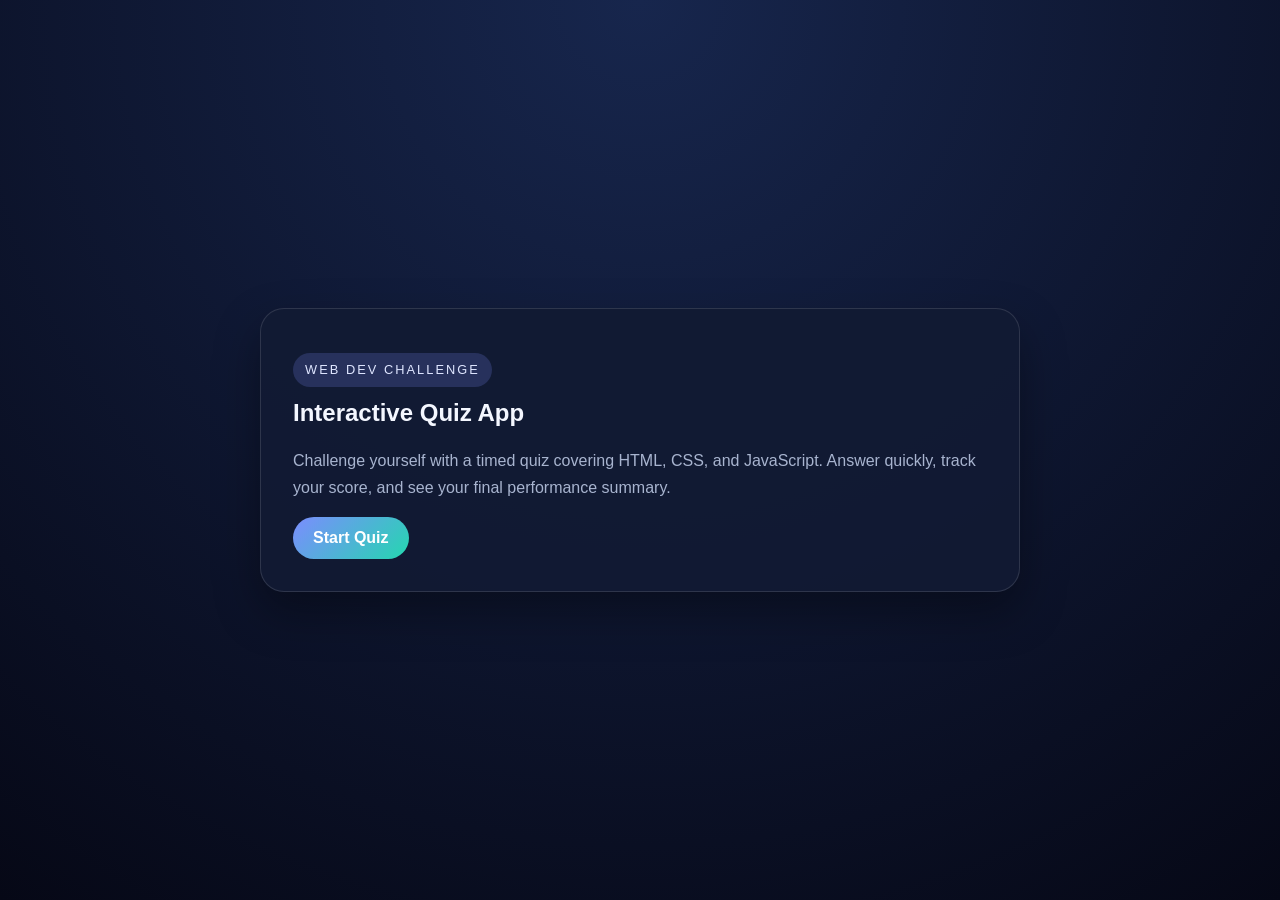
<file: Project/HTML,CSS,JS/Quiz-Application/index.html>
<!DOCTYPE html>
<html lang="en">
  <head>
    <meta charset="UTF-8" />
    <meta name="viewport" content="width=device-width, initial-scale=1.0" />
    <title>Interactive Quiz Application</title>
    <link rel="stylesheet" href="styles.css" />
  </head>
  <body>
    <main class="app-shell">
      <section class="quiz-card intro-card" id="startScreen">
        <p class="tag">Web Dev Challenge</p>
        <h1>Interactive Quiz App</h1>
        <p>
          Challenge yourself with a timed quiz covering HTML, CSS, and JavaScript.
          Answer quickly, track your score, and see your final performance summary.
        </p>
        <button id="startBtn">Start Quiz</button>
      </section>

      <section class="quiz-card hidden" id="quizScreen">
        <div class="quiz-header">
          <div>
            <p class="eyebrow">Question <span id="questionNumber">1</span>/30</p>
            <h2 id="questionText">Question text</h2>
          </div>
          <div class="timer" id="timerDisplay">15s</div>
        </div>

        <div class="progress-bar" aria-label="quiz progress">
          <div id="progressFill"></div>
        </div>

        <div class="options" id="options"></div>

        <div class="quiz-actions">
          <button id="nextBtn" class="hidden">Next Question</button>
        </div>
      </section>

      <section class="quiz-card hidden" id="resultScreen">
        <p class="tag">Results</p>
        <h2>Quiz Complete</h2>
        <div class="result-score" id="scoreDisplay">0/5</div>
        <p id="resultMessage">You completed the quiz.</p>
        <div class="result-summary" id="resultSummary"></div>
        <button id="restartBtn">Play Again</button>
      </section>
    </main>

    <script src="script.js"></script>
  </body>
</html>
</file>
<file: Project/HTML,CSS,JS/Guide To Open Source/style.css>
/* Import Google Font */
@import url('https://fonts.googleapis.com/css2?family=Titillium+Web:wght@400;600;700&display=swap');

/* Basic Reset and Global Styles */
* {
    margin: 0;
    padding: 0;
    box-sizing: border-box;
}

html {
    scroll-behavior: smooth;
}

body {
    font-family: 'Titillium Web', sans-serif;
    background-color: #000000;
    color: #333;
    line-height: 1.6;
}

/* Top Navigation Bar */
.topbar {
    background-color: #1a1a1a;
    color: #fff;
    padding: 1rem 2rem;
    position: sticky;
    top: 0;
    z-index: 1000;
    display: flex;
    justify-content: space-between;
    align-items: center;
    border-bottom: 2px solid #444;
}

.topbar h1 {
    font-size: 1.5rem;
}

.topbar h1 a {
    color: #fff;
    text-decoration: none;
}

/* Target only the main navigation UL, not the dropdown ULs */
.topbar nav > ul {
    list-style-type: none;
    display: flex;
    align-items: center;
    gap: 1.5rem;
}

.topbar nav a {
    color: #fff;
    text-decoration: none;
    font-weight: 600;
    font-size: 1rem;
    transition: color 0.3s ease;
}

.topbar nav a:hover {
    color: #00aaff;
}

/* Dropdown Menu */
.dropdown {
    position: relative;
}

.dropdown-menu {
    opacity: 0;
    visibility: hidden;
    position: absolute;
    left: 0;
    top: 100%;
    background-color: #2c2c2c;
    min-width: 240px;
    box-shadow: 0px 8px 16px 0px rgba(0,0,0,0.2);
    z-index: 1;
    list-style: none;
    padding: 0.5rem 0;
    margin-top: 0; /* Remove gap that causes hover to be lost */
    border-radius: 4px;
    border: 1px solid #444;
    transform: translateY(10px);
    transition: opacity 0.2s ease-in-out, transform 0.2s ease-in-out;
}

.dropdown-menu li {
    /* Ensure dropdown items are block-level and stack vertically */
    display: block;
}

.dropdown-menu li a {
    color: #f1f1f1;
    padding: 10px 20px;
    text-decoration: none;
    display: block;
    font-weight: 400;
}

.dropdown:hover .dropdown-menu {
    visibility: visible;
    opacity: 1;
    transform: translateY(0);
}

/* Main Content Container */
.container {
    padding: 2rem;
}

main {
    max-width: 900px;
    margin: 0 auto;
    background-color: #ffffff;
    padding: 2rem;
    border-radius: 8px;
    box-shadow: 0 4px 15px rgba(0, 0, 0, 0.2);
}

/* Sections and Articles */
section {
    padding-top: 5rem;
    margin-top: -4rem;
    margin-bottom: 2rem;
    border-bottom: 1px solid #dadada;
    padding-bottom: 2rem;
}

section:last-child {
    border-bottom: none;
}

article {
    margin-top: 2rem;
    scroll-margin-top: 5rem; /* Offset for sticky header */
}

/* Headings */
h2 {
    font-size: 2.2rem;
    color: #111;
    margin-bottom: 1rem;
    border-bottom: 2px solid #00aaff;
    padding-bottom: 0.5rem;
}

h3 {
    font-size: 1.8rem;
    color: #333;
    margin-bottom: 0.75rem;
}

h4 {
    font-size: 1.4rem;
    color: #444;
    margin-bottom: 0.5rem;
}

/* Tables */
table {
    width: 100%;
    border-collapse: collapse;
    margin-top: 1rem;
    box-shadow: 0 2px 5px rgba(0,0,0,0.1);
}

th, td {
    padding: 12px 15px;
    border: 1px solid #ddd;
    text-align: left;
}

thead {
    background-color: #f2f2f2;
}

th {
    font-weight: 700;
}

/* Code Blocks */
code {
    font-family: 'Courier New', Courier, monospace;
    background-color: #eef;
    padding: 0.2rem 0.4rem;
    border-radius: 4px;
    font-size: 0.9rem;
}

pre {
    background-color: #2d2d2d;
    color: #f1f1f1;
    padding: 1rem;
    border-radius: 5px;
    overflow-x: auto;
    margin-top: 1rem;
}

pre code {
    background-color: transparent;
    padding: 0;
    color: inherit;
    font-size: 0.95rem;
}

/* Other Elements */
blockquote {
    border-left: 4px solid #00aaff;
    padding-left: 1rem;
    margin: 1rem 0;
    font-style: italic;
    color: #555;
}

ul, ol {
    padding-left: 20px;
    margin-top: 1rem;
}

li {
    margin-bottom: 0.5rem;
}

/* Footer */
footer {
    padding: 2rem;
    text-align: center;
    color: #aaa;
}

footer hr {
    border: 0;
    height: 1px;
    background: #444;
    margin-bottom: 1.5rem;
}

footer p {
    font-size: 1rem;
}

footer a {
    color: #00aaff;
    text-decoration: none;
}

footer a:hover {
    text-decoration: underline;
}
</file>
<file: Project/HTML,CSS,JS/Password Strength Analyzer Pro/styles.css>
/* ==========================================================================
   Password Strength Analyzer Pro — Styles
   ========================================================================== */

:root {
  --font-sans: 'Inter', system-ui, -apple-system, sans-serif;
  --font-mono: 'JetBrains Mono', 'Consolas', monospace;

  --radius-sm: 8px;
  --radius-md: 12px;
  --radius-lg: 16px;
  --radius-full: 9999px;

  --transition: 200ms ease;
  --transition-slow: 400ms cubic-bezier(0.4, 0, 0.2, 1);

  --shadow-sm: 0 1px 2px rgba(0, 0, 0, 0.05);
  --shadow-md: 0 4px 12px rgba(0, 0, 0, 0.08);
  --shadow-lg: 0 8px 32px rgba(0, 0, 0, 0.12);

  --strength-very-weak: #ef4444;
  --strength-weak: #f97316;
  --strength-fair: #eab308;
  --strength-good: #22c55e;
  --strength-strong: #10b981;
  --strength-excellent: #06b6d4;
}

[data-theme="dark"] {
  --bg-app: #0a0e17;
  --bg-card: #111827;
  --bg-elevated: #1a2332;
  --bg-input: #0d1321;
  --border: #1e293b;
  --border-focus: #3b82f6;
  --text-primary: #f1f5f9;
  --text-secondary: #94a3b8;
  --text-muted: #64748b;
  --accent: #3b82f6;
  --accent-hover: #2563eb;
  --accent-glow: rgba(59, 130, 246, 0.25);
  --success: #22c55e;
  --warning-bg: rgba(234, 179, 8, 0.12);
  --warning-border: rgba(234, 179, 8, 0.35);
  --warning-text: #fbbf24;
  --check-pending: #334155;
  --check-pass: #22c55e;
  --check-fail: #ef4444;
}

[data-theme="light"] {
  --bg-app: #f0f4f8;
  --bg-card: #ffffff;
  --bg-elevated: #f8fafc;
  --bg-input: #ffffff;
  --border: #e2e8f0;
  --border-focus: #3b82f6;
  --text-primary: #0f172a;
  --text-secondary: #475569;
  --text-muted: #94a3b8;
  --accent: #2563eb;
  --accent-hover: #1d4ed8;
  --accent-glow: rgba(37, 99, 235, 0.15);
  --success: #16a34a;
  --warning-bg: rgba(234, 179, 8, 0.1);
  --warning-border: rgba(234, 179, 8, 0.4);
  --warning-text: #b45309;
  --check-pending: #cbd5e1;
  --check-pass: #16a34a;
  --check-fail: #dc2626;
}

*, *::before, *::after {
  box-sizing: border-box;
  margin: 0;
  padding: 0;
}

html {
  scroll-behavior: smooth;
}

body {
  font-family: var(--font-sans);
  background: var(--bg-app);
  color: var(--text-primary);
  line-height: 1.6;
  min-height: 100vh;
  transition: background var(--transition), color var(--transition);
}

body::before {
  content: '';
  position: fixed;
  inset: 0;
  background:
    radial-gradient(ellipse 80% 50% at 50% -20%, var(--accent-glow), transparent),
    radial-gradient(ellipse 60% 40% at 100% 100%, rgba(6, 182, 212, 0.08), transparent);
  pointer-events: none;
  z-index: 0;
}

.app {
  position: relative;
  z-index: 1;
  max-width: 820px;
  margin: 0 auto;
  padding: 1.5rem 1.25rem 2rem;
}

/* Header */
.header {
  display: flex;
  align-items: flex-start;
  justify-content: space-between;
  gap: 1rem;
  margin-bottom: 2rem;
}

.header__brand {
  display: flex;
  align-items: center;
  gap: 1rem;
}

.header__logo {
  width: 48px;
  height: 48px;
  display: flex;
  align-items: center;
  justify-content: center;
  background: linear-gradient(135deg, var(--accent), #06b6d4);
  border-radius: var(--radius-md);
  color: white;
  flex-shrink: 0;
}

.header__logo svg {
  width: 24px;
  height: 24px;
}

.header__title {
  font-size: 1.375rem;
  font-weight: 700;
  letter-spacing: -0.02em;
  line-height: 1.3;
}

.header__subtitle {
  font-size: 0.875rem;
  color: var(--text-secondary);
  margin-top: 0.125rem;
}

.theme-toggle {
  display: flex;
  align-items: center;
  justify-content: center;
  width: 44px;
  height: 44px;
  border: 1px solid var(--border);
  border-radius: var(--radius-md);
  background: var(--bg-card);
  color: var(--text-secondary);
  cursor: pointer;
  transition: all var(--transition);
  flex-shrink: 0;
}

.theme-toggle:hover {
  border-color: var(--accent);
  color: var(--accent);
}

.theme-toggle__icon {
  width: 20px;
  height: 20px;
}

[data-theme="dark"] .theme-toggle__icon--sun { display: block; }
[data-theme="dark"] .theme-toggle__icon--moon { display: none; }
[data-theme="light"] .theme-toggle__icon--sun { display: none; }
[data-theme="light"] .theme-toggle__icon--moon { display: block; }

/* Cards */
.card {
  background: var(--bg-card);
  border: 1px solid var(--border);
  border-radius: var(--radius-lg);
  padding: 1.5rem;
  margin-bottom: 1.25rem;
  box-shadow: var(--shadow-sm);
  transition: background var(--transition), border-color var(--transition);
}

.card--primary {
  border-color: transparent;
  background: linear-gradient(var(--bg-card), var(--bg-card)) padding-box,
              linear-gradient(135deg, var(--accent), #06b6d4) border-box;
  border: 1px solid transparent;
}

.card__title {
  display: flex;
  align-items: center;
  gap: 0.5rem;
  font-size: 0.9375rem;
  font-weight: 600;
  color: var(--text-primary);
  margin-bottom: 1rem;
  letter-spacing: -0.01em;
}

.card__header {
  display: flex;
  align-items: center;
  justify-content: space-between;
  gap: 0.75rem;
  margin-bottom: 0.75rem;
}

.card__header .card__title {
  margin-bottom: 0;
}

.card__title-icon {
  width: 18px;
  height: 18px;
  color: var(--accent);
  flex-shrink: 0;
}

/* Password Input */
.password-input-group__header {
  display: flex;
  align-items: center;
  justify-content: space-between;
  gap: 0.75rem;
  margin-bottom: 0.5rem;
}

.password-input-group__label {
  display: block;
  font-size: 0.8125rem;
  font-weight: 500;
  color: var(--text-secondary);
}

.char-count {
  font-family: var(--font-mono);
  font-size: 0.75rem;
  font-weight: 500;
  color: var(--text-muted);
  white-space: nowrap;
  transition: color var(--transition);
}

.char-count.is-active {
  color: var(--accent);
}

.password-input-wrapper {
  display: flex;
  align-items: center;
  background: var(--bg-input);
  border: 2px solid var(--border);
  border-radius: var(--radius-md);
  transition: border-color var(--transition), box-shadow var(--transition);
}

.password-input-wrapper:focus-within {
  border-color: var(--border-focus);
  box-shadow: 0 0 0 3px var(--accent-glow);
}

.password-input {
  flex: 1;
  padding: 0.875rem 1rem;
  font-family: var(--font-mono);
  font-size: 1rem;
  background: transparent;
  border: none;
  color: var(--text-primary);
  outline: none;
  min-width: 0;
}

.password-input::placeholder {
  color: var(--text-muted);
  font-family: var(--font-sans);
  font-size: 0.9375rem;
}

.password-input-actions {
  display: flex;
  gap: 0.25rem;
  padding-right: 0.5rem;
}

.btn-icon {
  display: flex;
  align-items: center;
  justify-content: center;
  width: 40px;
  height: 40px;
  border: none;
  border-radius: var(--radius-sm);
  background: transparent;
  color: var(--text-secondary);
  cursor: pointer;
  transition: all var(--transition);
}

.btn-icon:hover {
  background: var(--bg-elevated);
  color: var(--accent);
}

.btn-icon svg {
  width: 20px;
  height: 20px;
}

.btn-icon.is-visible .icon-eye { display: none; }
.btn-icon.is-visible .icon-eye-off { display: block; }
.btn-icon:not(.is-visible) .icon-eye-off { display: none; }

/* Strength Meter */
.strength-section {
  margin-top: 1.25rem;
}

.strength-header {
  display: flex;
  justify-content: space-between;
  align-items: center;
  margin-bottom: 0.625rem;
}

.strength-label {
  font-size: 0.9375rem;
  font-weight: 600;
  transition: color var(--transition-slow);
}

.strength-score {
  font-family: var(--font-mono);
  font-size: 0.875rem;
  font-weight: 500;
  color: var(--text-secondary);
}

.strength-meter {
  height: 8px;
  background: var(--bg-elevated);
  border-radius: var(--radius-full);
  overflow: hidden;
}

.strength-meter__bar {
  height: 100%;
  width: 0%;
  border-radius: var(--radius-full);
  background: var(--strength-very-weak);
  transition: width var(--transition-slow), background var(--transition-slow);
  position: relative;
}

.strength-meter__bar::after {
  content: '';
  position: absolute;
  inset: 0;
  background: linear-gradient(90deg, transparent, rgba(255, 255, 255, 0.3), transparent);
  animation: shimmer 2s infinite;
  opacity: 0;
  transition: opacity var(--transition);
}

.strength-meter__bar.is-animating::after {
  opacity: 1;
}

@keyframes shimmer {
  0% { transform: translateX(-100%); }
  100% { transform: translateX(100%); }
}

.strength-label--very-weak { color: var(--strength-very-weak); }
.strength-label--weak { color: var(--strength-weak); }
.strength-label--fair { color: var(--strength-fair); }
.strength-label--good { color: var(--strength-good); }
.strength-label--strong { color: var(--strength-strong); }
.strength-label--excellent { color: var(--strength-excellent); }

/* Metrics */
.metrics-grid {
  display: grid;
  grid-template-columns: repeat(3, 1fr);
  gap: 0.75rem;
  margin-top: 1.25rem;
}

.metric {
  background: var(--bg-elevated);
  border-radius: var(--radius-sm);
  padding: 0.875rem 1rem;
  text-align: center;
  border: 1px solid transparent;
  transition: border-color var(--transition), transform var(--transition);
}

.metric:hover {
  border-color: var(--border);
}

.metric--highlight {
  background: linear-gradient(180deg, var(--bg-elevated) 0%, rgba(59, 130, 246, 0.04) 100%);
  border-color: rgba(59, 130, 246, 0.15);
}

.metric__label {
  display: inline-flex;
  align-items: center;
  justify-content: center;
  gap: 0.35rem;
  font-size: 0.6875rem;
  font-weight: 600;
  text-transform: uppercase;
  letter-spacing: 0.06em;
  color: var(--text-muted);
  margin-bottom: 0.375rem;
}

.metric__icon {
  width: 13px;
  height: 13px;
  opacity: 0.7;
}

.metric__value {
  display: block;
  font-family: var(--font-mono);
  font-size: 0.9375rem;
  font-weight: 600;
  color: var(--text-primary);
  margin-bottom: 0.5rem;
}

/* Entropy Badge */
.entropy-badge {
  display: inline-block;
  font-size: 0.6875rem;
  font-weight: 600;
  letter-spacing: 0.03em;
  text-transform: uppercase;
  padding: 0.2rem 0.55rem;
  border-radius: var(--radius-full);
  transition: background var(--transition-slow), color var(--transition-slow);
}

.entropy-badge--none {
  background: var(--bg-input);
  color: var(--text-muted);
}

.entropy-badge--very-low {
  background: rgba(239, 68, 68, 0.15);
  color: var(--strength-very-weak);
}

.entropy-badge--low {
  background: rgba(249, 115, 22, 0.15);
  color: var(--strength-weak);
}

.entropy-badge--moderate {
  background: rgba(234, 179, 8, 0.15);
  color: var(--strength-fair);
}

.entropy-badge--high {
  background: rgba(34, 197, 94, 0.15);
  color: var(--strength-good);
}

.entropy-badge--very-high {
  background: rgba(6, 182, 212, 0.15);
  color: var(--strength-excellent);
}

/* Alert */
.alert {
  display: flex;
  align-items: center;
  gap: 0.75rem;
  margin-top: 1rem;
  padding: 0.75rem 1rem;
  border-radius: var(--radius-sm);
  font-size: 0.875rem;
}

.alert[hidden] {
  display: none !important;
}

.alert--warning {
  background: var(--warning-bg);
  border: 1px solid var(--warning-border);
  color: var(--warning-text);
}

.alert svg {
  width: 20px;
  height: 20px;
  flex-shrink: 0;
}

/* Grid Layout */
.grid-2 {
  display: grid;
  grid-template-columns: 1fr 1fr;
  gap: 1.25rem;
}

.grid-2 .card {
  margin-bottom: 0;
}

/* Progress */
.progress-pill {
  font-family: var(--font-mono);
  font-size: 0.75rem;
  font-weight: 600;
  color: var(--accent);
  background: var(--accent-glow);
  padding: 0.2rem 0.6rem;
  border-radius: var(--radius-full);
  white-space: nowrap;
}

.progress-bar {
  height: 4px;
  background: var(--bg-elevated);
  border-radius: var(--radius-full);
  overflow: hidden;
  margin-bottom: 0.75rem;
}

.progress-bar__fill {
  height: 100%;
  width: 0%;
  background: linear-gradient(90deg, var(--accent), #06b6d4);
  border-radius: var(--radius-full);
  transition: width var(--transition-slow);
}

/* Checklist */
.checklist {
  list-style: none;
}

.checklist__item {
  display: flex;
  align-items: center;
  gap: 0.625rem;
  padding: 0.5rem 0;
  font-size: 0.875rem;
  color: var(--text-secondary);
  transition: color var(--transition);
}

.checklist__icon {
  width: 18px;
  height: 18px;
  border-radius: 50%;
  border: 2px solid var(--check-pending);
  flex-shrink: 0;
  position: relative;
  transition: all var(--transition);
}

.checklist__item.is-pass .checklist__icon {
  border-color: var(--check-pass);
  background: var(--check-pass);
}

.checklist__item.is-pass .checklist__icon::after {
  content: '';
  position: absolute;
  left: 4px;
  top: 1px;
  width: 5px;
  height: 9px;
  border: solid white;
  border-width: 0 2px 2px 0;
  transform: rotate(45deg);
}

.checklist__item.is-fail .checklist__icon {
  border-color: var(--check-fail);
}

.checklist__item.is-fail .checklist__icon::before,
.checklist__item.is-fail .checklist__icon::after {
  content: '';
  position: absolute;
  left: 50%;
  top: 50%;
  width: 10px;
  height: 2px;
  background: var(--check-fail);
}

.checklist__item.is-fail .checklist__icon::before {
  transform: translate(-50%, -50%) rotate(45deg);
}

.checklist__item.is-fail .checklist__icon::after {
  transform: translate(-50%, -50%) rotate(-45deg);
}

.checklist__item.is-pass {
  color: var(--text-primary);
}

.checklist__item.is-fail {
  color: var(--check-fail);
}

/* Suggestions */
.suggestions {
  list-style: none;
}

.suggestions__item {
  display: flex;
  align-items: flex-start;
  gap: 0.75rem;
  padding: 0.625rem 0.75rem;
  margin-bottom: 0.375rem;
  font-size: 0.875rem;
  color: var(--text-secondary);
  line-height: 1.5;
  background: var(--bg-elevated);
  border-radius: var(--radius-sm);
  border: 1px solid transparent;
  animation: suggestion-in 0.35s ease backwards;
}

.suggestions__item:last-child {
  margin-bottom: 0;
}

@keyframes suggestion-in {
  from {
    opacity: 0;
    transform: translateY(6px);
  }
  to {
    opacity: 1;
    transform: translateY(0);
  }
}

.suggestions__number {
  display: flex;
  align-items: center;
  justify-content: center;
  min-width: 22px;
  height: 22px;
  font-size: 0.6875rem;
  font-weight: 700;
  color: white;
  background: var(--accent);
  border-radius: 50%;
  flex-shrink: 0;
  margin-top: 1px;
}

.suggestions__marker {
  display: flex;
  align-items: center;
  justify-content: center;
  width: 22px;
  height: 22px;
  flex-shrink: 0;
  margin-top: 1px;
  border-radius: 50%;
}

.suggestions__marker svg {
  width: 14px;
  height: 14px;
}

.suggestions__marker--info {
  background: rgba(100, 116, 139, 0.2);
  color: var(--text-muted);
}

.suggestions__marker--success {
  background: rgba(34, 197, 94, 0.15);
  color: var(--success);
}

.suggestions__marker--warning {
  background: rgba(234, 179, 8, 0.15);
  color: var(--warning-text);
}

.suggestions__text {
  flex: 1;
}

.suggestions__item--neutral {
  background: transparent;
  border: 1px dashed var(--border);
  color: var(--text-muted);
}

.suggestions__item--default {
  border-color: rgba(59, 130, 246, 0.12);
}

.suggestions__item--warning {
  border-color: var(--warning-border);
  background: var(--warning-bg);
  color: var(--warning-text);
}

.suggestions__item--warning .suggestions__number {
  background: var(--warning-text);
}

.suggestions__item--positive {
  border-color: rgba(34, 197, 94, 0.2);
  background: rgba(34, 197, 94, 0.06);
  color: var(--success);
}

/* Generator */
.generator-options {
  margin-bottom: 1.25rem;
}

.generator-option label {
  display: block;
  font-size: 0.8125rem;
  font-weight: 500;
  color: var(--text-secondary);
  margin-bottom: 0.5rem;
}

.range-control {
  display: flex;
  align-items: center;
  gap: 1rem;
}

.range-control input[type="range"] {
  flex: 1;
  height: 6px;
  -webkit-appearance: none;
  appearance: none;
  background: var(--bg-elevated);
  border-radius: var(--radius-full);
  outline: none;
}

.range-control input[type="range"]::-webkit-slider-thumb {
  -webkit-appearance: none;
  width: 18px;
  height: 18px;
  border-radius: 50%;
  background: var(--accent);
  cursor: pointer;
  box-shadow: 0 2px 6px var(--accent-glow);
  transition: transform var(--transition);
}

.range-control input[type="range"]::-webkit-slider-thumb:hover {
  transform: scale(1.15);
}

.range-control output {
  font-family: var(--font-mono);
  font-size: 0.875rem;
  font-weight: 500;
  min-width: 2rem;
  text-align: center;
  color: var(--accent);
}

.generator-toggles {
  display: flex;
  flex-wrap: wrap;
  gap: 0.75rem;
  margin-top: 1rem;
}

.toggle {
  display: flex;
  align-items: center;
  gap: 0.5rem;
  cursor: pointer;
  user-select: none;
}

.toggle input {
  position: absolute;
  opacity: 0;
  width: 0;
  height: 0;
}

.toggle__slider {
  width: 36px;
  height: 20px;
  background: var(--bg-elevated);
  border: 1px solid var(--border);
  border-radius: var(--radius-full);
  position: relative;
  transition: all var(--transition);
}

.toggle__slider::after {
  content: '';
  position: absolute;
  top: 2px;
  left: 2px;
  width: 14px;
  height: 14px;
  background: var(--text-muted);
  border-radius: 50%;
  transition: all var(--transition);
}

.toggle input:checked + .toggle__slider {
  background: var(--accent);
  border-color: var(--accent);
}

.toggle input:checked + .toggle__slider::after {
  transform: translateX(16px);
  background: white;
}

.toggle__label {
  font-size: 0.8125rem;
  font-weight: 500;
  color: var(--text-secondary);
}

/* Buttons */
.btn {
  display: inline-flex;
  align-items: center;
  justify-content: center;
  gap: 0.5rem;
  width: 100%;
  padding: 0.875rem 1.5rem;
  font-family: var(--font-sans);
  font-size: 0.9375rem;
  font-weight: 600;
  border: none;
  border-radius: var(--radius-md);
  cursor: pointer;
  transition: all var(--transition);
}

.btn svg {
  width: 18px;
  height: 18px;
}

.btn--primary {
  background: linear-gradient(135deg, var(--accent), #2563eb);
  color: white;
  box-shadow: 0 4px 14px var(--accent-glow);
}

.btn--primary:hover {
  transform: translateY(-1px);
  box-shadow: 0 6px 20px var(--accent-glow);
}

.btn--primary:active {
  transform: translateY(0);
}

/* Footer */
.footer {
  text-align: center;
  padding: 1.5rem 0 0.5rem;
}

.footer p {
  font-size: 0.75rem;
  color: var(--text-muted);
  max-width: 480px;
  margin: 0 auto;
}

/* Toast */
.toast {
  position: fixed;
  bottom: 1.5rem;
  left: 50%;
  transform: translateX(-50%) translateY(100px);
  background: var(--bg-card);
  border: 1px solid var(--border);
  color: var(--text-primary);
  padding: 0.75rem 1.25rem;
  border-radius: var(--radius-md);
  font-size: 0.875rem;
  font-weight: 500;
  box-shadow: var(--shadow-lg);
  opacity: 0;
  transition: all 300ms cubic-bezier(0.4, 0, 0.2, 1);
  z-index: 1000;
  pointer-events: none;
}

.toast.is-visible {
  transform: translateX(-50%) translateY(0);
  opacity: 1;
}

/* Utilities */
.sr-only {
  position: absolute;
  width: 1px;
  height: 1px;
  padding: 0;
  margin: -1px;
  overflow: hidden;
  clip: rect(0, 0, 0, 0);
  white-space: nowrap;
  border: 0;
}

/* Responsive */
@media (max-width: 640px) {
  .app {
    padding: 1rem 1rem 1.5rem;
  }

  .header {
    flex-direction: column;
    align-items: stretch;
  }

  .header__brand {
    padding-right: 3rem;
    position: relative;
  }

  .theme-toggle {
    position: absolute;
    top: 0;
    right: 0;
  }

  .header__title {
    font-size: 1.125rem;
  }

  .grid-2 {
    grid-template-columns: 1fr;
  }

  .metrics-grid {
    grid-template-columns: 1fr;
  }

  .card {
    padding: 1.25rem;
  }

  .generator-toggles {
    gap: 0.5rem;
  }
}

@media (max-width: 380px) {
  .password-input {
    font-size: 0.875rem;
  }

  .btn-icon {
    width: 36px;
    height: 36px;
  }
}
</file>
<file: Project/HTML,CSS,JS/Quiz-Application/styles.css>
:root {
  color-scheme: dark;
  --bg: #060816;
  --panel: #121b33;
  --panel-2: #1e2b4d;
  --text: #f4f7ff;
  --muted: #a8b4cf;
  --accent: #7c8cff;
  --accent-2: #24d7b0;
  --danger: #ff6f8e;
}

* {
  box-sizing: border-box;
}

body {
  margin: 0;
  font-family: "Segoe UI", Tahoma, Geneva, Verdana, sans-serif;
  background: radial-gradient(circle at top, #17264d, var(--bg));
  color: var(--text);
  min-height: 100vh;
  display: grid;
  place-items: center;
  padding: 24px;
}

.app-shell {
  width: min(100%, 760px);
}

.quiz-card {
  background: rgba(18, 27, 51, 0.96);
  border: 1px solid rgba(255, 255, 255, 0.12);
  border-radius: 24px;
  padding: 32px;
  box-shadow: 0 20px 45px rgba(0, 0, 0, 0.35);
}

.hidden {
  display: none;
}

h1,
h2 {
  margin-top: 0;
}

p {
  color: var(--muted);
  line-height: 1.7;
}

button {
  border: none;
  border-radius: 999px;
  padding: 12px 20px;
  font-size: 1rem;
  cursor: pointer;
  transition: transform 0.2s ease, background 0.2s ease;
}

button:hover {
  transform: translateY(-1px);
}

#startBtn,
#restartBtn,
#nextBtn {
  background: linear-gradient(135deg, var(--accent), var(--accent-2));
  color: white;
  font-weight: 700;
}

.tag {
  display: inline-block;
  padding: 6px 12px;
  border-radius: 999px;
  background: rgba(124, 140, 255, 0.2);
  color: #dfe6ff;
  font-size: 0.8rem;
  text-transform: uppercase;
  letter-spacing: 0.16em;
  margin-bottom: 12px;
}

.quiz-header {
  display: flex;
  justify-content: space-between;
  gap: 20px;
  align-items: flex-start;
}

.eyebrow {
  text-transform: uppercase;
  letter-spacing: 0.2em;
  font-size: 0.8rem;
  color: var(--accent-2);
  margin-bottom: 8px;
}

.timer {
  background: var(--panel-2);
  padding: 10px 16px;
  border-radius: 999px;
  font-weight: 700;
  color: #fff;
}

.progress-bar {
  width: 100%;
  height: 10px;
  background: var(--panel-2);
  border-radius: 999px;
  overflow: hidden;
  margin: 20px 0 24px;
}

#progressFill {
  height: 100%;
  width: 0%;
  background: linear-gradient(90deg, var(--accent), var(--accent-2));
  transition: width 0.2s ease;
}

.options {
  display: grid;
  gap: 12px;
}

.option-btn {
  width: 100%;
  text-align: left;
  background: var(--panel-2);
  color: var(--text);
  border: 1px solid transparent;
}

.option-btn:hover {
  background: #263a62;
}

.option-btn.correct {
  background: rgba(36, 215, 176, 0.2);
  border-color: var(--accent-2);
}

.option-btn.wrong {
  background: rgba(255, 111, 142, 0.2);
  border-color: var(--danger);
}

.quiz-actions {
  margin-top: 20px;
  display: flex;
  justify-content: flex-end;
}

.result-score {
  font-size: 3rem;
  font-weight: 700;
  margin: 10px 0;
}

.result-summary {
  margin: 18px 0 24px;
  display: grid;
  gap: 10px;
}

.result-item {
  padding: 12px 14px;
  border-radius: 12px;
  background: var(--panel-2);
  color: var(--text);
}

@media (max-width: 640px) {
  .quiz-card {
    padding: 24px;
  }

  .quiz-header {
    flex-direction: column;
  }
}
</file>
